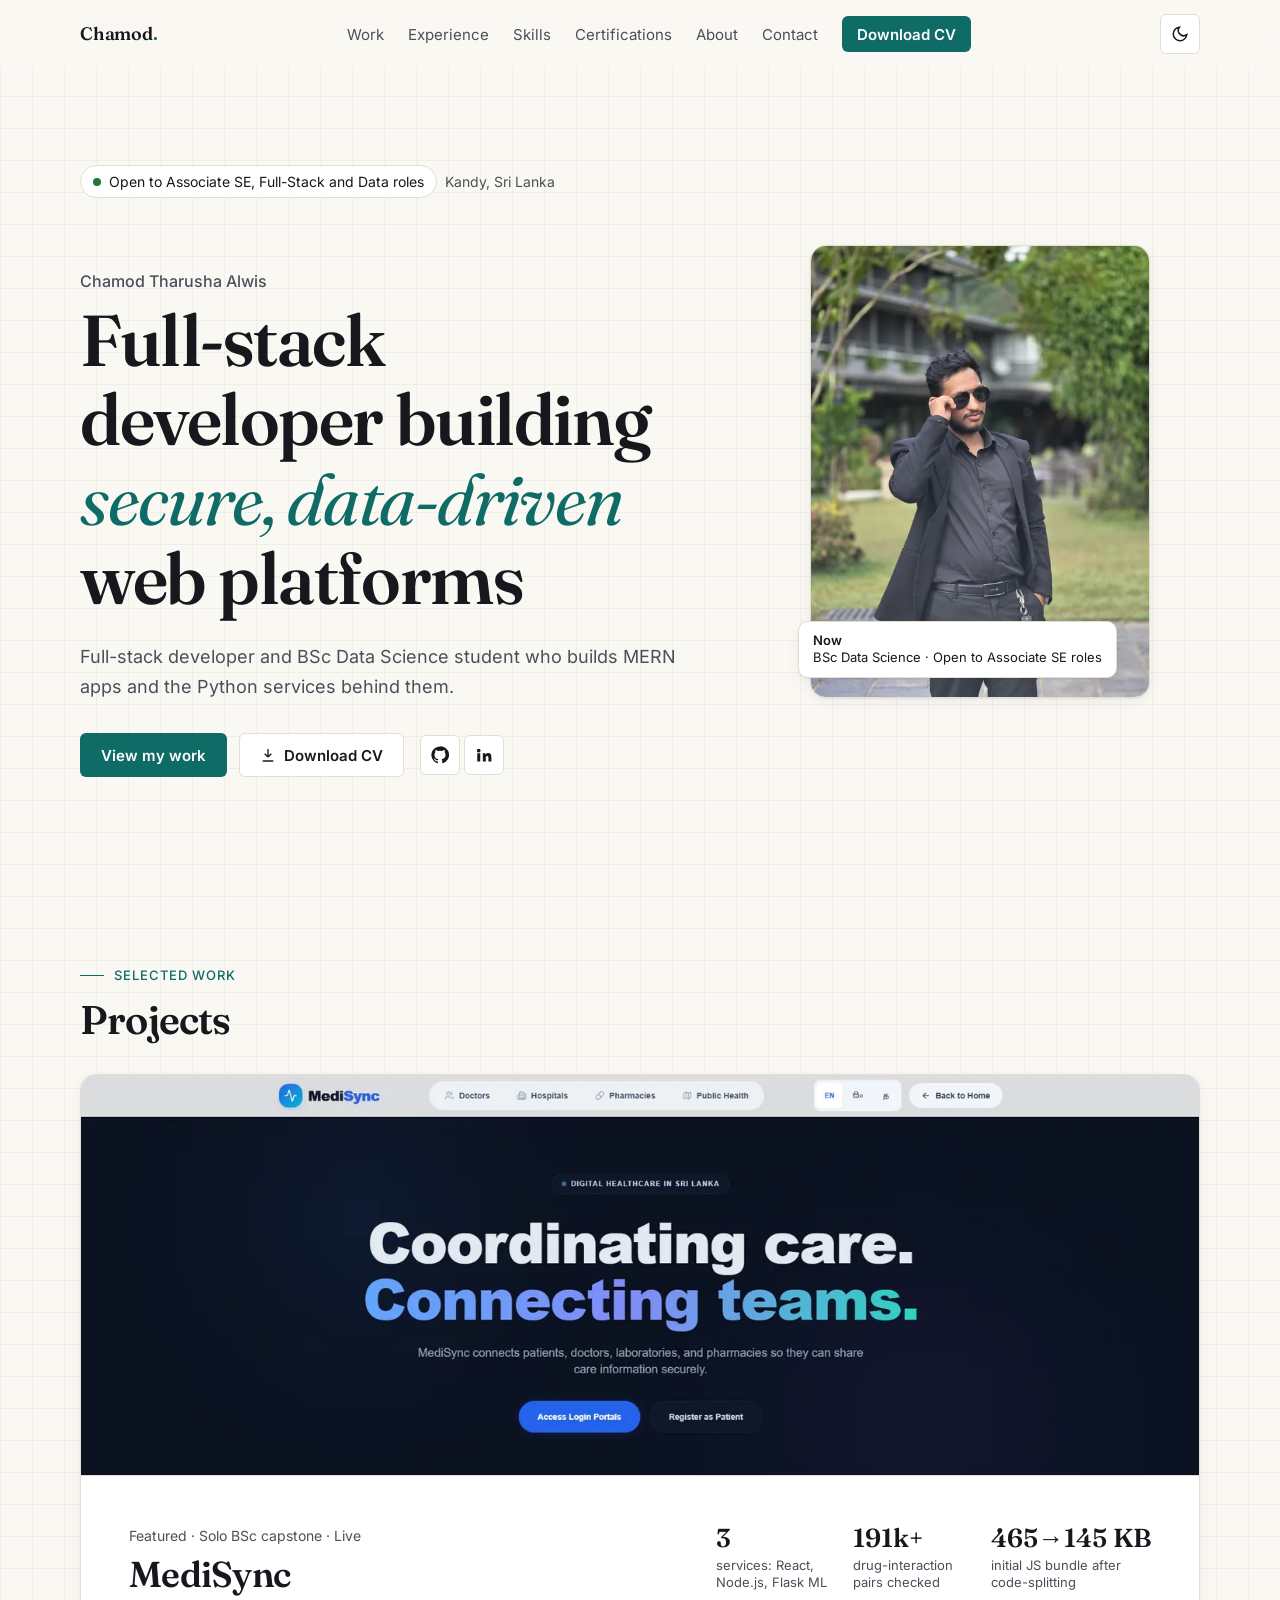
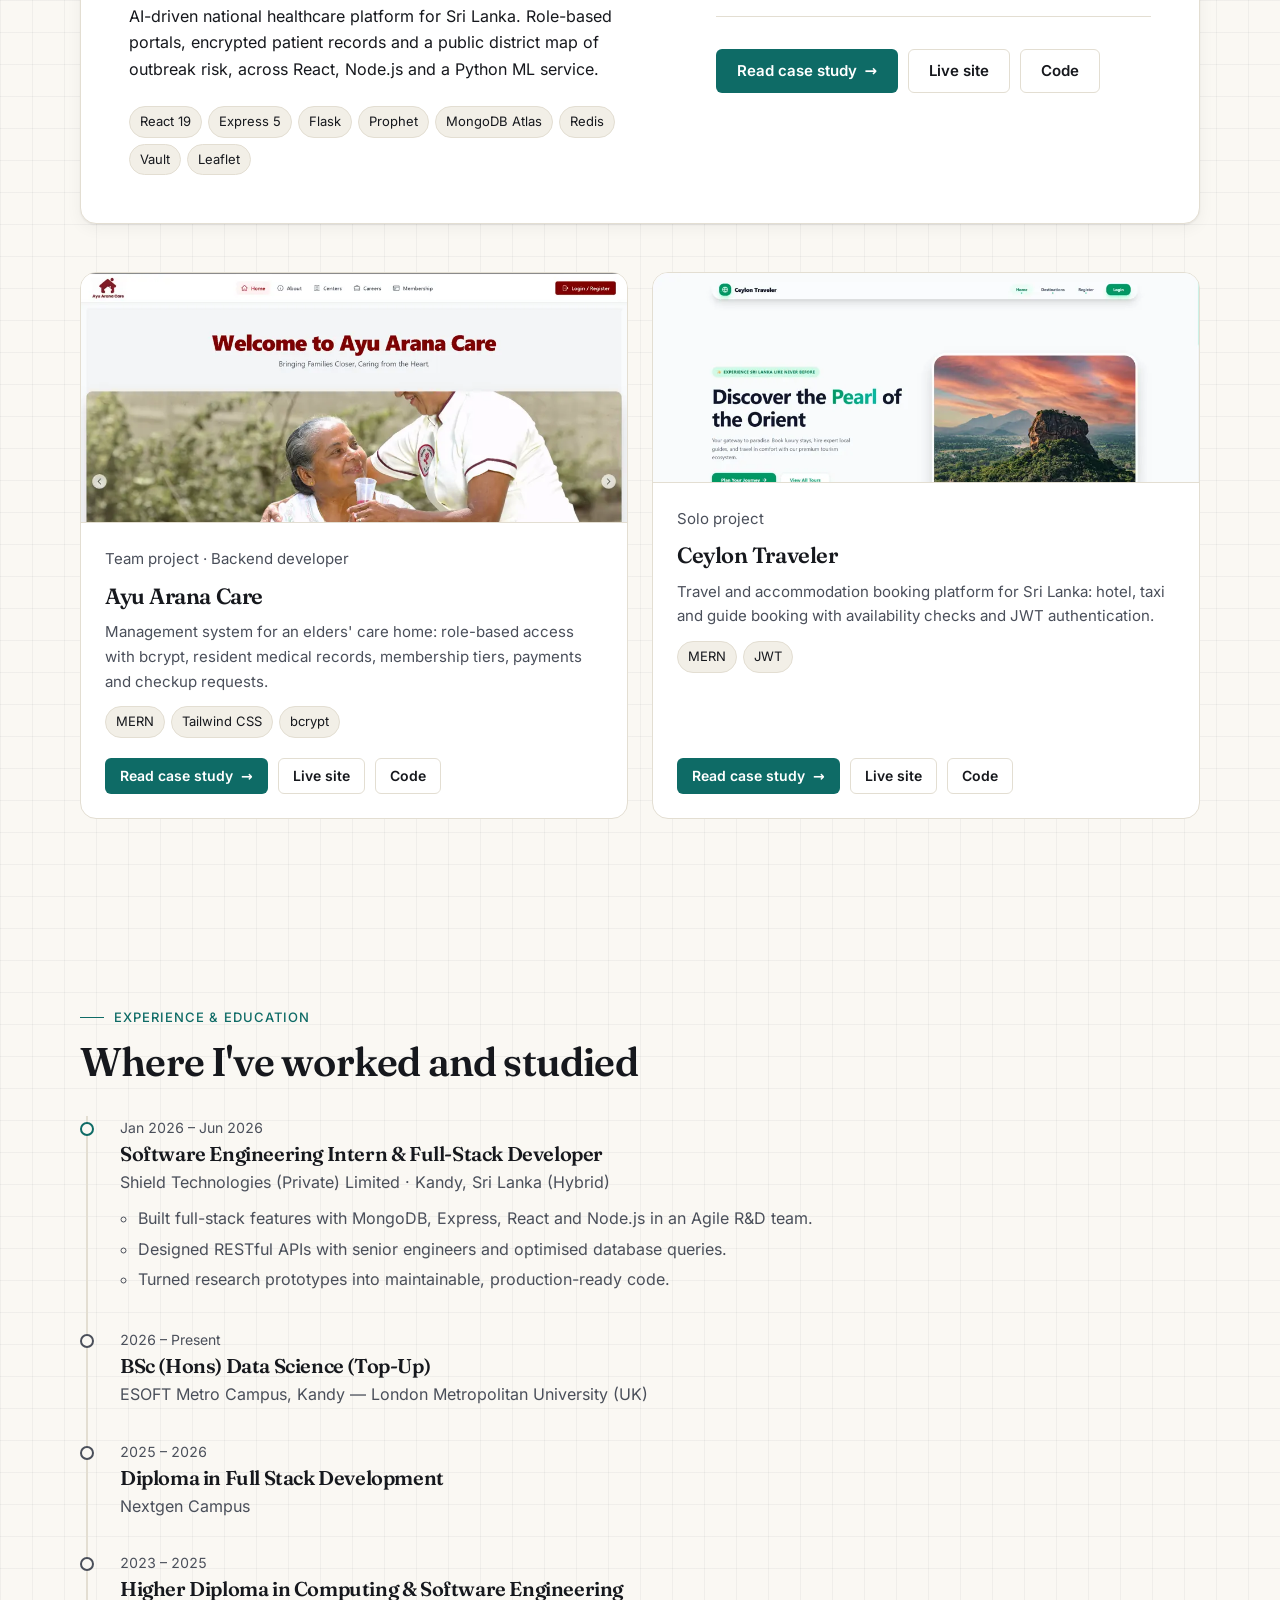
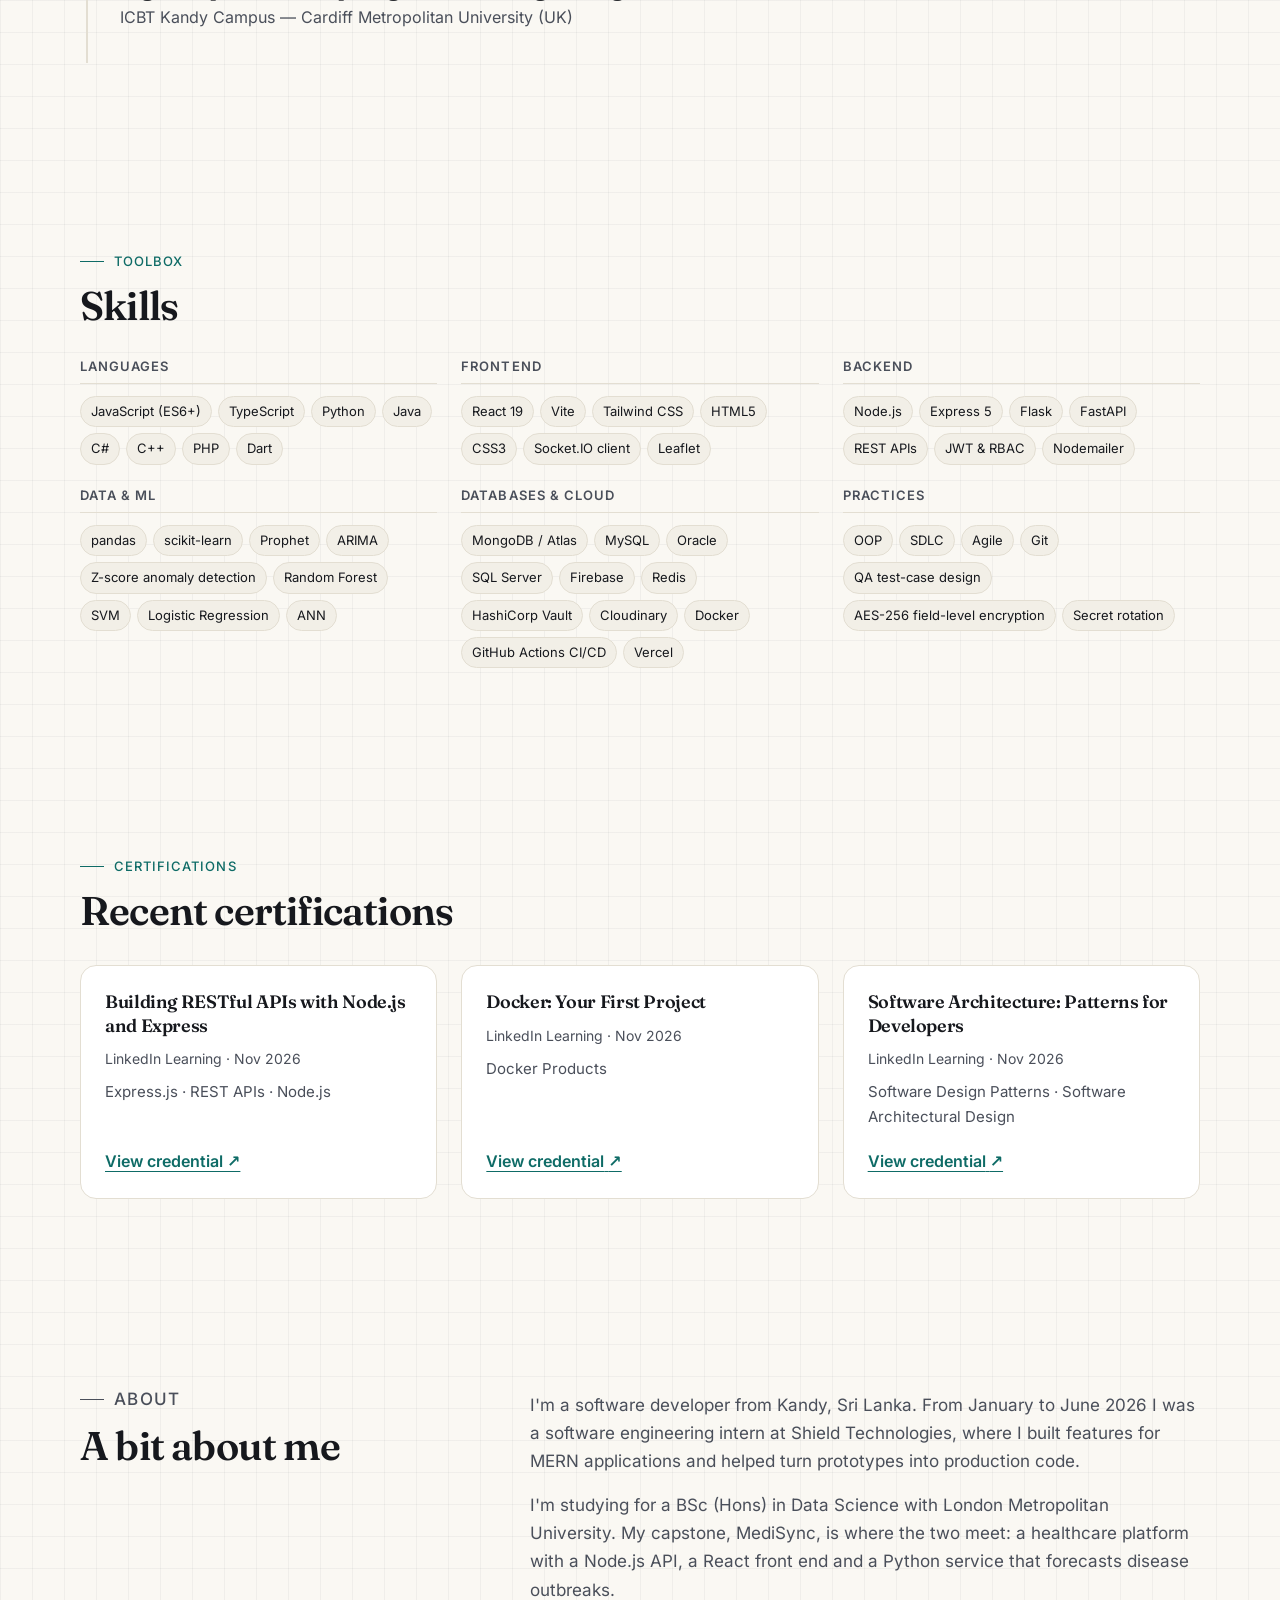
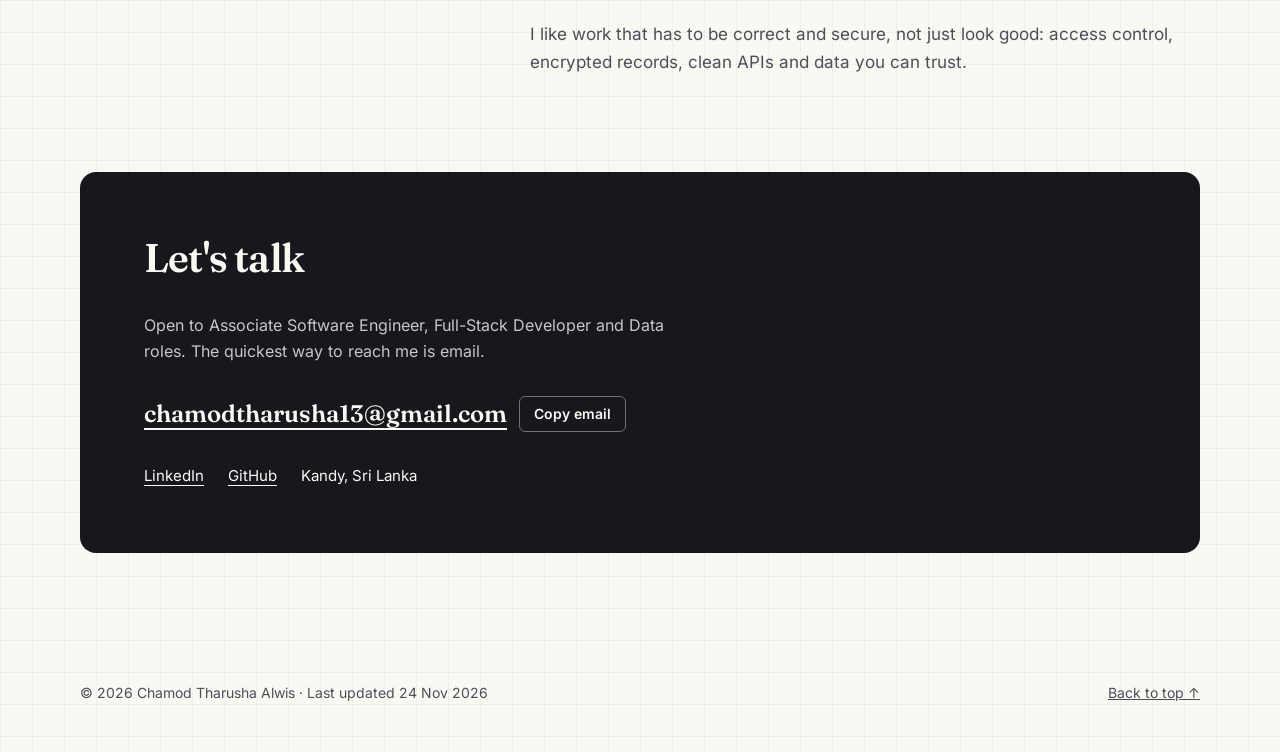
<file: index.html>
<!DOCTYPE html>
<html lang="en">
<head>
<meta charset="utf-8">
<meta name="viewport" content="width=device-width, initial-scale=1">
<title>Chamod Tharusha Alwis — Full-Stack Developer, Kandy</title>
<meta name="description" content="Full-stack developer in Kandy, Sri Lanka building secure, data-driven web apps with MERN, Python and Flask. Open to Associate SE, Full-Stack and Data roles.">
<link rel="canonical" href="https://www.chamodtharusha.com.lk/">
<meta name="color-scheme" content="light dark">
<meta name="theme-color" content="#FAF8F3" media="(prefers-color-scheme: light)">
<meta name="theme-color" content="#121417" media="(prefers-color-scheme: dark)">
<meta property="og:type" content="website">
<meta property="og:site_name" content="Chamod Tharusha Alwis">
<meta property="og:title" content="Chamod Tharusha Alwis — Full-Stack Developer, Kandy">
<meta property="og:description" content="Full-stack developer in Kandy, Sri Lanka building secure, data-driven web apps with MERN, Python and Flask. Open to Associate SE, Full-Stack and Data roles.">
<meta property="og:url" content="https://www.chamodtharusha.com.lk/">
<meta property="og:image" content="https://www.chamodtharusha.com.lk/assets/img/og-image.jpg?v=1982265dd5">
<meta property="og:image:width" content="1200">
<meta property="og:image:height" content="630">
<meta property="og:image:alt" content="Chamod Tharusha Alwis — Full-stack developer building secure, data-driven web platforms">
<meta name="twitter:card" content="summary_large_image">
<meta name="twitter:title" content="Chamod Tharusha Alwis — Full-Stack Developer, Kandy">
<meta name="twitter:description" content="Full-stack developer in Kandy, Sri Lanka building secure, data-driven web apps with MERN, Python and Flask. Open to Associate SE, Full-Stack and Data roles.">
<meta name="twitter:image" content="https://www.chamodtharusha.com.lk/assets/img/og-image.jpg?v=1982265dd5">
<link rel="icon" href="favicon.ico" sizes="32x32">
<link rel="icon" href="assets/img/favicon.svg?v=ffc416da4d" type="image/svg+xml">
<link rel="apple-touch-icon" href="assets/img/apple-touch-icon.png?v=759fc15ee1">
<link rel="preload" href="assets/fonts/inter-normal-400-600-latin.woff2?v=3100e775e8" as="font" type="font/woff2" crossorigin>
<link rel="preload" href="assets/fonts/fraunces-normal-600-latin.woff2?v=170a928c70" as="font" type="font/woff2" crossorigin>
<link rel="preload" href="assets/fonts/fraunces-italic-400-latin.woff2?v=f51349995e" as="font" type="font/woff2" crossorigin>
<script>try{var t=localStorage.getItem('theme');if(t==='light'||t==='dark')document.documentElement.dataset.theme=t}catch(e){}document.documentElement.classList.add('js')</script>
<link rel="stylesheet" href="assets/css/site.css?v=bfc9b6e3c7">
<script src="assets/js/main.js?v=02dbbd3713" type="module"></script>
<link rel="preload" as="image" href="assets/img/profile-full-480.webp?v=8108035d7a" imagesrcset="assets/img/profile-full-480.webp?v=8108035d7a 480w, assets/img/profile-full-720.webp?v=e606c85e7d 720w" imagesizes="(min-width: 880px) 340px, 220px" type="image/webp">
<script type="application/ld+json">{"@context":"https://schema.org","@type":"Person","name":"Chamod Tharusha Alwis","url":"https://www.chamodtharusha.com.lk/","image":"https://www.chamodtharusha.com.lk/assets/img/profile-full-480.webp?v=8108035d7a","jobTitle":"Full-Stack Developer","email":"mailto:chamodtharusha13@gmail.com","address":{"@type":"PostalAddress","addressLocality":"Kandy","addressCountry":"LK"},"alumniOf":[{"@type":"EducationalOrganization","name":"ESOFT Metro Campus, Kandy"},{"@type":"EducationalOrganization","name":"Nextgen Campus"},{"@type":"EducationalOrganization","name":"ICBT Kandy Campus"}],"sameAs":["https://github.com/Chamod-Tharusha-Alwis","https://www.linkedin.com/in/chamod-alwis"],"knowsAbout":["Full-stack development","MERN stack","Data science","Machine learning"]}</script>
</head>
<body>
<a class="skip" href="#main">Skip to content</a>
<header class="nav" id="top">
  <div class="wrap">
    <a class="brand" href="#top" aria-label="Chamod Tharusha Alwis — home">Chamod<span>.</span></a>
    <nav aria-label="Primary">
      <ul class="nav-links"><li><a href="#work">Work</a></li><li><a href="#experience">Experience</a></li><li><a href="#skills">Skills</a></li><li><a href="#certifications">Certifications</a></li><li><a href="#about">About</a></li><li><a href="#contact">Contact</a></li><li><a class="btn btn-primary btn-sm" href="Chamod_Tharusha_Alwis_CV_Nov2026.pdf" download>Download CV</a></li></ul>
    </nav>
    <div class="nav-tools">
      <button class="icon-btn" id="theme" type="button" aria-label="Switch theme"><svg viewBox="0 0 24 24" fill="none" stroke="currentColor" stroke-width="2" aria-hidden="true"><path d="M21 12.8A9 9 0 1 1 11.2 3a7 7 0 0 0 9.8 9.8z"/></svg></button>
      <button class="icon-btn menu-btn" id="menu-open" type="button" aria-label="Open menu" aria-expanded="false" aria-controls="mobile-menu"><svg viewBox="0 0 24 24" fill="none" stroke="currentColor" stroke-width="2" aria-hidden="true"><path d="M4 7h16M4 12h16M4 17h16"/></svg></button>
    </div>
  </div>
</header>
<div class="mobile-menu" id="mobile-menu" role="dialog" aria-modal="true" aria-label="Menu">
  <div class="head">
    <span class="brand" aria-hidden="true">Chamod<span>.</span></span>
    <button class="icon-btn" id="menu-close" type="button" aria-label="Close menu"><svg viewBox="0 0 24 24" fill="none" stroke="currentColor" stroke-width="2" aria-hidden="true"><path d="M6 6l12 12M18 6 6 18"/></svg></button>
  </div>
  <ul><li><a href="#work">Work</a></li><li><a href="#experience">Experience</a></li><li><a href="#skills">Skills</a></li><li><a href="#certifications">Certifications</a></li><li><a href="#about">About</a></li><li><a href="#contact">Contact</a></li></ul>
  <a class="btn btn-primary" href="Chamod_Tharusha_Alwis_CV_Nov2026.pdf" download>Download CV</a>
</div>
<main id="main">
  <section class="hero" aria-labelledby="hero-h">
    <div class="wrap hero-grid">
      <div>
        <p class="status">
          <span class="pill"><span class="dot" aria-hidden="true"></span>Open to Associate SE, Full-Stack and Data roles</span>
          <span>Kandy, Sri Lanka</span>
        </p>
        <h1 id="hero-h"><span class="name">Chamod Tharusha Alwis</span><br>Full-stack developer building <em>secure, data-driven</em> web platforms</h1>
        <p class="lead">Full-stack developer and BSc Data Science student who builds MERN apps and the Python services behind them.</p>
        <div class="cta">
          <a class="btn btn-primary" href="#work">View my work</a>
          <a class="btn btn-ghost" href="Chamod_Tharusha_Alwis_CV_Nov2026.pdf" download><svg viewBox="0 0 24 24" fill="none" stroke="currentColor" stroke-width="2" aria-hidden="true"><path d="M12 3v12m0 0 5-5m-5 5-5-5M4 21h16"/></svg>Download CV</a>
          <span class="socials">
            <a class="icon-btn" href="https://github.com/Chamod-Tharusha-Alwis" target="_blank" rel="noopener" aria-label="GitHub (opens in new tab)"><svg viewBox="0 0 24 24" fill="currentColor" aria-hidden="true"><path d="M12 .5a11.5 11.5 0 0 0-3.64 22.41c.58.1.79-.25.79-.56v-2c-3.2.7-3.88-1.37-3.88-1.37-.53-1.33-1.28-1.69-1.28-1.69-1.05-.71.08-.7.08-.7 1.16.08 1.77 1.19 1.77 1.19 1.03 1.77 2.7 1.26 3.36.96.1-.75.4-1.26.73-1.55-2.56-.29-5.25-1.28-5.25-5.68 0-1.26.45-2.28 1.19-3.08-.12-.29-.52-1.46.11-3.05 0 0 .97-.31 3.17 1.18a11 11 0 0 1 5.77 0c2.2-1.49 3.17-1.18 3.17-1.18.63 1.59.23 2.76.11 3.05.74.8 1.19 1.82 1.19 3.08 0 4.41-2.7 5.38-5.26 5.67.41.36.78 1.06.78 2.14v3.17c0 .31.21.67.8.56A11.5 11.5 0 0 0 12 .5Z"/></svg></a>
            <a class="icon-btn" href="https://www.linkedin.com/in/chamod-alwis" target="_blank" rel="noopener" aria-label="LinkedIn (opens in new tab)"><svg viewBox="0 0 24 24" fill="currentColor" aria-hidden="true"><path d="M4.98 3.5a2.5 2.5 0 1 1 0 5 2.5 2.5 0 0 1 0-5ZM3 9.75h4v11H3v-11Zm6.5 0h3.8v1.5h.06c.53-1 1.83-2.06 3.77-2.06 4.03 0 4.77 2.65 4.77 6.1v5.46h-4v-4.84c0-1.16-.02-2.65-1.61-2.65-1.62 0-1.87 1.26-1.87 2.56v4.93h-4v-11Z"/></svg></a>
          </span>
        </div>
      </div>
      <figure class="portrait">
        <img src="assets/img/profile-full-480.webp?v=8108035d7a" srcset="assets/img/profile-full-480.webp?v=8108035d7a 480w, assets/img/profile-full-720.webp?v=e606c85e7d 720w" sizes="(min-width: 880px) 340px, 220px" width="480" height="640" fetchpriority="high" alt="Chamod Tharusha Alwis standing outdoors in a dark blazer">
        <figcaption><b>Now</b>BSc Data Science · Open to Associate SE roles</figcaption>
      </figure>
    </div>
  </section>

  <section id="work" aria-labelledby="work-h">
    <div class="wrap">
      <p class="eyebrow">Selected work</p>
      <h2 id="work-h">Projects</h2>
      <article class="featured reveal" aria-labelledby="f-h">
        <div class="featured-media"><img src="assets/img/medisync-landing-960.webp?v=4273c2687d" srcset="assets/img/medisync-landing-480.webp?v=72bd698bc6 480w, assets/img/medisync-landing-960.webp?v=4273c2687d 960w, assets/img/medisync-landing-1440.webp?v=8b5d0385e6 1440w" sizes="(min-width: 1180px) 1120px, 100vw" width="1440" height="515" loading="lazy" decoding="async" alt="MediSync landing page with the headline “Coordinating care. Connecting teams.” and buttons to access the login portals or register as a patient"></div>
        <div class="featured-body">
          <div class="fb-text">
            <p class="meta">Featured · Solo BSc capstone · Live</p>
            <h3 id="f-h">MediSync</h3>
            <p>AI-driven national healthcare platform for Sri Lanka. Role-based portals, encrypted patient records and a public district map of outbreak risk, across React, Node.js and a Python ML service.</p>
            <ul class="chips"><li class="chip">React 19</li><li class="chip">Express 5</li><li class="chip">Flask</li><li class="chip">Prophet</li><li class="chip">MongoDB Atlas</li><li class="chip">Redis</li><li class="chip">Vault</li><li class="chip">Leaflet</li></ul>
          </div>
          <div class="fb-facts">
            <dl class="stats"><div class="stat"><dt>services: React, Node.js, Flask ML</dt><dd>3</dd></div><div class="stat"><dt>drug-interaction pairs checked</dt><dd>191k+</dd></div><div class="stat"><dt>initial JS bundle after code-splitting</dt><dd>465→145 KB</dd></div></dl>
            <div class="actions"><a class="btn btn-primary" href="projects/medisync.html">Read case study <span aria-hidden="true">→</span></a>
<a class="btn btn-ghost" href="https://medisync.chamodtharusha.com.lk/" target="_blank" rel="noopener">Live site<span class="sr-only"> (opens in new tab)</span></a>
<a class="btn btn-ghost" href="https://github.com/Chamod-Tharusha-Alwis/MediSync" target="_blank" rel="noopener">Code<span class="sr-only"> (opens in new tab)</span></a></div>
          </div>
        </div>
      </article>
      <div class="spacer"></div>
      <div class="grid-2">
        <article class="card reveal" data-cat="full-stack">
          <img src="assets/img/ayu-arana-care-960.webp?v=86b45c9036" srcset="assets/img/ayu-arana-care-480.webp?v=bf54b58c59 480w, assets/img/ayu-arana-care-960.webp?v=86b45c9036 960w" sizes="(min-width: 768px) 540px, 100vw" width="960" height="438" loading="lazy" decoding="async" alt="Ayu Arana Care home page">
          <div class="card-body">
            <p class="meta">Team project · Backend developer</p>
            <h3>Ayu Arana Care</h3>
            <p>Management system for an elders' care home: role-based access with bcrypt, resident medical records, membership tiers, payments and checkup requests.</p>
            <ul class="chips"><li class="chip">MERN</li><li class="chip">Tailwind CSS</li><li class="chip">bcrypt</li></ul>
            <div class="actions"><a class="btn btn-primary btn-sm" href="projects/ayu-arana-care.html">Read case study <span aria-hidden="true">→</span></a>
<a class="btn btn-ghost btn-sm" href="https://ayu-arana-care.chamodtharusha.com.lk/" target="_blank" rel="noopener">Live site<span class="sr-only"> (opens in new tab)</span></a>
<a class="btn btn-ghost btn-sm" href="https://github.com/Chamod-Tharusha-Alwis/Ayu-Arana-Care" target="_blank" rel="noopener">Code<span class="sr-only"> (opens in new tab)</span></a></div>
          </div>
        </article>
        <article class="card reveal" data-cat="full-stack">
          <img src="assets/img/ceylon-traveler-960.webp?v=8ad5b6bb40" srcset="assets/img/ceylon-traveler-480.webp?v=da36044e27 480w, assets/img/ceylon-traveler-960.webp?v=8ad5b6bb40 960w" sizes="(min-width: 768px) 540px, 100vw" width="960" height="367" loading="lazy" decoding="async" alt="Ceylon Traveler home page: Discover the Pearl of the Orient, with a photo of Sigiriya">
          <div class="card-body">
            <p class="meta">Solo project</p>
            <h3>Ceylon Traveler</h3>
            <p>Travel and accommodation booking platform for Sri Lanka: hotel, taxi and guide booking with availability checks and JWT authentication.</p>
            <ul class="chips"><li class="chip">MERN</li><li class="chip">JWT</li></ul>
            <div class="actions"><a class="btn btn-primary btn-sm" href="projects/ceylon-traveler.html">Read case study <span aria-hidden="true">→</span></a>
<a class="btn btn-ghost btn-sm" href="https://ceylon-traveler.chamodtharusha.com.lk/" target="_blank" rel="noopener">Live site<span class="sr-only"> (opens in new tab)</span></a>
<a class="btn btn-ghost btn-sm" href="https://github.com/Chamod-Tharusha-Alwis/Ceylon-Traveler" target="_blank" rel="noopener">Code<span class="sr-only"> (opens in new tab)</span></a></div>
          </div>
        </article>
      </div>
    </div>
  </section>

  <section id="experience" aria-labelledby="exp-h">
    <div class="wrap">
      <p class="eyebrow">Experience &amp; education</p>
      <h2 id="exp-h">Where I've worked and studied</h2>
      <ol class="timeline">
        <li class="reveal">
          <p class="when">Jan 2026 – Jun 2026</p>
          <h3>Software Engineering Intern &amp; Full-Stack Developer</h3>
          <p class="org">Shield Technologies (Private) Limited · Kandy, Sri Lanka (Hybrid)</p>
          <ul><li>Built full-stack features with MongoDB, Express, React and Node.js in an Agile R&amp;D team.</li><li>Designed RESTful APIs with senior engineers and optimised database queries.</li><li>Turned research prototypes into maintainable, production-ready code.</li></ul>
        </li>
        <li class="edu reveal"><p class="when">2026 – Present</p><h3>BSc (Hons) Data Science (Top-Up)</h3><p class="org">ESOFT Metro Campus, Kandy — London Metropolitan University (UK)</p></li>
        <li class="edu reveal"><p class="when">2025 – 2026</p><h3>Diploma in Full Stack Development</h3><p class="org">Nextgen Campus</p></li>
        <li class="edu reveal"><p class="when">2023 – 2025</p><h3>Higher Diploma in Computing &amp; Software Engineering</h3><p class="org">ICBT Kandy Campus — Cardiff Metropolitan University (UK)</p></li>
      </ol>
    </div>
  </section>

  <section id="skills" aria-labelledby="skills-h">
    <div class="wrap">
      <p class="eyebrow">Toolbox</p>
      <h2 id="skills-h">Skills</h2>
      <div class="skills">
        <div class="skill-group"><h3 id="sk-0">Languages</h3><ul class="chips" aria-labelledby="sk-0"><li class="chip">JavaScript (ES6+)</li><li class="chip">TypeScript</li><li class="chip">Python</li><li class="chip">Java</li><li class="chip">C#</li><li class="chip">C++</li><li class="chip">PHP</li><li class="chip">Dart</li></ul></div>
        <div class="skill-group"><h3 id="sk-1">Frontend</h3><ul class="chips" aria-labelledby="sk-1"><li class="chip">React 19</li><li class="chip">Vite</li><li class="chip">Tailwind CSS</li><li class="chip">HTML5</li><li class="chip">CSS3</li><li class="chip">Socket.IO client</li><li class="chip">Leaflet</li></ul></div>
        <div class="skill-group"><h3 id="sk-2">Backend</h3><ul class="chips" aria-labelledby="sk-2"><li class="chip">Node.js</li><li class="chip">Express 5</li><li class="chip">Flask</li><li class="chip">FastAPI</li><li class="chip">REST APIs</li><li class="chip">JWT &amp; RBAC</li><li class="chip">Nodemailer</li></ul></div>
        <div class="skill-group"><h3 id="sk-3">Data &amp; ML</h3><ul class="chips" aria-labelledby="sk-3"><li class="chip">pandas</li><li class="chip">scikit-learn</li><li class="chip">Prophet</li><li class="chip">ARIMA</li><li class="chip">Z-score anomaly detection</li><li class="chip">Random Forest</li><li class="chip">SVM</li><li class="chip">Logistic Regression</li><li class="chip">ANN</li></ul></div>
        <div class="skill-group"><h3 id="sk-4">Databases &amp; Cloud</h3><ul class="chips" aria-labelledby="sk-4"><li class="chip">MongoDB / Atlas</li><li class="chip">MySQL</li><li class="chip">Oracle</li><li class="chip">SQL Server</li><li class="chip">Firebase</li><li class="chip">Redis</li><li class="chip">HashiCorp Vault</li><li class="chip">Cloudinary</li><li class="chip">Docker</li><li class="chip">GitHub Actions CI/CD</li><li class="chip">Vercel</li></ul></div>
        <div class="skill-group"><h3 id="sk-5">Practices</h3><ul class="chips" aria-labelledby="sk-5"><li class="chip">OOP</li><li class="chip">SDLC</li><li class="chip">Agile</li><li class="chip">Git</li><li class="chip">QA test-case design</li><li class="chip">AES-256 field-level encryption</li><li class="chip">Secret rotation</li></ul></div>
      </div>
    </div>
  </section>

  <section id="certifications" aria-labelledby="certs-h">
    <div class="wrap">
      <p class="eyebrow">Certifications</p>
      <h2 id="certs-h">Recent certifications</h2>
      <ul class="certs">
        <li class="cert reveal">
          <h3 id="cert-0">Building RESTful APIs with Node.js and Express</h3>
          <p class="meta">LinkedIn Learning · Nov 2026</p>
          <p class="cert-skills"><span class="sr-only">Skills covered: </span>Express.js · REST APIs · Node.js</p>
          <a class="text-link" href="https://www.linkedin.com/learning/certificates/b72a1767ef509ae549c46f05bcd51171a294952add5c0a7bcd4e98e0f71b4921" target="_blank" rel="noopener">View credential<span class="sr-only"> for Building RESTful APIs with Node.js and Express (opens in new tab)</span> <span aria-hidden="true">↗</span></a>
        </li>
        <li class="cert reveal">
          <h3 id="cert-1">Docker: Your First Project</h3>
          <p class="meta">LinkedIn Learning · Nov 2026</p>
          <p class="cert-skills"><span class="sr-only">Skills covered: </span>Docker Products</p>
          <a class="text-link" href="https://www.linkedin.com/learning/certificates/2f731a976695c8ffdbee71a850075732c18b57ee166fb5352caf7b1ff56b1d68" target="_blank" rel="noopener">View credential<span class="sr-only"> for Docker: Your First Project (opens in new tab)</span> <span aria-hidden="true">↗</span></a>
        </li>
        <li class="cert reveal">
          <h3 id="cert-2">Software Architecture: Patterns for Developers</h3>
          <p class="meta">LinkedIn Learning · Nov 2026</p>
          <p class="cert-skills"><span class="sr-only">Skills covered: </span>Software Design Patterns · Software Architectural Design</p>
          <a class="text-link" href="https://www.linkedin.com/learning/certificates/5a0742b0b20b35e55429399c47d0307da731f5509f21e0bc2f121c383d9af637" target="_blank" rel="noopener">View credential<span class="sr-only"> for Software Architecture: Patterns for Developers (opens in new tab)</span> <span aria-hidden="true">↗</span></a>
        </li>
      </ul>
    </div>
  </section>

  <section id="about" aria-labelledby="about-h">
    <div class="wrap about">
      <div><p class="eyebrow">About</p><h2 id="about-h">A bit about me</h2></div>
      <div><p>I'm a software developer from Kandy, Sri Lanka. From January to June 2026 I was a software engineering intern at Shield Technologies, where I built features for MERN applications and helped turn prototypes into production code.</p>
        <p>I'm studying for a BSc (Hons) in Data Science with London Metropolitan University. My capstone, MediSync, is where the two meet: a healthcare platform with a Node.js API, a React front end and a Python service that forecasts disease outbreaks.</p>
        <p>I like work that has to be correct and secure, not just look good: access control, encrypted records, clean APIs and data you can trust.</p></div>
    </div>
  </section>

  <section id="contact" class="flush-top" aria-labelledby="contact-h">
    <div class="wrap">
      <div class="contact-card">
        <h2 id="contact-h">Let's talk</h2>
        <p>Open to Associate Software Engineer, Full-Stack Developer and Data roles. The quickest way to reach me is email.</p>
        <div class="email-row">
          <a class="email" href="mailto:chamodtharusha13@gmail.com">chamodtharusha13@gmail.com</a>
          <button class="btn btn-ghost btn-sm" type="button" id="copy" data-email="chamodtharusha13@gmail.com">Copy email</button>
          <span role="status" aria-live="polite" id="copy-msg" class="meta"></span>
        </div>
        <div class="contact-links">
          <a href="https://www.linkedin.com/in/chamod-alwis" target="_blank" rel="noopener">LinkedIn<span class="sr-only"> (opens in new tab)</span></a>
          <a href="https://github.com/Chamod-Tharusha-Alwis" target="_blank" rel="noopener">GitHub<span class="sr-only"> (opens in new tab)</span></a>
          <span>Kandy, Sri Lanka</span>
        </div>
      </div>
    </div>
  </section>
</main>
<footer>
  <div class="wrap">
    <span>© 2026 Chamod Tharusha Alwis · Last updated <time datetime="2026-11-24">24 Nov 2026</time></span>
    <a href="#top">Back to top ↑</a>
  </div>
</footer>
</body>
</html>
</file>
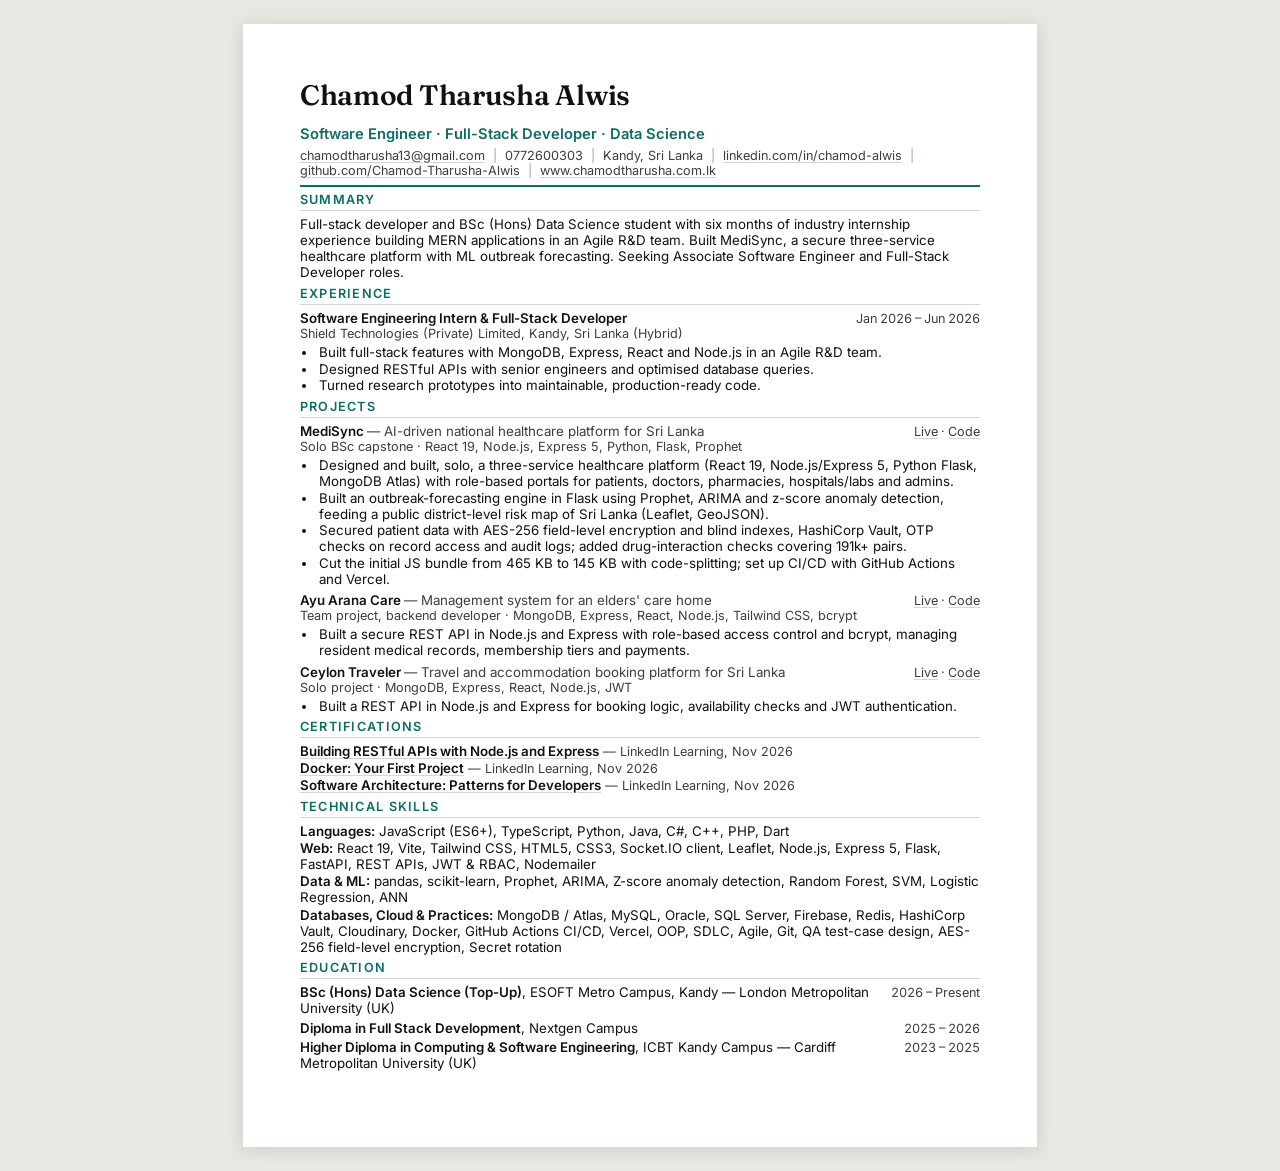
<file: cv/cv.html>
<!DOCTYPE html>
<html lang="en">
<head>
<meta charset="utf-8">
<meta name="viewport" content="width=device-width, initial-scale=1">
<title>Chamod Tharusha Alwis — CV</title>
<meta name="description" content="CV of Chamod Tharusha Alwis, Software Engineer · Full-Stack Developer · Data Science.">
<meta name="author" content="Chamod Tharusha Alwis">
<link rel="canonical" href="https://www.chamodtharusha.com.lk/cv/cv.html">
<link rel="icon" href="../favicon.ico" sizes="32x32">
<link rel="stylesheet" href="cv.css">
</head>
<body>
<main class="cv">
  <header class="cv-head">
    <div class="cv-name"><h1>Chamod Tharusha Alwis</h1><p class="cv-title">Software Engineer · Full-Stack Developer · Data Science</p></div>
    <p class="cv-contact"><a href="mailto:chamodtharusha13@gmail.com">chamodtharusha13@gmail.com</a> <span class="sep" aria-hidden="true">|</span> 0772600303 <span class="sep" aria-hidden="true">|</span> Kandy, Sri Lanka <span class="sep" aria-hidden="true">|</span> <a href="https://www.linkedin.com/in/chamod-alwis">linkedin.com/in/chamod-alwis</a> <span class="sep" aria-hidden="true">|</span> <a href="https://github.com/Chamod-Tharusha-Alwis">github.com/Chamod-Tharusha-Alwis</a> <span class="sep" aria-hidden="true">|</span> <a href="https://www.chamodtharusha.com.lk/">www.chamodtharusha.com.lk</a></p>
  </header>
  <section><h2>Summary</h2><p>Full-stack developer and BSc (Hons) Data Science student with six months of industry internship experience building MERN applications in an Agile R&amp;D team. Built MediSync, a secure three-service healthcare platform with ML outbreak forecasting. Seeking Associate Software Engineer and Full-Stack Developer roles.</p></section>
  <section><h2>Experience</h2>
    <div class="item"><div class="row"><h3>Software Engineering Intern &amp; Full-Stack Developer</h3><span class="when">Jan 2026 – Jun 2026</span></div>
    <p class="sub">Shield Technologies (Private) Limited, Kandy, Sri Lanka (Hybrid)</p><ul><li>Built full-stack features with MongoDB, Express, React and Node.js in an Agile R&amp;D team.</li><li>Designed RESTful APIs with senior engineers and optimised database queries.</li><li>Turned research prototypes into maintainable, production-ready code.</li></ul></div>
  </section>
  <section><h2>Projects</h2>
    <div class="item"><div class="row"><h3>MediSync <span class="tag">— AI-driven national healthcare platform for Sri Lanka</span></h3><span class="when"><a href="https://medisync.chamodtharusha.com.lk/">Live</a> · <a href="https://github.com/Chamod-Tharusha-Alwis/MediSync">Code</a></span></div>
    <p class="sub">Solo BSc capstone · React 19, Node.js, Express 5, Python, Flask, Prophet</p><ul><li>Designed and built, solo, a three-service healthcare platform (React 19, Node.js/Express 5, Python Flask, MongoDB Atlas) with role-based portals for patients, doctors, pharmacies, hospitals/labs and admins.</li><li>Built an outbreak-forecasting engine in Flask using Prophet, ARIMA and z-score anomaly detection, feeding a public district-level risk map of Sri Lanka (Leaflet, GeoJSON).</li><li>Secured patient data with AES-256 field-level encryption and blind indexes, HashiCorp Vault, OTP checks on record access and audit logs; added drug-interaction checks covering 191k+ pairs.</li><li>Cut the initial JS bundle from 465 KB to 145 KB with code-splitting; set up CI/CD with GitHub Actions and Vercel.</li></ul></div>
    <div class="item"><div class="row"><h3>Ayu Arana Care <span class="tag">— Management system for an elders' care home</span></h3><span class="when"><a href="https://ayu-arana-care.chamodtharusha.com.lk/">Live</a> · <a href="https://github.com/Chamod-Tharusha-Alwis/Ayu-Arana-Care">Code</a></span></div>
    <p class="sub">Team project, backend developer · MongoDB, Express, React, Node.js, Tailwind CSS, bcrypt</p><ul><li>Built a secure REST API in Node.js and Express with role-based access control and bcrypt, managing resident medical records, membership tiers and payments.</li></ul></div>
    <div class="item"><div class="row"><h3>Ceylon Traveler <span class="tag">— Travel and accommodation booking platform for Sri Lanka</span></h3><span class="when"><a href="https://ceylon-traveler.chamodtharusha.com.lk/">Live</a> · <a href="https://github.com/Chamod-Tharusha-Alwis/Ceylon-Traveler">Code</a></span></div>
    <p class="sub">Solo project · MongoDB, Express, React, Node.js, JWT</p><ul><li>Built a REST API in Node.js and Express for booking logic, availability checks and JWT authentication.</li></ul></div>
  </section>
  <section><h2>Certifications</h2>
    <ul class="certs"><li><a href="https://www.linkedin.com/learning/certificates/b72a1767ef509ae549c46f05bcd51171a294952add5c0a7bcd4e98e0f71b4921">Building RESTful APIs with Node.js and Express</a> <span class="sub">— LinkedIn Learning, Nov 2026</span></li><li><a href="https://www.linkedin.com/learning/certificates/2f731a976695c8ffdbee71a850075732c18b57ee166fb5352caf7b1ff56b1d68">Docker: Your First Project</a> <span class="sub">— LinkedIn Learning, Nov 2026</span></li><li><a href="https://www.linkedin.com/learning/certificates/5a0742b0b20b35e55429399c47d0307da731f5509f21e0bc2f121c383d9af637">Software Architecture: Patterns for Developers</a> <span class="sub">— LinkedIn Learning, Nov 2026</span></li></ul>
  </section>
  <section><h2>Technical Skills</h2>
    <dl class="skills"><div><dt>Languages:</dt> <dd>JavaScript (ES6+), TypeScript, Python, Java, C#, C++, PHP, Dart</dd></div><div><dt>Web:</dt> <dd>React 19, Vite, Tailwind CSS, HTML5, CSS3, Socket.IO client, Leaflet, Node.js, Express 5, Flask, FastAPI, REST APIs, JWT &amp; RBAC, Nodemailer</dd></div><div><dt>Data &amp; ML:</dt> <dd>pandas, scikit-learn, Prophet, ARIMA, Z-score anomaly detection, Random Forest, SVM, Logistic Regression, ANN</dd></div><div><dt>Databases, Cloud &amp; Practices:</dt> <dd>MongoDB / Atlas, MySQL, Oracle, SQL Server, Firebase, Redis, HashiCorp Vault, Cloudinary, Docker, GitHub Actions CI/CD, Vercel, OOP, SDLC, Agile, Git, QA test-case design, AES-256 field-level encryption, Secret rotation</dd></div></dl>
  </section>
  <section><h2>Education</h2>
    <div class="item edu"><div class="row"><p><strong>BSc (Hons) Data Science (Top-Up)</strong>, ESOFT Metro Campus, Kandy — London Metropolitan University (UK)</p><span class="when">2026 – Present</span></div></div>
    <div class="item edu"><div class="row"><p><strong>Diploma in Full Stack Development</strong>, Nextgen Campus</p><span class="when">2025 – 2026</span></div></div>
    <div class="item edu"><div class="row"><p><strong>Higher Diploma in Computing &amp; Software Engineering</strong>, ICBT Kandy Campus — Cardiff Metropolitan University (UK)</p><span class="when">2023 – 2025</span></div></div>
  </section>
</main>
</body>
</html>
</file>
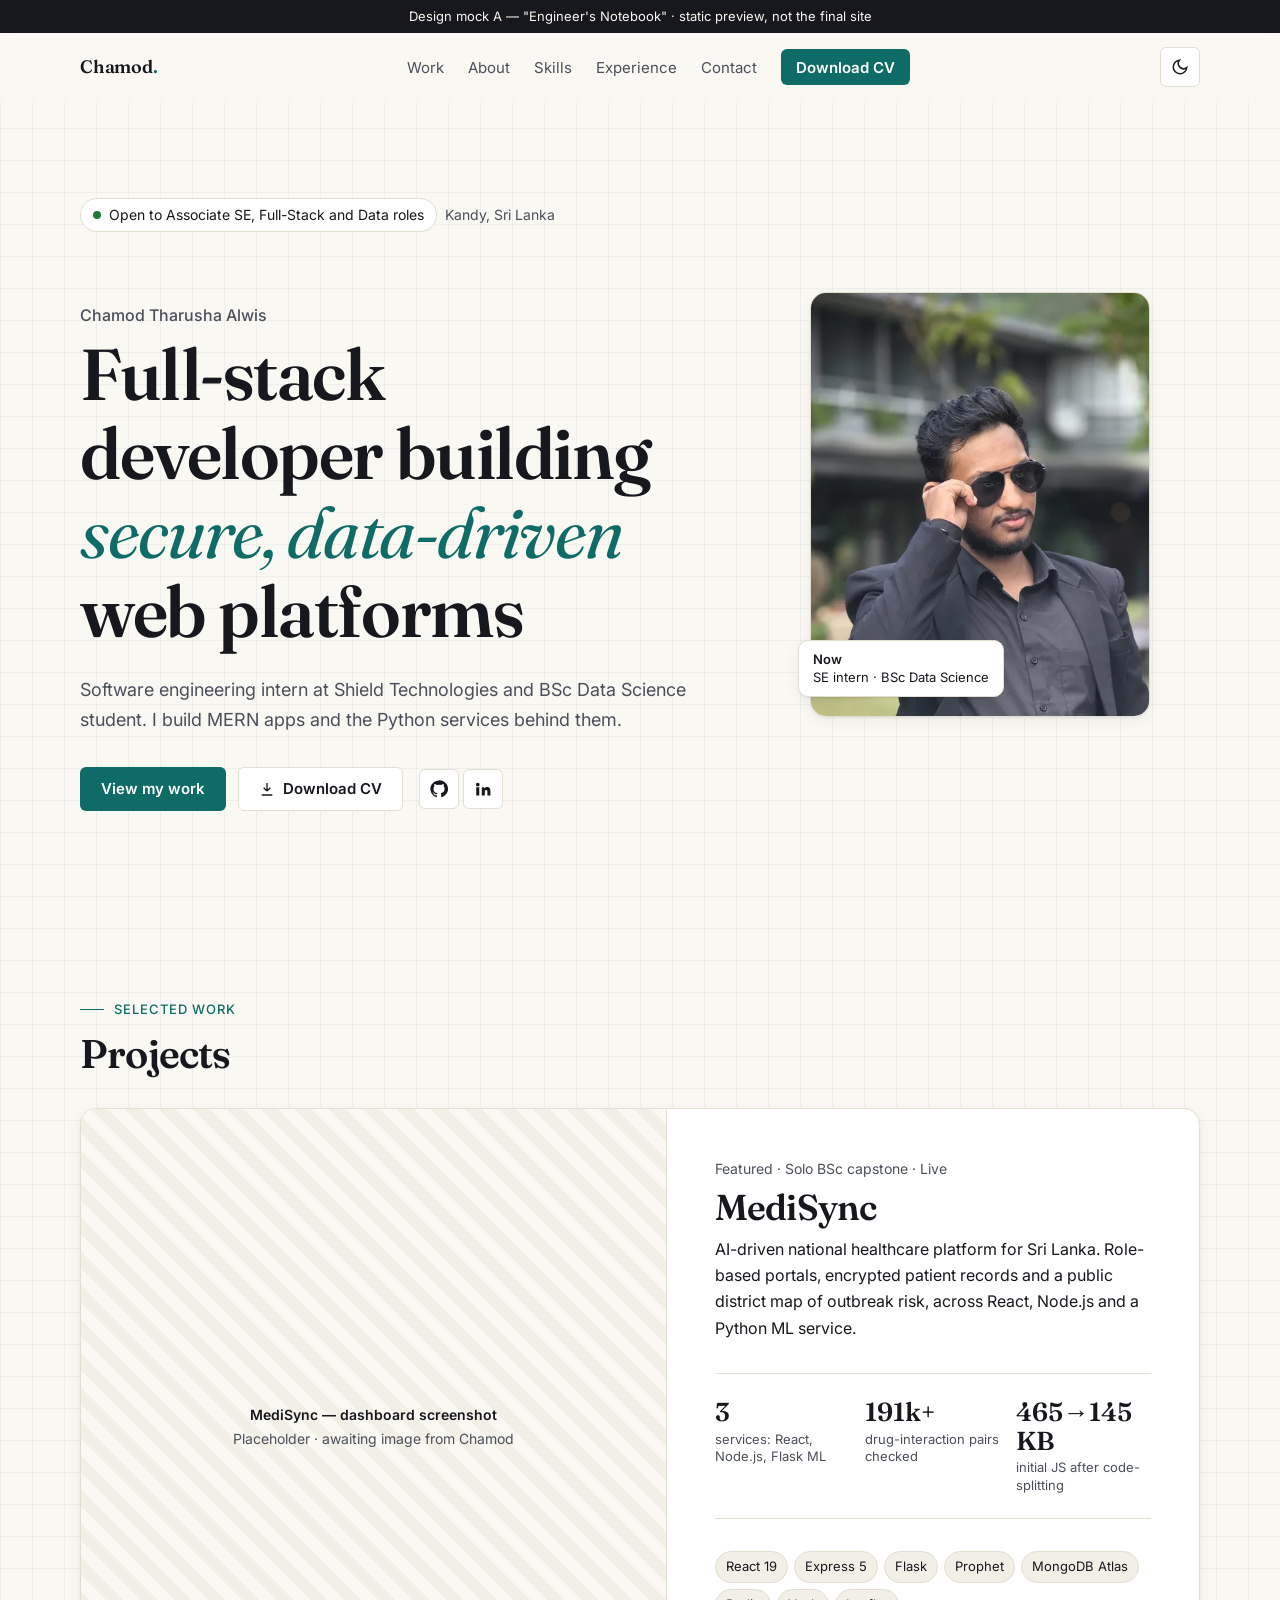
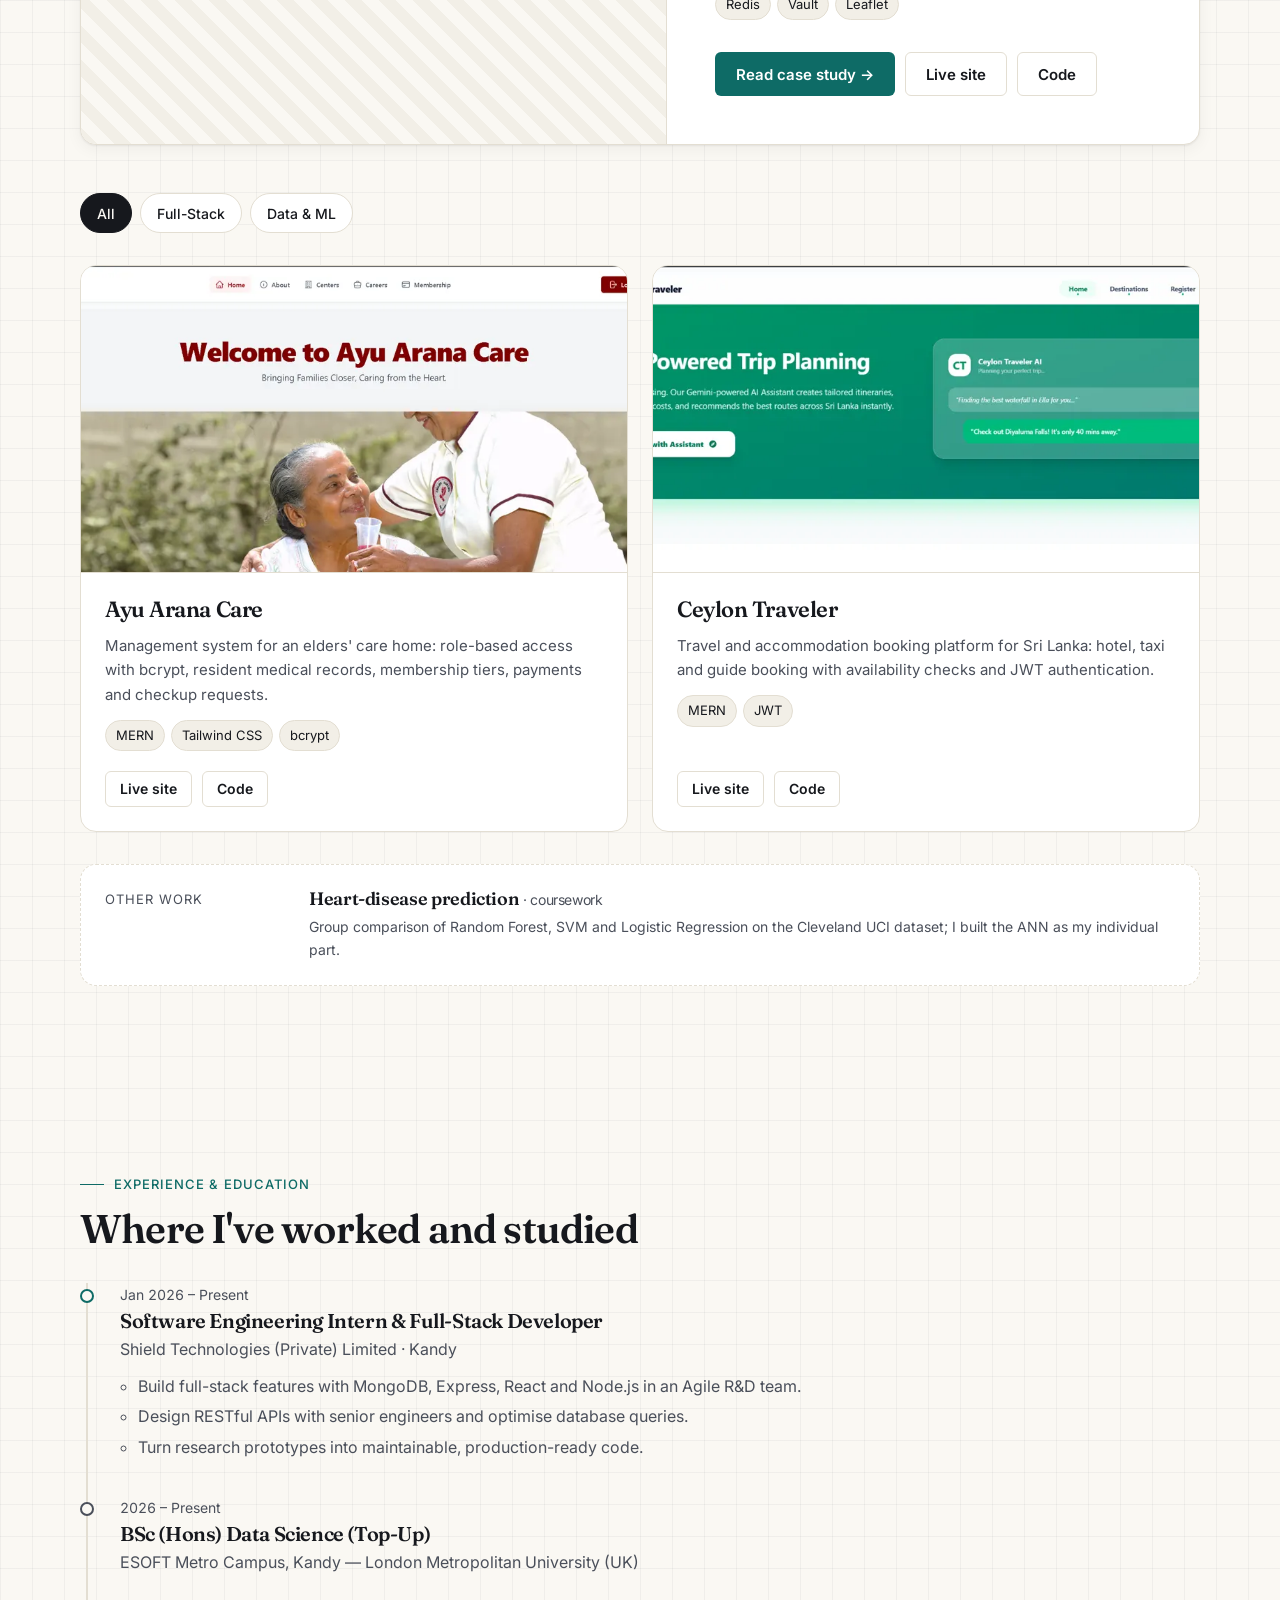
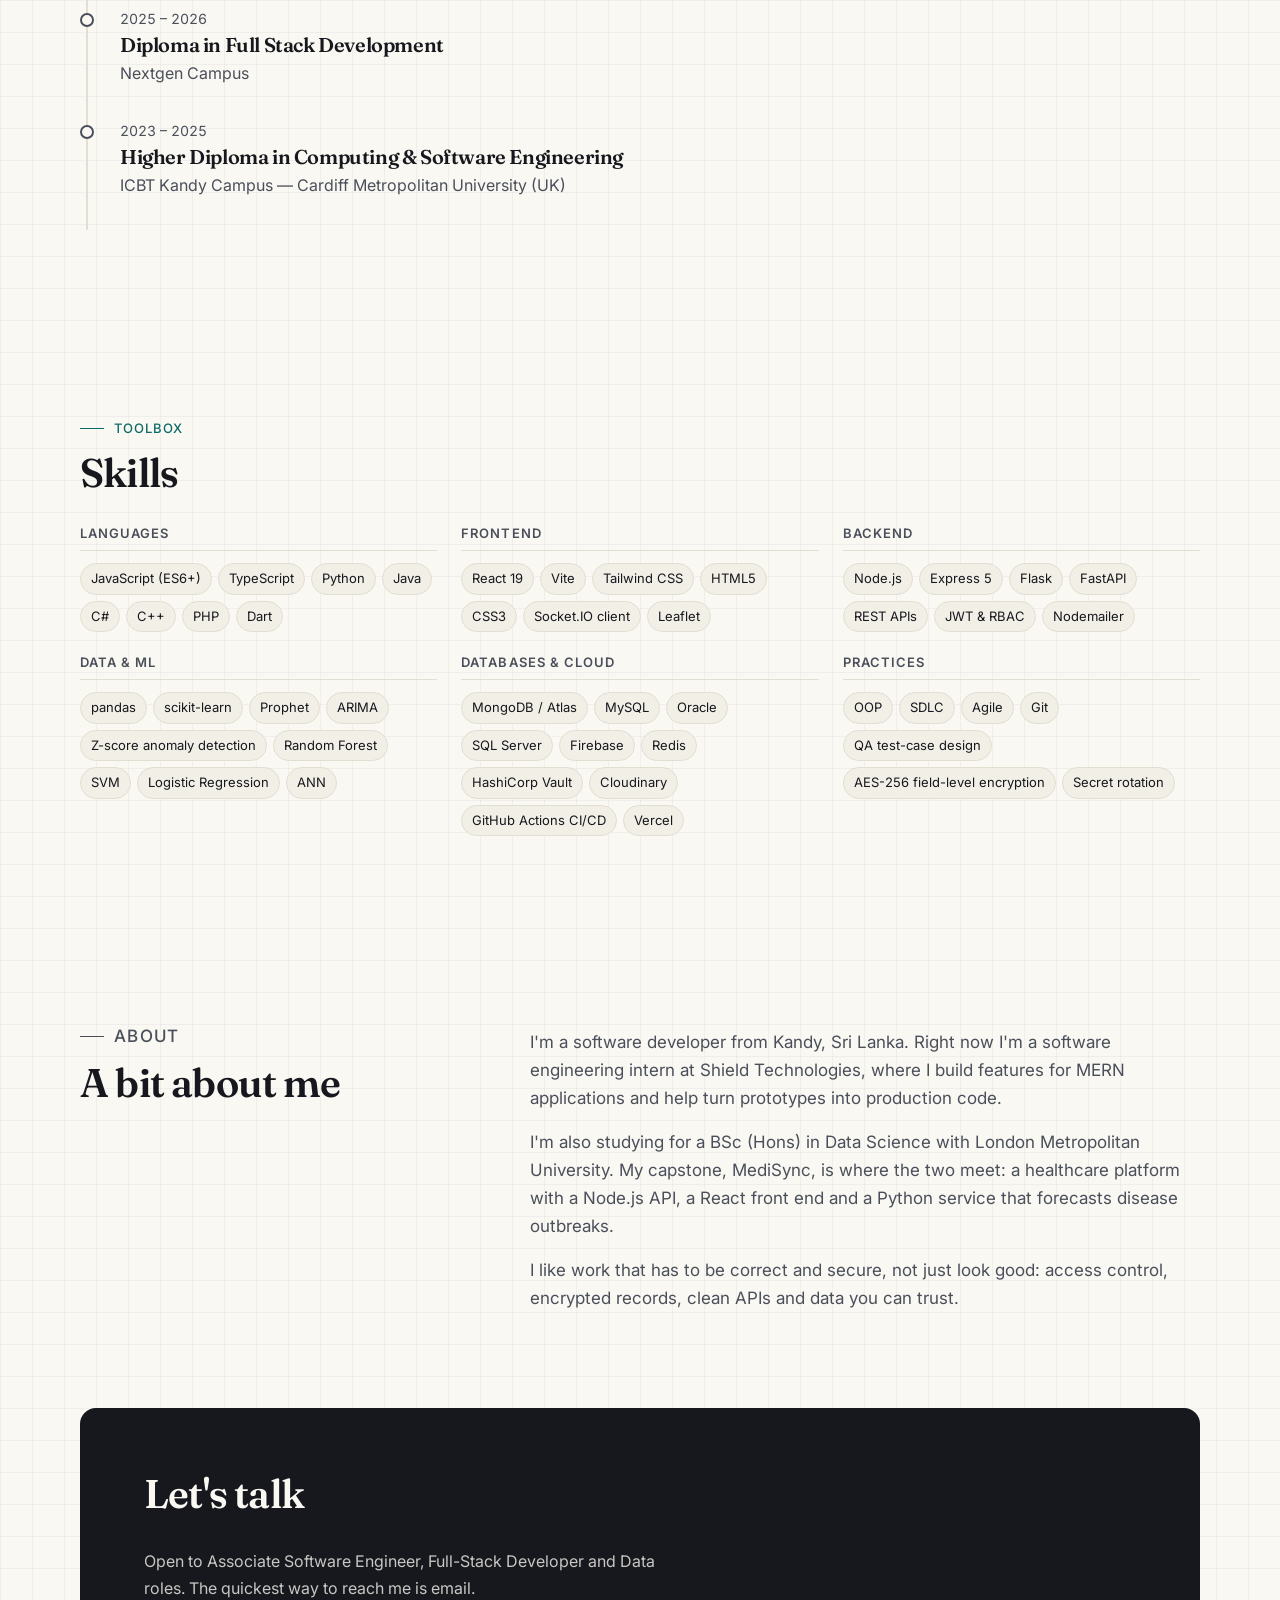
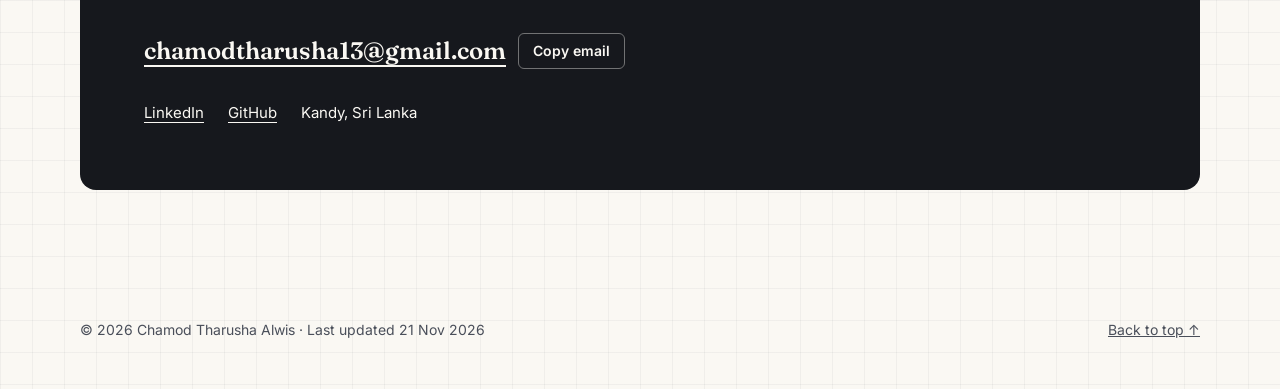
<file: design/mock-a.html>
<!doctype html>
<html lang="en">
<head>
<meta charset="utf-8">
<meta name="viewport" content="width=device-width, initial-scale=1">
<title>Mock A — Engineer's Notebook</title>
<meta name="robots" content="noindex">
<link rel="preconnect" href="https://fonts.googleapis.com">
<link rel="preconnect" href="https://fonts.gstatic.com" crossorigin>
<link href="https://fonts.googleapis.com/css2?family=Fraunces:opsz,wght@9..144,400;9..144,600&family=Inter:wght@400;500;600&display=swap" rel="stylesheet">
<style>
/* ===== Tokens — Direction A ===== */
:root {
  --bg: #FAF8F3; --surface: #FFFFFF; --surface-2: #F2EFE7;
  --ink: #16181D; --ink-2: #4A4F5A; --line: #E3DED2; --grid: rgba(22,24,29,.045);
  --accent: #0E6B66; --accent-ink: #FFFFFF; --accent-soft: #E1F0EE;
  --ok: #1F7A3A;
  --font-display: 'Fraunces', Georgia, serif;
  --font-body: 'Inter', system-ui, sans-serif;
  --s1: 8px; --s2: 16px; --s3: 24px; --s4: 32px; --s5: 48px; --s6: 64px; --s7: 96px;
  --r-sm: 6px; --r: 10px; --r-lg: 16px;
  --shadow: 0 1px 2px rgba(22,24,29,.06), 0 4px 16px rgba(22,24,29,.05);
  --shadow-lift: 0 2px 4px rgba(22,24,29,.06), 0 12px 32px rgba(22,24,29,.10);
  --ease: cubic-bezier(.2,.7,.2,1);
  color-scheme: light;
}
@media (prefers-color-scheme: dark) { :root:not([data-theme="light"]) {
  --bg: #121417; --surface: #1A1D22; --surface-2: #22262C;
  --ink: #ECEAE4; --ink-2: #A9AEB8; --line: #2E333B; --grid: rgba(236,234,228,.035);
  --accent: #5FC9BF; --accent-ink: #0B1716; --accent-soft: #19302E; --ok: #5BD07F;
  --shadow: 0 1px 2px rgba(0,0,0,.3); --shadow-lift: 0 12px 32px rgba(0,0,0,.45); color-scheme: dark; } }
:root[data-theme="dark"] {
  --bg: #121417; --surface: #1A1D22; --surface-2: #22262C;
  --ink: #ECEAE4; --ink-2: #A9AEB8; --line: #2E333B; --grid: rgba(236,234,228,.035);
  --accent: #5FC9BF; --accent-ink: #0B1716; --accent-soft: #19302E; --ok: #5BD07F;
  --shadow: 0 1px 2px rgba(0,0,0,.3); --shadow-lift: 0 12px 32px rgba(0,0,0,.45); color-scheme: dark; }

/* ===== Base ===== */
*, *::before, *::after { box-sizing: border-box; margin: 0; }
html { scroll-behavior: smooth; scroll-padding-top: 80px; }
body {
  background-color: var(--bg); color: var(--ink);
  font: 400 1rem/1.65 var(--font-body);
  background-image: linear-gradient(var(--grid) 1px, transparent 1px), linear-gradient(90deg, var(--grid) 1px, transparent 1px);
  background-size: 32px 32px;
}
img { display: block; max-width: 100%; height: auto; }
a { color: inherit; }
:focus-visible { outline: 3px solid var(--accent); outline-offset: 3px; border-radius: 4px; }
.wrap { width: min(1120px, 100% - 2 * var(--s2)); margin-inline: auto; }
@media (min-width: 768px) { .wrap { width: min(1120px, 100% - 2 * var(--s5)); } }
.skip { position: absolute; left: var(--s2); top: -100px; background: var(--ink); color: var(--bg); padding: var(--s1) var(--s2); border-radius: var(--r-sm); z-index: 100; }
.skip:focus { top: var(--s2); }
.sr-only { position: absolute; width: 1px; height: 1px; overflow: hidden; clip: rect(0 0 0 0); white-space: nowrap; }
.mock-flag { background: var(--ink); color: var(--bg); text-align: center; font-size: .8125rem; padding: 6px var(--s2); }

/* ===== Nav ===== */
.nav { position: sticky; top: 0; z-index: 50; background: color-mix(in srgb, var(--bg) 88%, transparent); backdrop-filter: blur(10px); border-bottom: 1px solid transparent; transition: border-color .2s, padding .2s; }
.nav.scrolled { border-bottom-color: var(--line); }
.nav .wrap { display: flex; align-items: center; justify-content: space-between; height: 68px; transition: height .2s var(--ease); }
.nav.scrolled .wrap { height: 56px; }
.brand { font: 600 1.125rem/1 var(--font-display); text-decoration: none; letter-spacing: -.01em; }
.brand span { color: var(--accent); }
.nav-links { display: none; gap: var(--s3); align-items: center; list-style: none; padding: 0; }
.nav-links a { text-decoration: none; font-size: .9375rem; color: var(--ink-2); }
.nav-links a:hover { color: var(--ink); }
.nav-links a.btn-primary, .nav-links a.btn-primary:hover { color: var(--accent-ink); }
.nav-tools { display: flex; gap: var(--s1); align-items: center; }
.icon-btn { width: 40px; height: 40px; display: grid; place-items: center; border: 1px solid var(--line); background: var(--surface); color: var(--ink); border-radius: var(--r-sm); cursor: pointer; }
.icon-btn svg { width: 18px; height: 18px; }
.menu-btn { display: grid; }
@media (min-width: 960px) { .nav-links { display: flex; } .menu-btn { display: none; } }
.mobile-menu { position: fixed; inset: 0; background: var(--bg); z-index: 60; padding: var(--s2); display: none; flex-direction: column; }
.mobile-menu.open { display: flex; }
.mobile-menu ul { list-style: none; padding: var(--s4) 0; display: grid; gap: var(--s1); }
.mobile-menu a { display: block; padding: 12px 0; font: 600 1.75rem/1.2 var(--font-display); text-decoration: none; border-bottom: 1px solid var(--line); }
.mobile-menu .head { display: flex; justify-content: space-between; align-items: center; height: 52px; }

/* ===== Buttons & chips ===== */
.btn { display: inline-flex; align-items: center; gap: var(--s1); min-height: 44px; padding: 0 20px; border-radius: var(--r-sm); font: 600 .9375rem/1 var(--font-body); text-decoration: none; border: 1px solid transparent; transition: transform .2s var(--ease), box-shadow .2s, background .2s; cursor: pointer; }
.btn svg { width: 16px; height: 16px; }
.btn-primary { background: var(--accent); color: var(--accent-ink); }
.btn-primary:hover { box-shadow: var(--shadow-lift); transform: translateY(-1px); }
.btn-ghost { border-color: var(--line); background: var(--surface); color: var(--ink); }
.btn-ghost:hover { border-color: var(--ink-2); }
.btn-sm { min-height: 36px; padding: 0 14px; font-size: .875rem; }
.chip { display: inline-block; font-size: .8125rem; padding: 4px 10px; border-radius: 999px; background: var(--surface-2); color: var(--ink); border: 1px solid var(--line); }
.chips { display: flex; flex-wrap: wrap; gap: 6px; list-style: none; padding: 0; }
.eyebrow { font: 500 .8125rem/1 var(--font-body); letter-spacing: .08em; text-transform: uppercase; color: var(--accent); display: flex; align-items: center; gap: 10px; }
.eyebrow::before { content: ''; width: 24px; height: 1px; background: currentColor; }

/* ===== Sections ===== */
section { padding-block: var(--s6); }
@media (min-width: 768px) { section { padding-block: var(--s7); } }
h1, h2, h3 { font-family: var(--font-display); font-weight: 600; letter-spacing: -.02em; line-height: 1.1; }
h2 { font-size: clamp(1.75rem, 1.2rem + 2vw, 2.5rem); margin-block: var(--s2) var(--s4); }
h3 { font-size: 1.375rem; }
.lead { font-size: 1.125rem; color: var(--ink-2); max-width: 60ch; }

/* Hero */
.hero { padding-block: var(--s5) var(--s6); }
.hero-grid { display: grid; gap: var(--s5); align-items: center; }
@media (min-width: 880px) { .hero-grid { grid-template-columns: 1.4fr 1fr; gap: var(--s6); } .hero { padding-block: var(--s7); } }
.status { display: inline-flex; align-items: center; gap: 8px; font-size: .875rem; color: var(--ink-2); flex-wrap: wrap; }
.status .dot { width: 8px; height: 8px; border-radius: 50%; background: var(--ok); }
.status .pill { display: inline-flex; align-items: center; gap: 8px; padding: 4px 12px; border: 1px solid var(--line); border-radius: 999px; background: var(--surface); color: var(--ink); }
.hero h1 { font-size: clamp(2.5rem, 1.4rem + 4.6vw, 4.5rem); margin-block: var(--s3); }
.hero h1 em { font-style: italic; font-weight: 400; color: var(--accent); }
.hero .name { font: 500 1rem/1 var(--font-body); color: var(--ink-2); letter-spacing: 0; }
.cta { display: flex; flex-wrap: wrap; gap: 12px; margin-top: var(--s4); align-items: center; }
.socials { display: flex; gap: 4px; margin-left: 4px; }
.portrait { position: relative; max-width: 340px; justify-self: center; width: 100%; }
.portrait img { border-radius: var(--r-lg); border: 1px solid var(--line); box-shadow: var(--shadow); aspect-ratio: 4/5; object-fit: cover; }
.portrait figcaption { position: absolute; left: -12px; bottom: 20px; background: var(--surface); border: 1px solid var(--line); border-radius: var(--r); padding: 10px 14px; box-shadow: var(--shadow); font-size: .8125rem; line-height: 1.35; }
.portrait figcaption b { display: block; font-weight: 600; }
@media (max-width: 879px) { .portrait { max-width: 220px; justify-self: start; } .portrait figcaption { display: none; } }

/* Featured */
.featured { background: var(--surface); border: 1px solid var(--line); border-radius: var(--r-lg); overflow: hidden; box-shadow: var(--shadow); display: grid; }
@media (min-width: 960px) { .featured { grid-template-columns: 1.1fr 1fr; } }
.shot-ph { aspect-ratio: 16/10; background: repeating-linear-gradient(45deg, var(--surface-2) 0 12px, var(--bg) 12px 24px); display: grid; place-items: center; text-align: center; color: var(--ink-2); font-size: .875rem; padding: var(--s3); border-bottom: 1px solid var(--line); }
.shot-ph b { display: block; color: var(--ink); font-weight: 600; }
@media (min-width: 960px) { .featured .shot-ph { aspect-ratio: auto; height: 100%; border-bottom: 0; border-right: 1px solid var(--line); } }
.featured-body { padding: var(--s4) var(--s3); }
@media (min-width: 768px) { .featured-body { padding: var(--s5); } }
.featured h3 { font-size: clamp(1.75rem, 1.4rem + 1.4vw, 2.25rem); margin: var(--s1) 0; }
.meta { font-size: .875rem; color: var(--ink-2); }
.stats { display: grid; grid-template-columns: repeat(3, 1fr); gap: var(--s2); margin: var(--s4) 0; padding: var(--s3) 0; border-block: 1px solid var(--line); }
.stat b { display: block; font: 600 clamp(1.125rem, .9rem + 1vw, 1.625rem)/1.1 var(--font-display); }
.stat span { font-size: .8125rem; color: var(--ink-2); line-height: 1.35; display: block; margin-top: 4px; }
.actions { display: flex; flex-wrap: wrap; gap: 10px; margin-top: var(--s4); }
.text-link { font-weight: 600; color: var(--accent); text-underline-offset: 4px; }

/* Projects */
.filters { display: flex; gap: 8px; flex-wrap: wrap; margin-bottom: var(--s4); }
.filter { min-height: 40px; padding: 0 16px; border-radius: 999px; border: 1px solid var(--line); background: var(--surface); color: var(--ink); font: 500 .875rem var(--font-body); cursor: pointer; }
.filter[aria-pressed="true"] { background: var(--ink); color: var(--bg); border-color: var(--ink); }
.grid-2 { display: grid; gap: var(--s3); }
@media (min-width: 768px) { .grid-2 { grid-template-columns: 1fr 1fr; } }
.card { background: var(--surface); border: 1px solid var(--line); border-radius: var(--r-lg); overflow: hidden; display: flex; flex-direction: column; transition: transform .25s var(--ease), box-shadow .25s; }
.card:hover { transform: translateY(-3px); box-shadow: var(--shadow-lift); }
.card img { aspect-ratio: 16/9; object-fit: cover; object-position: top; border-bottom: 1px solid var(--line); }
.card-body { padding: var(--s3); display: flex; flex-direction: column; gap: 12px; flex: 1; }
.card p { color: var(--ink-2); font-size: .9375rem; }
.card .actions { margin-top: auto; padding-top: var(--s1); }
.other { margin-top: var(--s4); border: 1px dashed var(--line); border-radius: var(--r-lg); padding: var(--s3); display: grid; gap: 8px; background: var(--surface); }
@media (min-width: 768px) { .other { grid-template-columns: 180px 1fr; align-items: start; gap: var(--s3); } }
.other .label { font-size: .8125rem; text-transform: uppercase; letter-spacing: .08em; color: var(--ink-2); }

/* Timeline */
.timeline { list-style: none; padding: 0; border-left: 2px solid var(--line); margin-left: 6px; }
.timeline li { position: relative; padding: 0 0 var(--s4) var(--s4); }
.timeline li::before { content: ''; position: absolute; left: -8px; top: 6px; width: 14px; height: 14px; border-radius: 50%; background: var(--bg); border: 2px solid var(--accent); }
.timeline li.edu::before { border-color: var(--ink-2); }
.timeline .when { font-size: .875rem; color: var(--ink-2); font-variant-numeric: tabular-nums; }
.timeline h3 { font-size: 1.25rem; margin: 4px 0; }
.timeline .org { color: var(--ink-2); }
.timeline ul { margin-top: 10px; padding-left: 18px; color: var(--ink-2); }
.timeline ul li { padding: 0 0 4px; }
.timeline ul li::before { display: none; }

/* Skills */
.skills { display: grid; gap: var(--s3); }
@media (min-width: 768px) { .skills { grid-template-columns: repeat(2, 1fr); } }
@media (min-width: 1100px) { .skills { grid-template-columns: repeat(3, 1fr); } }
.skill-group h3 { font: 600 .8125rem/1 var(--font-body); letter-spacing: .08em; text-transform: uppercase; color: var(--ink-2); margin-bottom: 12px; padding-bottom: 10px; border-bottom: 1px solid var(--line); }

/* About + contact */
.about { display: grid; gap: var(--s4); }
@media (min-width: 880px) { .about { grid-template-columns: 1fr 1.6fr; } }
.about p + p { margin-top: var(--s2); }
.about p { color: var(--ink-2); font-size: 1.0625rem; max-width: 62ch; }
.contact-card { background: var(--ink); color: var(--bg); border-radius: var(--r-lg); padding: var(--s5) var(--s3); }
@media (min-width: 768px) { .contact-card { padding: var(--s6); } }
.contact-card h2 { margin-top: 0; }
.contact-card p { color: color-mix(in srgb, var(--bg) 78%, var(--ink)); max-width: 52ch; }
.email-row { display: flex; flex-wrap: wrap; gap: 12px; align-items: center; margin-top: var(--s4); }
.email { font: 600 clamp(1.05rem, .8rem + 1.2vw, 1.5rem)/1.2 var(--font-display); color: var(--bg); text-underline-offset: 6px; overflow-wrap: anywhere; }
.contact-card .btn-ghost { background: transparent; color: var(--bg); border-color: color-mix(in srgb, var(--bg) 40%, var(--ink)); }
.contact-links { display: flex; flex-wrap: wrap; gap: var(--s3); margin-top: var(--s4); font-size: .9375rem; }
.contact-links a { color: var(--bg); text-underline-offset: 4px; }
footer { padding: var(--s4) 0 var(--s5); color: var(--ink-2); font-size: .875rem; }
footer .wrap { display: flex; flex-wrap: wrap; justify-content: space-between; gap: var(--s2); }

/* Motion */
.reveal { opacity: 1; transform: none; }
.js .reveal { opacity: 0; transform: translateY(16px); transition: opacity .6s var(--ease), transform .6s var(--ease); }
.js .reveal.in { opacity: 1; transform: none; }
@media (prefers-reduced-motion: reduce) {
  html { scroll-behavior: auto; }
  *, *::before, *::after { transition: none !important; animation: none !important; }
  .js .reveal { opacity: 1; transform: none; }
}
</style>
</head>
<body>
<a class="skip" href="#main">Skip to content</a>
<div class="mock-flag">Design mock A — "Engineer's Notebook" · static preview, not the final site</div>

<header class="nav" id="top">
  <div class="wrap">
    <a class="brand" href="#top">Chamod<span>.</span></a>
    <nav aria-label="Primary">
      <ul class="nav-links">
        <li><a href="#work">Work</a></li>
        <li><a href="#about">About</a></li>
        <li><a href="#skills">Skills</a></li>
        <li><a href="#experience">Experience</a></li>
        <li><a href="#contact">Contact</a></li>
        <li><a class="btn btn-primary btn-sm" href="../Chamod_Tharusha_Alwis.pdf" download>Download CV</a></li>
      </ul>
    </nav>
    <div class="nav-tools">
      <button class="icon-btn" id="theme" type="button" aria-label="Switch to dark theme">
        <svg viewBox="0 0 24 24" fill="none" stroke="currentColor" stroke-width="2" aria-hidden="true"><path d="M21 12.8A9 9 0 1 1 11.2 3a7 7 0 0 0 9.8 9.8z"/></svg>
      </button>
      <button class="icon-btn menu-btn" id="menu-open" type="button" aria-label="Open menu" aria-expanded="false" aria-controls="mobile-menu">
        <svg viewBox="0 0 24 24" fill="none" stroke="currentColor" stroke-width="2" aria-hidden="true"><path d="M4 7h16M4 12h16M4 17h16"/></svg>
      </button>
    </div>
  </div>
</header>

<div class="mobile-menu" id="mobile-menu" role="dialog" aria-modal="true" aria-label="Menu">
  <div class="head">
    <span class="brand">Chamod<span>.</span></span>
    <button class="icon-btn" id="menu-close" type="button" aria-label="Close menu">
      <svg viewBox="0 0 24 24" fill="none" stroke="currentColor" stroke-width="2" aria-hidden="true"><path d="M6 6l12 12M18 6 6 18"/></svg>
    </button>
  </div>
  <ul>
    <li><a href="#work">Work</a></li>
    <li><a href="#about">About</a></li>
    <li><a href="#skills">Skills</a></li>
    <li><a href="#experience">Experience</a></li>
    <li><a href="#contact">Contact</a></li>
  </ul>
  <a class="btn btn-primary" href="../Chamod_Tharusha_Alwis.pdf" download>Download CV</a>
</div>

<main id="main">
  <section class="hero">
    <div class="wrap hero-grid">
      <div>
        <p class="status">
          <span class="pill"><span class="dot" aria-hidden="true"></span>Open to Associate SE, Full-Stack and Data roles</span>
          <span>Kandy, Sri Lanka</span>
        </p>
        <h1><span class="name">Chamod Tharusha Alwis</span><br>Full-stack developer building <em>secure, data-driven</em> web platforms</h1>
        <p class="lead">Software engineering intern at Shield Technologies and BSc Data Science student. I build MERN apps and the Python services behind them.</p>
        <div class="cta">
          <a class="btn btn-primary" href="#work">View my work</a>
          <a class="btn btn-ghost" href="../Chamod_Tharusha_Alwis.pdf" download>
            <svg viewBox="0 0 24 24" fill="none" stroke="currentColor" stroke-width="2" aria-hidden="true"><path d="M12 3v12m0 0 5-5m-5 5-5-5M4 21h16"/></svg>Download CV</a>
          <span class="socials">
            <a class="icon-btn" href="https://github.com/Chamod-Tharusha-Alwis" aria-label="GitHub (opens in new tab)" target="_blank" rel="noopener"><svg viewBox="0 0 24 24" fill="currentColor" aria-hidden="true"><path d="M12 .5a11.5 11.5 0 0 0-3.64 22.41c.58.1.79-.25.79-.56v-2c-3.2.7-3.88-1.37-3.88-1.37-.53-1.33-1.28-1.69-1.28-1.69-1.05-.71.08-.7.08-.7 1.16.08 1.77 1.19 1.77 1.19 1.03 1.77 2.7 1.26 3.36.96.1-.75.4-1.26.73-1.55-2.56-.29-5.25-1.28-5.25-5.68 0-1.26.45-2.28 1.19-3.08-.12-.29-.52-1.46.11-3.05 0 0 .97-.31 3.17 1.18a11 11 0 0 1 5.77 0c2.2-1.49 3.17-1.18 3.17-1.18.63 1.59.23 2.76.11 3.05.74.8 1.19 1.82 1.19 3.08 0 4.41-2.7 5.38-5.26 5.67.41.36.78 1.06.78 2.14v3.17c0 .31.21.67.8.56A11.5 11.5 0 0 0 12 .5Z"/></svg></a>
            <a class="icon-btn" href="https://www.linkedin.com/in/chamod-alwis" aria-label="LinkedIn (opens in new tab)" target="_blank" rel="noopener"><svg viewBox="0 0 24 24" fill="currentColor" aria-hidden="true"><path d="M4.98 3.5a2.5 2.5 0 1 1 0 5 2.5 2.5 0 0 1 0-5ZM3 9.75h4v11H3v-11Zm6.5 0h3.8v1.5h.06c.53-1 1.83-2.06 3.77-2.06 4.03 0 4.77 2.65 4.77 6.1v5.46h-4v-4.84c0-1.16-.02-2.65-1.61-2.65-1.62 0-1.87 1.26-1.87 2.56v4.93h-4v-11Z"/></svg></a>
          </span>
        </div>
      </div>
      <figure class="portrait">
        <img src="assets/profile-portrait.webp" width="480" height="600" alt="Chamod Tharusha Alwis in a dark blazer, outdoors">
        <figcaption><b>Now</b>SE intern · BSc Data Science</figcaption>
      </figure>
    </div>
  </section>

  <section id="work" aria-labelledby="work-h">
    <div class="wrap">
      <p class="eyebrow">Selected work</p>
      <h2 id="work-h">Projects</h2>

      <article class="featured reveal" aria-labelledby="ms-h">
        <div class="shot-ph" role="img" aria-label="Placeholder for MediSync dashboard screenshot"><div><b>MediSync — dashboard screenshot</b>Placeholder · awaiting image from Chamod</div></div>
        <div class="featured-body">
          <p class="meta">Featured · Solo BSc capstone · Live</p>
          <h3 id="ms-h">MediSync</h3>
          <p>AI-driven national healthcare platform for Sri Lanka. Role-based portals, encrypted patient records and a public district map of outbreak risk, across React, Node.js and a Python ML service.</p>
          <dl class="stats">
            <div class="stat"><dt class="sr-only">Services</dt><dd><b>3</b><span>services: React, Node.js, Flask ML</span></dd></div>
            <div class="stat"><dt class="sr-only">Interaction pairs</dt><dd><b>191k+</b><span>drug-interaction pairs checked</span></dd></div>
            <div class="stat"><dt class="sr-only">Bundle size</dt><dd><b>465→145 KB</b><span>initial JS after code-splitting</span></dd></div>
          </dl>
          <ul class="chips" aria-label="Tech stack">
            <li class="chip">React 19</li><li class="chip">Express 5</li><li class="chip">Flask</li><li class="chip">Prophet</li><li class="chip">MongoDB Atlas</li><li class="chip">Redis</li><li class="chip">Vault</li><li class="chip">Leaflet</li>
          </ul>
          <div class="actions">
            <a class="btn btn-primary" href="#">Read case study →</a>
            <a class="btn btn-ghost" href="https://medisync.chamodtharusha.com.lk/" target="_blank" rel="noopener">Live site<span class="sr-only"> (opens in new tab)</span></a>
            <a class="btn btn-ghost" href="https://github.com/Chamod-Tharusha-Alwis/MediSync" target="_blank" rel="noopener">Code<span class="sr-only"> (opens in new tab)</span></a>
          </div>
        </div>
      </article>

      <div style="height: var(--s5)"></div>
      <div class="filters" role="group" aria-label="Filter projects">
        <button class="filter" type="button" aria-pressed="true" data-f="all">All</button>
        <button class="filter" type="button" aria-pressed="false" data-f="full-stack">Full-Stack</button>
        <button class="filter" type="button" aria-pressed="false" data-f="data-ml">Data &amp; ML</button>
      </div>
      <div class="grid-2" id="grid">
        <article class="card reveal" data-cat="full-stack">
          <img src="assets/ayu-arana-care.webp" width="960" height="438" loading="lazy" alt="Ayu Arana Care home page">
          <div class="card-body">
            <h3>Ayu Arana Care</h3>
            <p>Management system for an elders' care home: role-based access with bcrypt, resident medical records, membership tiers, payments and checkup requests.</p>
            <ul class="chips" aria-label="Tech stack"><li class="chip">MERN</li><li class="chip">Tailwind CSS</li><li class="chip">bcrypt</li></ul>
            <div class="actions">
              <a class="btn btn-ghost btn-sm" href="https://ayu-arana-care.chamodtharusha.com.lk/" target="_blank" rel="noopener">Live site<span class="sr-only"> (opens in new tab)</span></a>
              <a class="btn btn-ghost btn-sm" href="https://github.com/Chamod-Tharusha-Alwis/Ayu-Arana-Care" target="_blank" rel="noopener">Code<span class="sr-only"> (opens in new tab)</span></a>
            </div>
          </div>
        </article>
        <article class="card reveal" data-cat="full-stack">
          <img src="assets/ceylon-traveler.webp" width="960" height="414" loading="lazy" alt="Ceylon Traveler home page">
          <div class="card-body">
            <h3>Ceylon Traveler</h3>
            <p>Travel and accommodation booking platform for Sri Lanka: hotel, taxi and guide booking with availability checks and JWT authentication.</p>
            <ul class="chips" aria-label="Tech stack"><li class="chip">MERN</li><li class="chip">JWT</li></ul>
            <div class="actions">
              <a class="btn btn-ghost btn-sm" href="https://ceylon-traveler.chamodtharusha.com.lk/" target="_blank" rel="noopener">Live site<span class="sr-only"> (opens in new tab)</span></a>
              <a class="btn btn-ghost btn-sm" href="https://github.com/Chamod-Tharusha-Alwis/Ceylon-Traveler" target="_blank" rel="noopener">Code<span class="sr-only"> (opens in new tab)</span></a>
            </div>
          </div>
        </article>
      </div>
      <div class="other reveal" data-cat="data-ml">
        <p class="label">Other work</p>
        <div>
          <h3 style="font-size:1.125rem">Heart-disease prediction <span class="meta" style="font-family:var(--font-body);font-weight:400">· coursework</span></h3>
          <p class="meta" style="margin-top:6px">Group comparison of Random Forest, SVM and Logistic Regression on the Cleveland UCI dataset; I built the ANN as my individual part.</p>
        </div>
      </div>
    </div>
  </section>

  <section id="experience" aria-labelledby="exp-h">
    <div class="wrap">
      <p class="eyebrow">Experience &amp; education</p>
      <h2 id="exp-h">Where I've worked and studied</h2>
      <ol class="timeline">
        <li class="reveal">
          <p class="when">Jan 2026 – Present</p>
          <h3>Software Engineering Intern &amp; Full-Stack Developer</h3>
          <p class="org">Shield Technologies (Private) Limited · Kandy</p>
          <ul>
            <li>Build full-stack features with MongoDB, Express, React and Node.js in an Agile R&amp;D team.</li>
            <li>Design RESTful APIs with senior engineers and optimise database queries.</li>
            <li>Turn research prototypes into maintainable, production-ready code.</li>
          </ul>
        </li>
        <li class="edu reveal"><p class="when">2026 – Present</p><h3>BSc (Hons) Data Science (Top-Up)</h3><p class="org">ESOFT Metro Campus, Kandy — London Metropolitan University (UK)</p></li>
        <li class="edu reveal"><p class="when">2025 – 2026</p><h3>Diploma in Full Stack Development</h3><p class="org">Nextgen Campus</p></li>
        <li class="edu reveal"><p class="when">2023 – 2025</p><h3>Higher Diploma in Computing &amp; Software Engineering</h3><p class="org">ICBT Kandy Campus — Cardiff Metropolitan University (UK)</p></li>
      </ol>
    </div>
  </section>

  <section id="skills" aria-labelledby="skills-h">
    <div class="wrap">
      <p class="eyebrow">Toolbox</p>
      <h2 id="skills-h">Skills</h2>
      <div class="skills">
        <div class="skill-group"><h3>Languages</h3><ul class="chips"><li class="chip">JavaScript (ES6+)</li><li class="chip">TypeScript</li><li class="chip">Python</li><li class="chip">Java</li><li class="chip">C#</li><li class="chip">C++</li><li class="chip">PHP</li><li class="chip">Dart</li></ul></div>
        <div class="skill-group"><h3>Frontend</h3><ul class="chips"><li class="chip">React 19</li><li class="chip">Vite</li><li class="chip">Tailwind CSS</li><li class="chip">HTML5</li><li class="chip">CSS3</li><li class="chip">Socket.IO client</li><li class="chip">Leaflet</li></ul></div>
        <div class="skill-group"><h3>Backend</h3><ul class="chips"><li class="chip">Node.js</li><li class="chip">Express 5</li><li class="chip">Flask</li><li class="chip">FastAPI</li><li class="chip">REST APIs</li><li class="chip">JWT &amp; RBAC</li><li class="chip">Nodemailer</li></ul></div>
        <div class="skill-group"><h3>Data &amp; ML</h3><ul class="chips"><li class="chip">pandas</li><li class="chip">scikit-learn</li><li class="chip">Prophet</li><li class="chip">ARIMA</li><li class="chip">Z-score anomaly detection</li><li class="chip">Random Forest</li><li class="chip">SVM</li><li class="chip">Logistic Regression</li><li class="chip">ANN</li></ul></div>
        <div class="skill-group"><h3>Databases &amp; Cloud</h3><ul class="chips"><li class="chip">MongoDB / Atlas</li><li class="chip">MySQL</li><li class="chip">Oracle</li><li class="chip">SQL Server</li><li class="chip">Firebase</li><li class="chip">Redis</li><li class="chip">HashiCorp Vault</li><li class="chip">Cloudinary</li><li class="chip">GitHub Actions CI/CD</li><li class="chip">Vercel</li></ul></div>
        <div class="skill-group"><h3>Practices</h3><ul class="chips"><li class="chip">OOP</li><li class="chip">SDLC</li><li class="chip">Agile</li><li class="chip">Git</li><li class="chip">QA test-case design</li><li class="chip">AES-256 field-level encryption</li><li class="chip">Secret rotation</li></ul></div>
      </div>
    </div>
  </section>

  <section id="about" aria-labelledby="about-h">
    <div class="wrap about">
      <div><p class="eyebrow">About</p><h2 id="about-h">A bit about me</h2></div>
      <div>
        <p>I'm a software developer from Kandy, Sri Lanka. Right now I'm a software engineering intern at Shield Technologies, where I build features for MERN applications and help turn prototypes into production code.</p>
        <p>I'm also studying for a BSc (Hons) in Data Science with London Metropolitan University. My capstone, MediSync, is where the two meet: a healthcare platform with a Node.js API, a React front end and a Python service that forecasts disease outbreaks.</p>
        <p>I like work that has to be correct and secure, not just look good: access control, encrypted records, clean APIs and data you can trust.</p>
      </div>
    </div>
  </section>

  <section id="contact" aria-labelledby="contact-h" style="padding-top:0">
    <div class="wrap">
      <div class="contact-card">
        <h2 id="contact-h">Let's talk</h2>
        <p>Open to Associate Software Engineer, Full-Stack Developer and Data roles. The quickest way to reach me is email.</p>
        <div class="email-row">
          <a class="email" href="mailto:chamodtharusha13@gmail.com">chamodtharusha13@gmail.com</a>
          <button class="btn btn-ghost btn-sm" type="button" id="copy">Copy email</button>
          <span role="status" aria-live="polite" id="copy-msg" class="meta" style="color:inherit"></span>
        </div>
        <div class="contact-links">
          <a href="https://www.linkedin.com/in/chamod-alwis" target="_blank" rel="noopener">LinkedIn<span class="sr-only"> (opens in new tab)</span></a>
          <a href="https://github.com/Chamod-Tharusha-Alwis" target="_blank" rel="noopener">GitHub<span class="sr-only"> (opens in new tab)</span></a>
          <span>Kandy, Sri Lanka</span>
        </div>
      </div>
    </div>
  </section>
</main>

<footer>
  <div class="wrap">
    <span>© 2026 Chamod Tharusha Alwis · Last updated 21 Nov 2026</span>
    <a href="#top">Back to top ↑</a>
  </div>
</footer>

<script>
document.documentElement.classList.add('js');
const root = document.documentElement, tb = document.getElementById('theme');
const sysDark = matchMedia('(prefers-color-scheme: dark)');
const cur = () => root.dataset.theme || (sysDark.matches ? 'dark' : 'light');
const label = () => tb.setAttribute('aria-label', cur() === 'dark' ? 'Switch to light theme' : 'Switch to dark theme');
try { const t = localStorage.getItem('theme'); if (t) root.dataset.theme = t; } catch (e) {}
label();
tb.addEventListener('click', () => { root.dataset.theme = cur() === 'dark' ? 'light' : 'dark'; try { localStorage.setItem('theme', root.dataset.theme); } catch (e) {} label(); });

const nav = document.querySelector('.nav');
addEventListener('scroll', () => nav.classList.toggle('scrolled', scrollY > 8), { passive: true });

const menu = document.getElementById('mobile-menu'), openB = document.getElementById('menu-open'), closeB = document.getElementById('menu-close');
const focusables = () => menu.querySelectorAll('a, button');
function openMenu() { menu.classList.add('open'); openB.setAttribute('aria-expanded', 'true'); document.body.style.overflow = 'hidden'; closeB.focus(); }
function closeMenu() { menu.classList.remove('open'); openB.setAttribute('aria-expanded', 'false'); document.body.style.overflow = ''; openB.focus(); }
openB.addEventListener('click', openMenu); closeB.addEventListener('click', closeMenu);
menu.addEventListener('click', e => { if (e.target.closest('a')) closeMenu(); });
menu.addEventListener('keydown', e => {
  if (e.key === 'Escape') return closeMenu();
  if (e.key !== 'Tab') return;
  const f = focusables(), first = f[0], last = f[f.length - 1];
  if (e.shiftKey && document.activeElement === first) { e.preventDefault(); last.focus(); }
  else if (!e.shiftKey && document.activeElement === last) { e.preventDefault(); first.focus(); }
});

document.querySelectorAll('.filter').forEach(b => b.addEventListener('click', () => {
  document.querySelectorAll('.filter').forEach(x => x.setAttribute('aria-pressed', String(x === b)));
  document.querySelectorAll('[data-cat]').forEach(el => { el.hidden = !(b.dataset.f === 'all' || el.dataset.cat.split(' ').includes(b.dataset.f)); });
}));

document.getElementById('copy').addEventListener('click', async () => {
  const msg = document.getElementById('copy-msg');
  try { await navigator.clipboard.writeText('chamodtharusha13@gmail.com'); msg.textContent = 'Copied'; } catch (e) { msg.textContent = 'Copy failed — select the address above'; }
});

const io = new IntersectionObserver(es => es.forEach(e => { if (e.isIntersecting) { e.target.classList.add('in'); io.unobserve(e.target); } }), { threshold: .1 });
document.querySelectorAll('.reveal').forEach(el => io.observe(el));
</script>
</body>
</html>
</file>
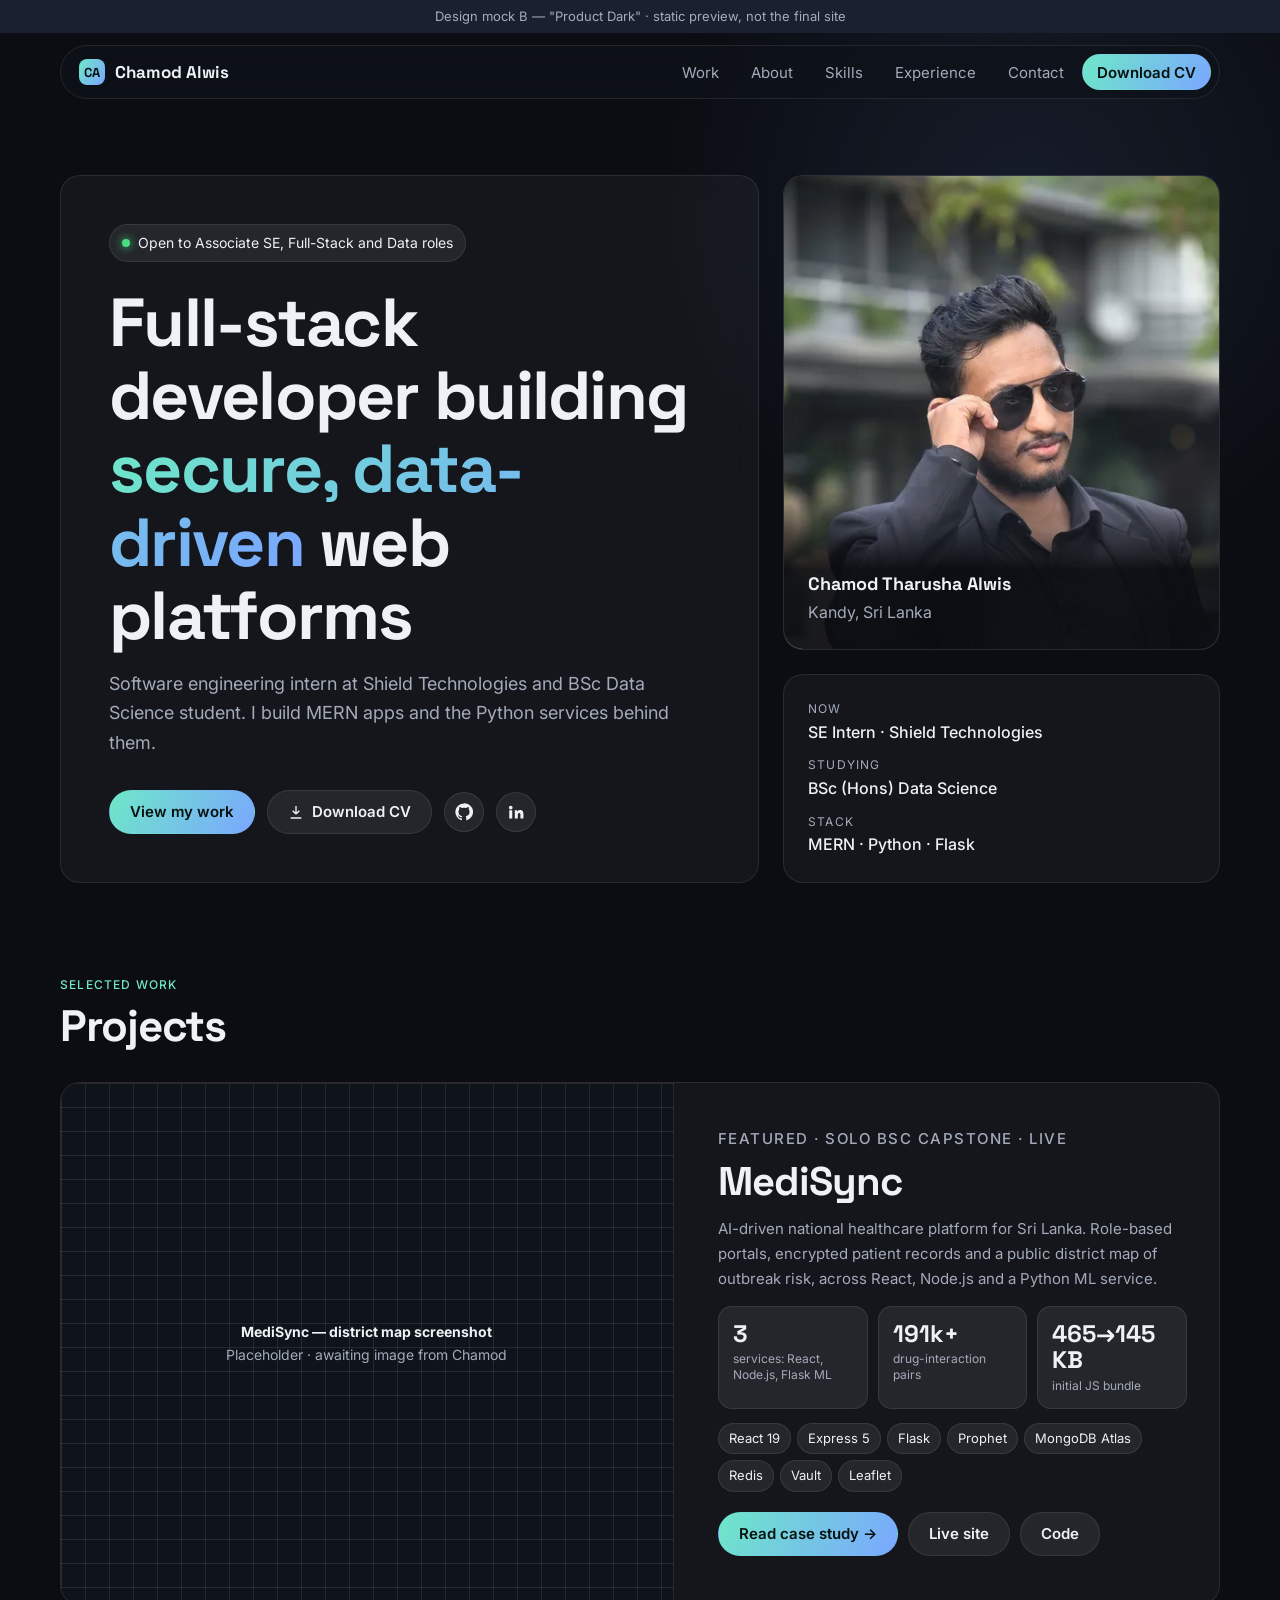
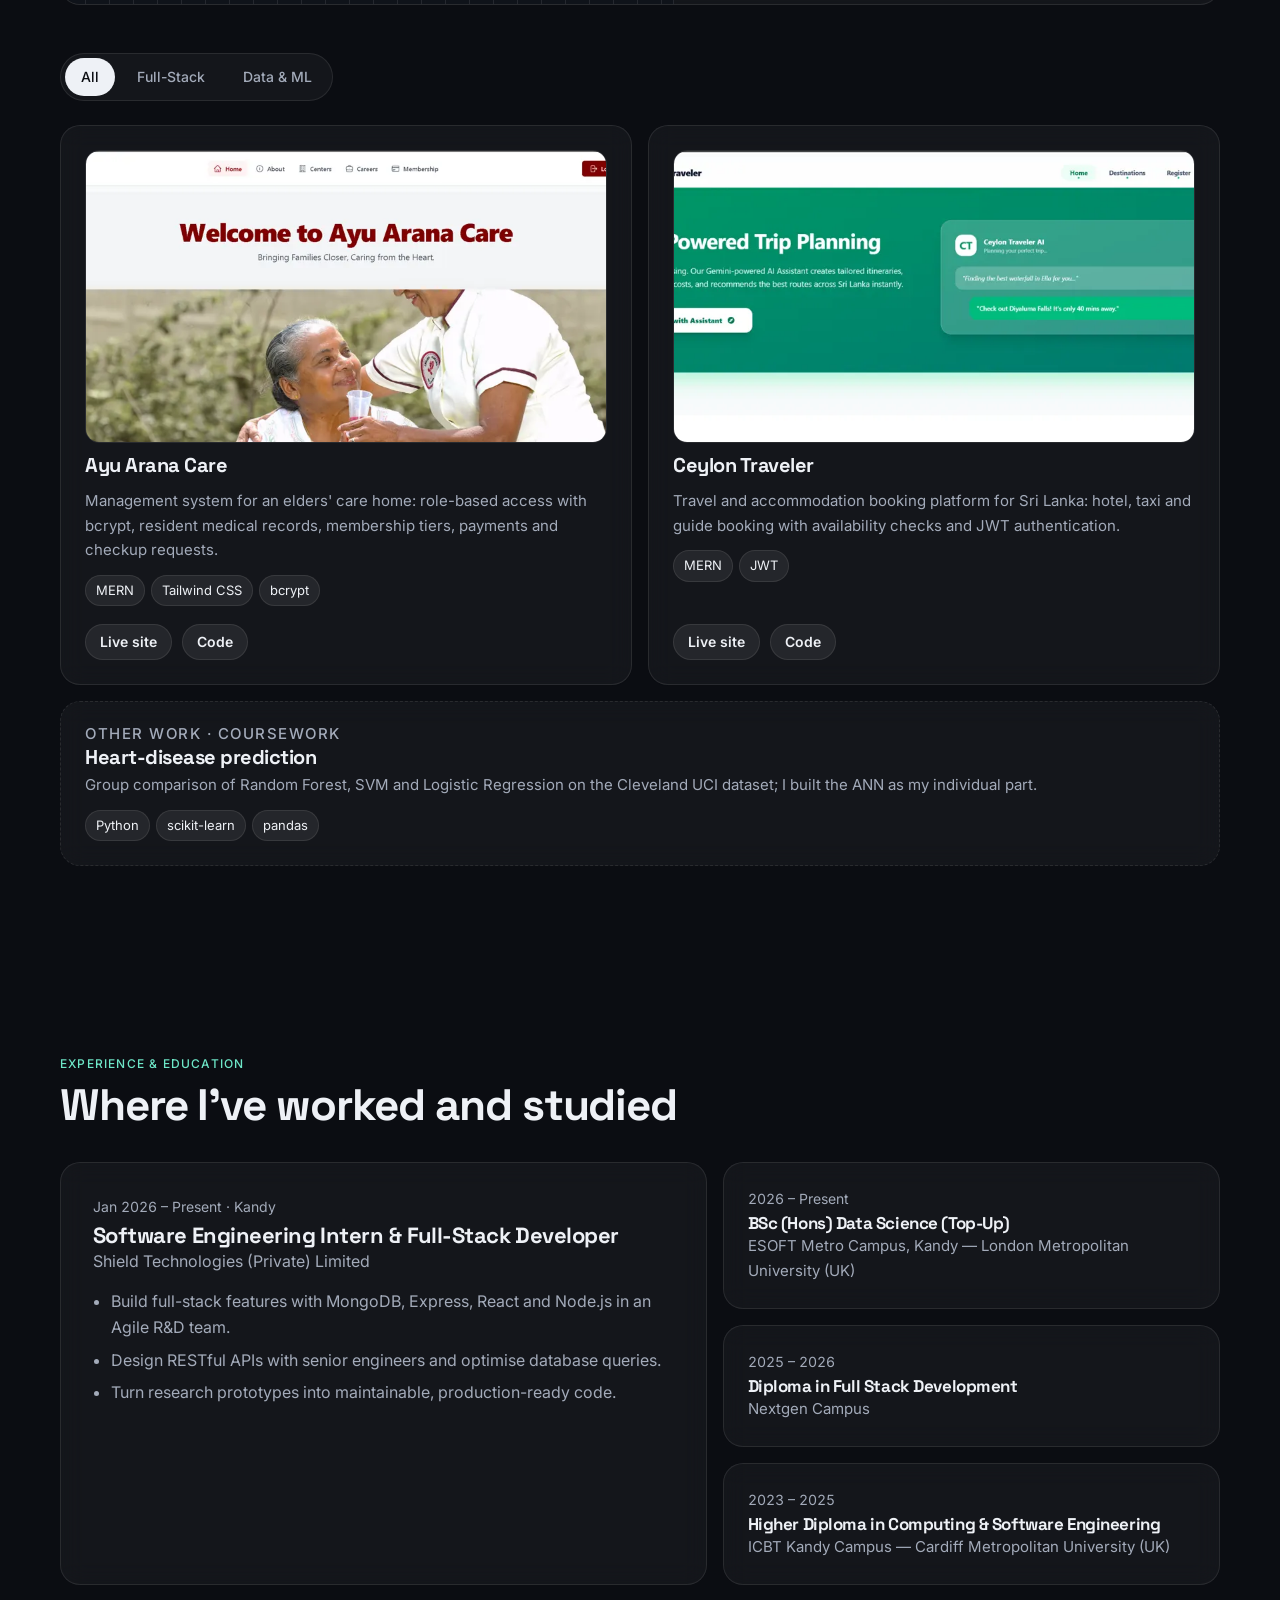
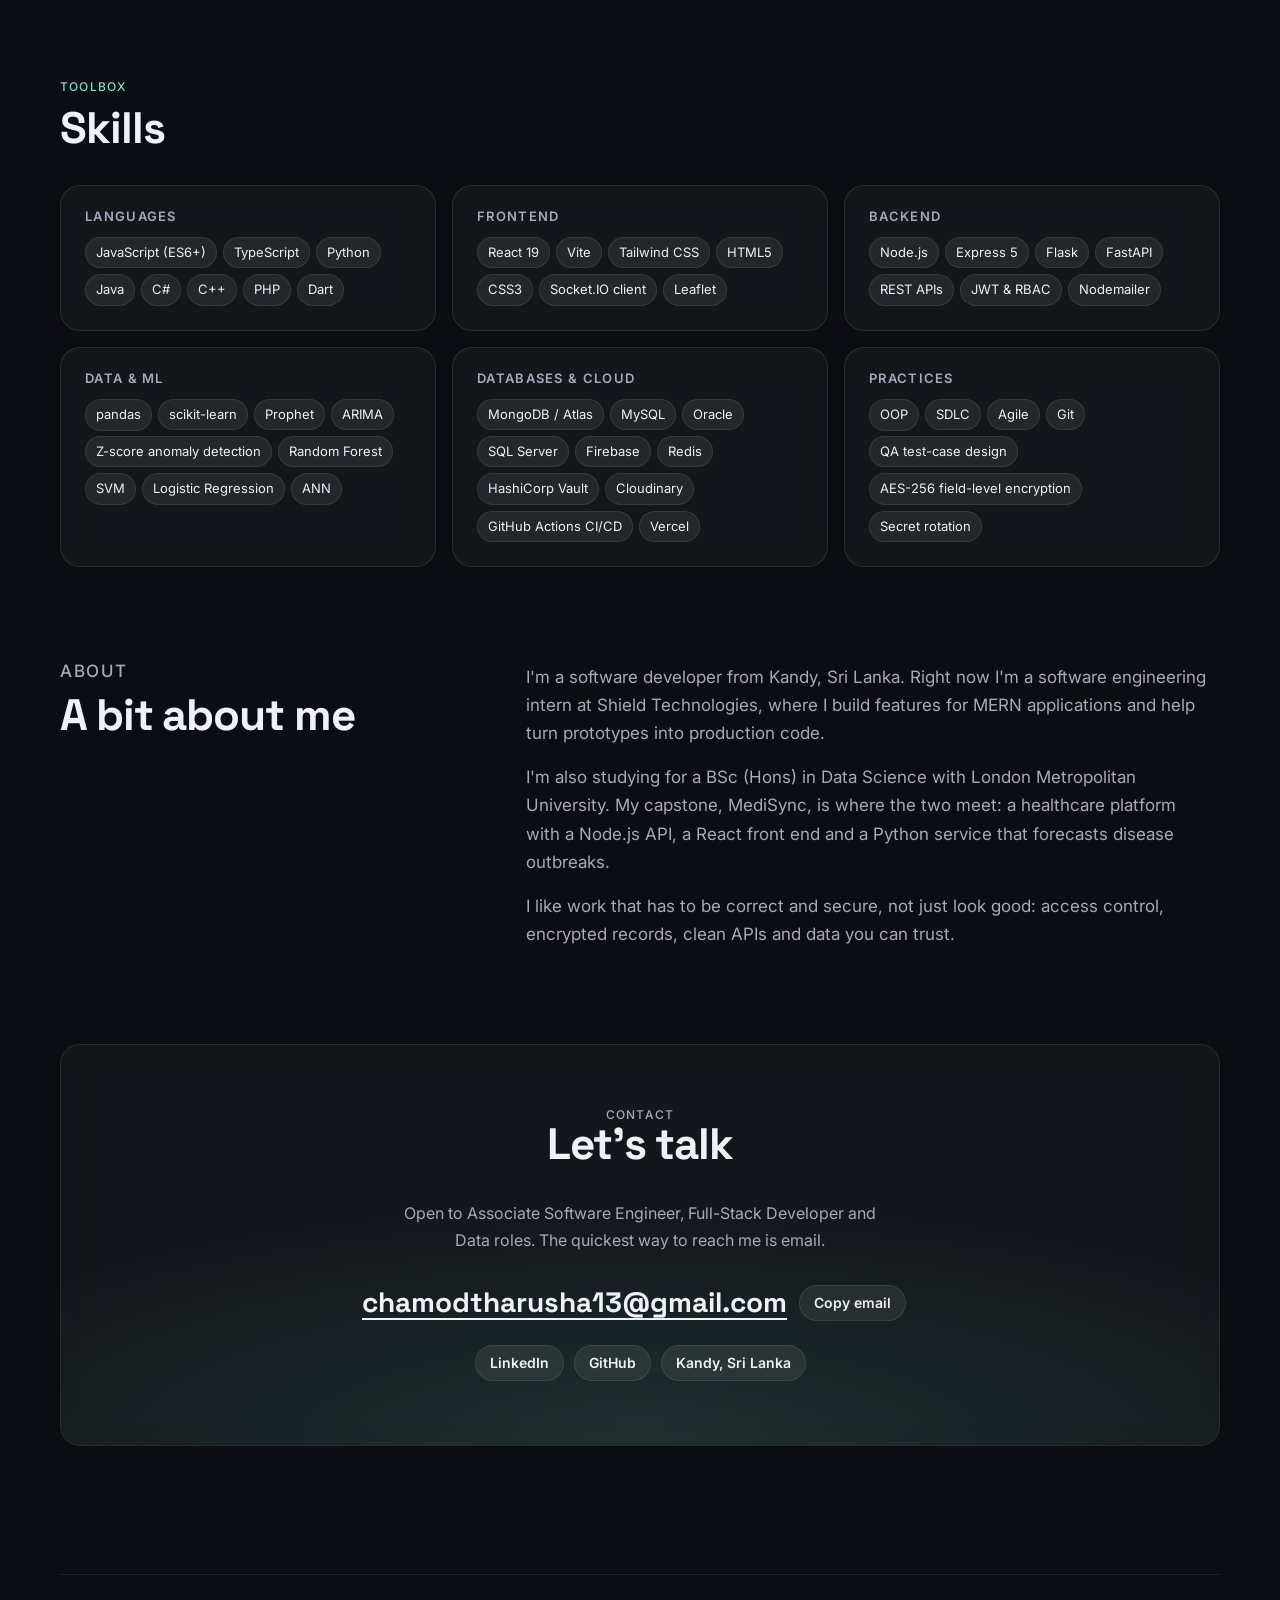
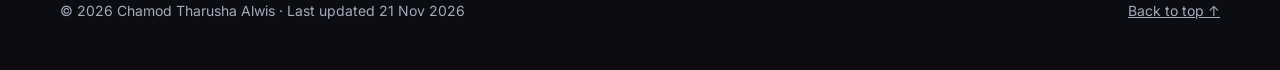
<file: design/mock-b.html>
<!doctype html>
<html lang="en">
<head>
<meta charset="utf-8">
<meta name="viewport" content="width=device-width, initial-scale=1">
<title>Mock B — Product Dark</title>
<meta name="robots" content="noindex">
<link rel="preconnect" href="https://fonts.googleapis.com">
<link rel="preconnect" href="https://fonts.gstatic.com" crossorigin>
<link href="https://fonts.googleapis.com/css2?family=Space+Grotesk:wght@500;700&family=Inter:wght@400;500;600&display=swap" rel="stylesheet">
<style>
/* ===== Tokens — Direction B ===== */
:root {
  --bg: #0B0D12; --surface: rgba(255,255,255,.04); --surface-solid: #13161D; --surface-2: rgba(255,255,255,.07);
  --line: rgba(255,255,255,.09); --line-strong: rgba(255,255,255,.16);
  --ink: #EEF1F6; --ink-2: #A3ABBA;
  --accent: #6EE7C8; --accent-2: #7AA7FF; --accent-ink: #06110E;
  --grad: linear-gradient(120deg, var(--accent), var(--accent-2));
  --ok: #4ADE80;
  --font-display: 'Space Grotesk', system-ui, sans-serif;
  --font-body: 'Inter', system-ui, sans-serif;
  --s1: 8px; --s2: 16px; --s3: 24px; --s4: 32px; --s5: 48px; --s6: 64px; --s7: 96px;
  --r: 14px; --r-lg: 20px; --r-sm: 10px;
  --glow: 0 0 0 1px rgba(110,231,200,.35), 0 12px 40px -8px rgba(110,231,200,.25);
  --ease: cubic-bezier(.2,.7,.2,1);
  color-scheme: dark;
}
*, *::before, *::after { box-sizing: border-box; margin: 0; }
html { scroll-behavior: smooth; scroll-padding-top: 84px; }
body { background-color: var(--bg); color: var(--ink); font: 400 1rem/1.65 var(--font-body); }
body::before { content: ''; position: fixed; inset: -20% -10% auto auto; width: 60vw; height: 60vw; background: radial-gradient(closest-side, rgba(122,167,255,.10), transparent); pointer-events: none; z-index: -1; }
img { display: block; max-width: 100%; height: auto; }
a { color: inherit; }
:focus-visible { outline: 2px solid var(--accent); outline-offset: 3px; border-radius: 6px; }
.wrap { width: min(1160px, 100% - 2 * var(--s2)); margin-inline: auto; }
@media (min-width: 768px) { .wrap { width: min(1160px, 100% - 2 * var(--s5)); } }
.skip { position: absolute; left: var(--s2); top: -100px; background: var(--accent); color: var(--accent-ink); padding: var(--s1) var(--s2); border-radius: var(--r-sm); z-index: 100; }
.skip:focus { top: var(--s2); }
.sr-only { position: absolute; width: 1px; height: 1px; overflow: hidden; clip: rect(0 0 0 0); white-space: nowrap; }
.mock-flag { background: #1B2030; color: var(--ink-2); text-align: center; font-size: .8125rem; padding: 6px var(--s2); }
.glass { background: var(--surface); border: 1px solid var(--line); border-radius: var(--r-lg); backdrop-filter: blur(12px); }

/* Nav */
.nav { position: sticky; top: 0; z-index: 50; padding: 12px 0; transition: padding .2s var(--ease); }
.nav.scrolled { padding: 6px 0; }
.nav-bar { display: flex; align-items: center; justify-content: space-between; padding: 8px 8px 8px 18px; background: rgba(15,18,25,.72); border: 1px solid var(--line); border-radius: 999px; backdrop-filter: blur(14px); }
.brand { font: 700 1.0625rem/1 var(--font-display); text-decoration: none; display: flex; gap: 10px; align-items: center; }
.logo { width: 26px; height: 26px; border-radius: 8px; background: var(--grad); color: var(--accent-ink); display: grid; place-items: center; font-size: .8125rem; }
.nav-links { display: none; gap: 4px; list-style: none; padding: 0; align-items: center; }
.nav-links a { text-decoration: none; font-size: .9375rem; color: var(--ink-2); padding: 8px 14px; border-radius: 999px; }
.nav-links a:hover { color: var(--ink); background: var(--surface-2); }
.nav-links a.btn-primary, .nav-links a.btn-primary:hover { color: var(--accent-ink); background: var(--grad); padding: 0 14px; }
.icon-btn { width: 40px; height: 40px; display: grid; place-items: center; border: 1px solid var(--line); background: var(--surface-2); color: var(--ink); border-radius: 999px; cursor: pointer; }
.icon-btn svg { width: 18px; height: 18px; }
@media (min-width: 960px) { .nav-links { display: flex; } .menu-btn { display: none; } }
.mobile-menu { position: fixed; inset: 0; background: var(--bg); z-index: 60; padding: var(--s2); display: none; flex-direction: column; }
.mobile-menu.open { display: flex; }
.mobile-menu ul { list-style: none; padding: var(--s4) 0; display: grid; gap: 4px; }
.mobile-menu a:not(.btn) { display: block; padding: 14px 4px; font: 700 1.75rem/1.2 var(--font-display); text-decoration: none; border-bottom: 1px solid var(--line); }
.mobile-menu .head { display: flex; justify-content: space-between; align-items: center; height: 56px; }

/* Buttons & chips */
.btn { display: inline-flex; align-items: center; gap: var(--s1); min-height: 44px; padding: 0 20px; border-radius: 999px; font: 600 .9375rem/1 var(--font-body); text-decoration: none; border: 1px solid transparent; transition: transform .2s var(--ease), box-shadow .2s, background .2s; cursor: pointer; }
.btn svg { width: 16px; height: 16px; }
.btn-primary { background: var(--grad); color: var(--accent-ink); }
.btn-primary:hover { transform: translateY(-1px); box-shadow: 0 10px 30px -8px rgba(110,231,200,.5); }
.btn-ghost { background: var(--surface-2); color: var(--ink); border-color: var(--line); }
.btn-ghost:hover { border-color: var(--line-strong); }
.btn-sm { min-height: 36px; padding: 0 14px; font-size: .875rem; }
.chips { display: flex; flex-wrap: wrap; gap: 6px; list-style: none; padding: 0; }
.chip { font-size: .8125rem; padding: 4px 10px; border-radius: 999px; background: var(--surface-2); border: 1px solid var(--line); color: var(--ink); }
.tag { font: 500 .75rem/1 var(--font-body); letter-spacing: .1em; text-transform: uppercase; color: var(--accent); }

/* Sections */
section { padding-block: var(--s6); }
@media (min-width: 768px) { section { padding-block: var(--s7); } }
h1, h2, h3 { font-family: var(--font-display); font-weight: 700; letter-spacing: -.025em; line-height: 1.08; }
h2 { font-size: clamp(1.75rem, 1.2rem + 2vw, 2.75rem); margin: 12px 0 var(--s4); }
h3 { font-size: 1.25rem; }
.muted { color: var(--ink-2); }

/* Hero */
.hero { padding-block: var(--s5) var(--s6); }
.hero-grid { display: grid; gap: var(--s3); }
@media (min-width: 960px) { .hero-grid { grid-template-columns: 1.6fr 1fr; grid-template-rows: 1fr auto; } .hero { padding-block: var(--s6) var(--s7); } }
.hero-main { padding: var(--s4) var(--s3); }
@media (min-width: 768px) { .hero-main { padding: var(--s5); } }
@media (min-width: 960px) { .hero-main { grid-row: span 2; } }
.badge { display: inline-flex; align-items: center; gap: 8px; padding: 6px 12px; border-radius: 999px; border: 1px solid var(--line); background: var(--surface-2); font-size: .875rem; }
.badge .dot { width: 8px; height: 8px; border-radius: 50%; background: var(--ok); box-shadow: 0 0 10px var(--ok); }
.hero h1 { font-size: clamp(2.25rem, 1.3rem + 4.2vw, 4.25rem); margin: var(--s3) 0 var(--s2); }
.grad-text { background: var(--grad); -webkit-background-clip: text; background-clip: text; color: transparent; }
.hero .lead { font-size: 1.125rem; color: var(--ink-2); max-width: 56ch; }
.cta { display: flex; flex-wrap: wrap; gap: 12px; margin-top: var(--s4); align-items: center; }
.me { position: relative; overflow: hidden; min-height: 220px; display: flex; align-items: flex-end; }
.me img { position: absolute; inset: 0; width: 100%; height: 100%; object-fit: cover; object-position: center 30%; }
.me .cap { position: relative; width: 100%; padding: var(--s3); background: linear-gradient(transparent, rgba(8,10,14,.92) 45%); padding-top: var(--s6); }
.me b { display: block; font-family: var(--font-display); font-size: 1.125rem; }
@media (max-width: 959px) { .me { min-height: 0; aspect-ratio: 4/3; max-height: 360px; } }
.now { padding: var(--s3); display: grid; gap: 10px; }
.now dt { font-size: .75rem; text-transform: uppercase; letter-spacing: .1em; color: var(--ink-2); }
.now dd { font-weight: 500; }

/* Bento work */
.bento { display: grid; gap: var(--s2); }
@media (min-width: 768px) { .bento { grid-template-columns: repeat(6, 1fr); } }
.tile { padding: var(--s3); display: flex; flex-direction: column; gap: 12px; transition: transform .25s var(--ease), box-shadow .25s, border-color .25s; overflow: hidden; }
.tile:hover { transform: translateY(-3px); box-shadow: var(--glow); }
.feat { padding: 0; }
@media (min-width: 768px) { .feat { grid-column: span 6; display: grid; grid-template-columns: 1.15fr 1fr; } }
.shot-ph { aspect-ratio: 16/10; min-height: 220px; display: grid; place-items: center; text-align: center; padding: var(--s3); color: var(--ink-2); font-size: .875rem;
  background: linear-gradient(var(--line) 1px, transparent 1px) 0 0/24px 24px, linear-gradient(90deg, var(--line) 1px, transparent 1px) 0 0/24px 24px, #0F131A; border-bottom: 1px solid var(--line); }
.shot-ph b { display: block; color: var(--ink); }
@media (min-width: 768px) { .feat .shot-ph { aspect-ratio: auto; border-bottom: 0; border-right: 1px solid var(--line); } }
.feat-body { padding: var(--s4) var(--s3); display: flex; flex-direction: column; gap: 14px; }
@media (min-width: 768px) { .feat-body { padding: var(--s5) var(--s4); } }
.feat h3 { font-size: clamp(1.75rem, 1.3rem + 1.6vw, 2.5rem); }
.statrow { display: grid; grid-template-columns: repeat(3, 1fr); gap: 10px; }
.stat { padding: 14px; border-radius: var(--r); background: var(--surface-2); border: 1px solid var(--line); }
.stat b { display: block; font: 700 clamp(1rem, .85rem + .9vw, 1.5rem)/1.1 var(--font-display); }
.stat span { font-size: .75rem; color: var(--ink-2); display: block; margin-top: 4px; line-height: 1.35; }
.actions { display: flex; flex-wrap: wrap; gap: 10px; margin-top: auto; padding-top: 6px; }
.filters { display: flex; gap: 6px; flex-wrap: wrap; margin: var(--s5) 0 var(--s3); padding: 4px; border: 1px solid var(--line); border-radius: 999px; width: fit-content; background: var(--surface); }
.filter { min-height: 38px; padding: 0 16px; border-radius: 999px; border: 0; background: transparent; color: var(--ink-2); font: 500 .875rem var(--font-body); cursor: pointer; }
.filter[aria-pressed="true"] { background: var(--ink); color: var(--bg); }
@media (min-width: 768px) { .half { grid-column: span 3; } .wide { grid-column: span 6; } }
.tile img { border-radius: var(--r); border: 1px solid var(--line); aspect-ratio: 16/9; object-fit: cover; object-position: top; }
.tile p { color: var(--ink-2); font-size: .9375rem; }
.wide { flex-direction: row; flex-wrap: wrap; align-items: center; justify-content: space-between; border-style: dashed; }

/* Experience */
.xp { display: grid; gap: var(--s2); }
@media (min-width: 880px) { .xp { grid-template-columns: 1.3fr 1fr; } }
.xp-job { padding: var(--s4) var(--s3); }
@media (min-width: 768px) { .xp-job { padding: var(--s4); } }
.when { font-size: .875rem; color: var(--ink-2); font-variant-numeric: tabular-nums; }
.xp-job ul { margin-top: 14px; padding-left: 18px; color: var(--ink-2); display: grid; gap: 6px; }
.edu { list-style: none; padding: 0; display: grid; gap: var(--s2); }
.edu li { padding: var(--s3); }
.edu h3 { font-size: 1.0625rem; margin: 4px 0 2px; }
.edu p:last-child { color: var(--ink-2); font-size: .9375rem; }

/* Skills */
.skills { display: grid; gap: var(--s2); }
@media (min-width: 768px) { .skills { grid-template-columns: repeat(2, 1fr); } }
@media (min-width: 1100px) { .skills { grid-template-columns: repeat(3, 1fr); } }
.skill { padding: var(--s3); }
.skill h3 { font: 600 .8125rem/1 var(--font-body); letter-spacing: .1em; text-transform: uppercase; color: var(--ink-2); margin-bottom: 14px; }

/* About / contact */
.about { display: grid; gap: var(--s4); }
@media (min-width: 880px) { .about { grid-template-columns: 1fr 1.6fr; } }
.about p { color: var(--ink-2); font-size: 1.0625rem; max-width: 62ch; }
.about p + p { margin-top: var(--s2); }
.contact { padding: var(--s5) var(--s3); text-align: center; position: relative; overflow: hidden; }
@media (min-width: 768px) { .contact { padding: var(--s6); } }
.contact::before { content: ''; position: absolute; inset: auto -20% -60% -20%; height: 120%; background: radial-gradient(closest-side, rgba(110,231,200,.12), transparent); pointer-events: none; }
.contact > * { position: relative; }
.contact h2 { margin-top: 0; }
.contact p { color: var(--ink-2); max-width: 50ch; margin-inline: auto; }
.email { font: 700 clamp(1.05rem, .8rem + 1.4vw, 1.75rem)/1.2 var(--font-display); text-underline-offset: 6px; overflow-wrap: anywhere; }
.email-row { display: flex; flex-wrap: wrap; justify-content: center; align-items: center; gap: 12px; margin: var(--s4) 0 var(--s3); }
.links { display: flex; flex-wrap: wrap; justify-content: center; gap: 10px; }
footer { padding: var(--s4) 0 var(--s5); color: var(--ink-2); font-size: .875rem; }
footer .wrap { display: flex; flex-wrap: wrap; justify-content: space-between; gap: var(--s2); border-top: 1px solid var(--line); padding-top: var(--s3); }

/* Motion */
.js .reveal { opacity: 0; transform: translateY(16px); transition: opacity .6s var(--ease), transform .6s var(--ease); }
.js .reveal.in { opacity: 1; transform: none; }
@media (prefers-reduced-motion: reduce) {
  html { scroll-behavior: auto; }
  *, *::before, *::after { transition: none !important; animation: none !important; }
  .js .reveal { opacity: 1; transform: none; }
}
</style>
</head>
<body>
<a class="skip" href="#main">Skip to content</a>
<div class="mock-flag">Design mock B — "Product Dark" · static preview, not the final site</div>

<header class="nav" id="top">
  <div class="wrap nav-bar">
    <a class="brand" href="#top"><span class="logo" aria-hidden="true">CA</span>Chamod Alwis</a>
    <nav aria-label="Primary">
      <ul class="nav-links">
        <li><a href="#work">Work</a></li>
        <li><a href="#about">About</a></li>
        <li><a href="#skills">Skills</a></li>
        <li><a href="#experience">Experience</a></li>
        <li><a href="#contact">Contact</a></li>
        <li><a class="btn btn-primary btn-sm" href="../Chamod_Tharusha_Alwis.pdf" download>Download CV</a></li>
      </ul>
    </nav>
    <button class="icon-btn menu-btn" id="menu-open" type="button" aria-label="Open menu" aria-expanded="false" aria-controls="mobile-menu">
      <svg viewBox="0 0 24 24" fill="none" stroke="currentColor" stroke-width="2" aria-hidden="true"><path d="M4 7h16M4 12h16M4 17h16"/></svg>
    </button>
  </div>
</header>

<div class="mobile-menu" id="mobile-menu" role="dialog" aria-modal="true" aria-label="Menu">
  <div class="head">
    <span class="brand"><span class="logo" aria-hidden="true">CA</span>Chamod Alwis</span>
    <button class="icon-btn" id="menu-close" type="button" aria-label="Close menu"><svg viewBox="0 0 24 24" fill="none" stroke="currentColor" stroke-width="2" aria-hidden="true"><path d="M6 6l12 12M18 6 6 18"/></svg></button>
  </div>
  <ul>
    <li><a href="#work">Work</a></li><li><a href="#about">About</a></li><li><a href="#skills">Skills</a></li><li><a href="#experience">Experience</a></li><li><a href="#contact">Contact</a></li>
  </ul>
  <a class="btn btn-primary" href="../Chamod_Tharusha_Alwis.pdf" download>Download CV</a>
</div>

<main id="main">
  <section class="hero">
    <div class="wrap hero-grid">
      <div class="glass hero-main">
        <span class="badge"><span class="dot" aria-hidden="true"></span>Open to Associate SE, Full-Stack and Data roles</span>
        <h1>Full-stack developer building <span class="grad-text">secure, data-driven</span> web platforms</h1>
        <p class="lead">Software engineering intern at Shield Technologies and BSc Data Science student. I build MERN apps and the Python services behind them.</p>
        <div class="cta">
          <a class="btn btn-primary" href="#work">View my work</a>
          <a class="btn btn-ghost" href="../Chamod_Tharusha_Alwis.pdf" download><svg viewBox="0 0 24 24" fill="none" stroke="currentColor" stroke-width="2" aria-hidden="true"><path d="M12 3v12m0 0 5-5m-5 5-5-5M4 21h16"/></svg>Download CV</a>
          <a class="icon-btn" href="https://github.com/Chamod-Tharusha-Alwis" aria-label="GitHub (opens in new tab)" target="_blank" rel="noopener"><svg viewBox="0 0 24 24" fill="currentColor" aria-hidden="true"><path d="M12 .5a11.5 11.5 0 0 0-3.64 22.41c.58.1.79-.25.79-.56v-2c-3.2.7-3.88-1.37-3.88-1.37-.53-1.33-1.28-1.69-1.28-1.69-1.05-.71.08-.7.08-.7 1.16.08 1.77 1.19 1.77 1.19 1.03 1.77 2.7 1.26 3.36.96.1-.75.4-1.26.73-1.55-2.56-.29-5.25-1.28-5.25-5.68 0-1.26.45-2.28 1.19-3.08-.12-.29-.52-1.46.11-3.05 0 0 .97-.31 3.17 1.18a11 11 0 0 1 5.77 0c2.2-1.49 3.17-1.18 3.17-1.18.63 1.59.23 2.76.11 3.05.74.8 1.19 1.82 1.19 3.08 0 4.41-2.7 5.38-5.26 5.67.41.36.78 1.06.78 2.14v3.17c0 .31.21.67.8.56A11.5 11.5 0 0 0 12 .5Z"/></svg></a>
          <a class="icon-btn" href="https://www.linkedin.com/in/chamod-alwis" aria-label="LinkedIn (opens in new tab)" target="_blank" rel="noopener"><svg viewBox="0 0 24 24" fill="currentColor" aria-hidden="true"><path d="M4.98 3.5a2.5 2.5 0 1 1 0 5 2.5 2.5 0 0 1 0-5ZM3 9.75h4v11H3v-11Zm6.5 0h3.8v1.5h.06c.53-1 1.83-2.06 3.77-2.06 4.03 0 4.77 2.65 4.77 6.1v5.46h-4v-4.84c0-1.16-.02-2.65-1.61-2.65-1.62 0-1.87 1.26-1.87 2.56v4.93h-4v-11Z"/></svg></a>
        </div>
      </div>
      <div class="glass me">
        <img src="assets/profile-portrait.webp" width="480" height="600" alt="Chamod Tharusha Alwis in a dark blazer, outdoors">
        <div class="cap"><b>Chamod Tharusha Alwis</b><span class="muted">Kandy, Sri Lanka</span></div>
      </div>
      <dl class="glass now">
        <div><dt>Now</dt><dd>SE Intern · Shield Technologies</dd></div>
        <div><dt>Studying</dt><dd>BSc (Hons) Data Science</dd></div>
        <div><dt>Stack</dt><dd>MERN · Python · Flask</dd></div>
      </dl>
    </div>
  </section>

  <section id="work" aria-labelledby="work-h" style="padding-top:0">
    <div class="wrap">
      <p class="tag">Selected work</p>
      <h2 id="work-h">Projects</h2>
      <div class="bento">
        <article class="glass tile feat reveal" aria-labelledby="ms-h">
          <div class="shot-ph" role="img" aria-label="Placeholder for MediSync district map screenshot"><div><b>MediSync — district map screenshot</b>Placeholder · awaiting image from Chamod</div></div>
          <div class="feat-body">
            <p class="tag">Featured · Solo BSc capstone · Live</p>
            <h3 id="ms-h">MediSync</h3>
            <p class="muted">AI-driven national healthcare platform for Sri Lanka. Role-based portals, encrypted patient records and a public district map of outbreak risk, across React, Node.js and a Python ML service.</p>
            <dl class="statrow">
              <div class="stat"><dt class="sr-only">Services</dt><dd><b>3</b><span>services: React, Node.js, Flask ML</span></dd></div>
              <div class="stat"><dt class="sr-only">Interaction pairs</dt><dd><b>191k+</b><span>drug-interaction pairs</span></dd></div>
              <div class="stat"><dt class="sr-only">Bundle size</dt><dd><b>465→145 KB</b><span>initial JS bundle</span></dd></div>
            </dl>
            <ul class="chips" aria-label="Tech stack"><li class="chip">React 19</li><li class="chip">Express 5</li><li class="chip">Flask</li><li class="chip">Prophet</li><li class="chip">MongoDB Atlas</li><li class="chip">Redis</li><li class="chip">Vault</li><li class="chip">Leaflet</li></ul>
            <div class="actions">
              <a class="btn btn-primary" href="#">Read case study →</a>
              <a class="btn btn-ghost" href="https://medisync.chamodtharusha.com.lk/" target="_blank" rel="noopener">Live site<span class="sr-only"> (opens in new tab)</span></a>
              <a class="btn btn-ghost" href="https://github.com/Chamod-Tharusha-Alwis/MediSync" target="_blank" rel="noopener">Code<span class="sr-only"> (opens in new tab)</span></a>
            </div>
          </div>
        </article>
      </div>

      <div class="filters" role="group" aria-label="Filter projects">
        <button class="filter" type="button" aria-pressed="true" data-f="all">All</button>
        <button class="filter" type="button" aria-pressed="false" data-f="full-stack">Full-Stack</button>
        <button class="filter" type="button" aria-pressed="false" data-f="data-ml">Data &amp; ML</button>
      </div>
      <div class="bento">
        <article class="glass tile half reveal" data-cat="full-stack">
          <img src="assets/ayu-arana-care.webp" width="960" height="438" loading="lazy" alt="Ayu Arana Care home page">
          <h3>Ayu Arana Care</h3>
          <p>Management system for an elders' care home: role-based access with bcrypt, resident medical records, membership tiers, payments and checkup requests.</p>
          <ul class="chips" aria-label="Tech stack"><li class="chip">MERN</li><li class="chip">Tailwind CSS</li><li class="chip">bcrypt</li></ul>
          <div class="actions">
            <a class="btn btn-ghost btn-sm" href="https://ayu-arana-care.chamodtharusha.com.lk/" target="_blank" rel="noopener">Live site<span class="sr-only"> (opens in new tab)</span></a>
            <a class="btn btn-ghost btn-sm" href="https://github.com/Chamod-Tharusha-Alwis/Ayu-Arana-Care" target="_blank" rel="noopener">Code<span class="sr-only"> (opens in new tab)</span></a>
          </div>
        </article>
        <article class="glass tile half reveal" data-cat="full-stack">
          <img src="assets/ceylon-traveler.webp" width="960" height="414" loading="lazy" alt="Ceylon Traveler home page">
          <h3>Ceylon Traveler</h3>
          <p>Travel and accommodation booking platform for Sri Lanka: hotel, taxi and guide booking with availability checks and JWT authentication.</p>
          <ul class="chips" aria-label="Tech stack"><li class="chip">MERN</li><li class="chip">JWT</li></ul>
          <div class="actions">
            <a class="btn btn-ghost btn-sm" href="https://ceylon-traveler.chamodtharusha.com.lk/" target="_blank" rel="noopener">Live site<span class="sr-only"> (opens in new tab)</span></a>
            <a class="btn btn-ghost btn-sm" href="https://github.com/Chamod-Tharusha-Alwis/Ceylon-Traveler" target="_blank" rel="noopener">Code<span class="sr-only"> (opens in new tab)</span></a>
          </div>
        </article>
        <article class="glass tile wide reveal" data-cat="data-ml">
          <div>
            <p class="tag">Other work · Coursework</p>
            <h3 style="margin-top:6px">Heart-disease prediction</h3>
            <p style="margin-top:4px">Group comparison of Random Forest, SVM and Logistic Regression on the Cleveland UCI dataset; I built the ANN as my individual part.</p>
          </div>
          <ul class="chips"><li class="chip">Python</li><li class="chip">scikit-learn</li><li class="chip">pandas</li></ul>
        </article>
      </div>
    </div>
  </section>

  <section id="experience" aria-labelledby="exp-h">
    <div class="wrap">
      <p class="tag">Experience &amp; education</p>
      <h2 id="exp-h">Where I've worked and studied</h2>
      <div class="xp">
        <article class="glass xp-job reveal">
          <p class="when">Jan 2026 – Present · Kandy</p>
          <h3 style="font-size:1.375rem;margin-top:6px">Software Engineering Intern &amp; Full-Stack Developer</h3>
          <p class="muted">Shield Technologies (Private) Limited</p>
          <ul>
            <li>Build full-stack features with MongoDB, Express, React and Node.js in an Agile R&amp;D team.</li>
            <li>Design RESTful APIs with senior engineers and optimise database queries.</li>
            <li>Turn research prototypes into maintainable, production-ready code.</li>
          </ul>
        </article>
        <ol class="edu">
          <li class="glass reveal"><p class="when">2026 – Present</p><h3>BSc (Hons) Data Science (Top-Up)</h3><p>ESOFT Metro Campus, Kandy — London Metropolitan University (UK)</p></li>
          <li class="glass reveal"><p class="when">2025 – 2026</p><h3>Diploma in Full Stack Development</h3><p>Nextgen Campus</p></li>
          <li class="glass reveal"><p class="when">2023 – 2025</p><h3>Higher Diploma in Computing &amp; Software Engineering</h3><p>ICBT Kandy Campus — Cardiff Metropolitan University (UK)</p></li>
        </ol>
      </div>
    </div>
  </section>

  <section id="skills" aria-labelledby="skills-h" style="padding-top:0">
    <div class="wrap">
      <p class="tag">Toolbox</p>
      <h2 id="skills-h">Skills</h2>
      <div class="skills">
        <div class="glass skill"><h3>Languages</h3><ul class="chips"><li class="chip">JavaScript (ES6+)</li><li class="chip">TypeScript</li><li class="chip">Python</li><li class="chip">Java</li><li class="chip">C#</li><li class="chip">C++</li><li class="chip">PHP</li><li class="chip">Dart</li></ul></div>
        <div class="glass skill"><h3>Frontend</h3><ul class="chips"><li class="chip">React 19</li><li class="chip">Vite</li><li class="chip">Tailwind CSS</li><li class="chip">HTML5</li><li class="chip">CSS3</li><li class="chip">Socket.IO client</li><li class="chip">Leaflet</li></ul></div>
        <div class="glass skill"><h3>Backend</h3><ul class="chips"><li class="chip">Node.js</li><li class="chip">Express 5</li><li class="chip">Flask</li><li class="chip">FastAPI</li><li class="chip">REST APIs</li><li class="chip">JWT &amp; RBAC</li><li class="chip">Nodemailer</li></ul></div>
        <div class="glass skill"><h3>Data &amp; ML</h3><ul class="chips"><li class="chip">pandas</li><li class="chip">scikit-learn</li><li class="chip">Prophet</li><li class="chip">ARIMA</li><li class="chip">Z-score anomaly detection</li><li class="chip">Random Forest</li><li class="chip">SVM</li><li class="chip">Logistic Regression</li><li class="chip">ANN</li></ul></div>
        <div class="glass skill"><h3>Databases &amp; Cloud</h3><ul class="chips"><li class="chip">MongoDB / Atlas</li><li class="chip">MySQL</li><li class="chip">Oracle</li><li class="chip">SQL Server</li><li class="chip">Firebase</li><li class="chip">Redis</li><li class="chip">HashiCorp Vault</li><li class="chip">Cloudinary</li><li class="chip">GitHub Actions CI/CD</li><li class="chip">Vercel</li></ul></div>
        <div class="glass skill"><h3>Practices</h3><ul class="chips"><li class="chip">OOP</li><li class="chip">SDLC</li><li class="chip">Agile</li><li class="chip">Git</li><li class="chip">QA test-case design</li><li class="chip">AES-256 field-level encryption</li><li class="chip">Secret rotation</li></ul></div>
      </div>
    </div>
  </section>

  <section id="about" aria-labelledby="about-h" style="padding-top:0">
    <div class="wrap about">
      <div><p class="tag">About</p><h2 id="about-h">A bit about me</h2></div>
      <div>
        <p>I'm a software developer from Kandy, Sri Lanka. Right now I'm a software engineering intern at Shield Technologies, where I build features for MERN applications and help turn prototypes into production code.</p>
        <p>I'm also studying for a BSc (Hons) in Data Science with London Metropolitan University. My capstone, MediSync, is where the two meet: a healthcare platform with a Node.js API, a React front end and a Python service that forecasts disease outbreaks.</p>
        <p>I like work that has to be correct and secure, not just look good: access control, encrypted records, clean APIs and data you can trust.</p>
      </div>
    </div>
  </section>

  <section id="contact" aria-labelledby="contact-h" style="padding-top:0">
    <div class="wrap">
      <div class="glass contact">
        <p class="tag">Contact</p>
        <h2 id="contact-h">Let's talk</h2>
        <p>Open to Associate Software Engineer, Full-Stack Developer and Data roles. The quickest way to reach me is email.</p>
        <div class="email-row">
          <a class="email" href="mailto:chamodtharusha13@gmail.com">chamodtharusha13@gmail.com</a>
          <button class="btn btn-ghost btn-sm" type="button" id="copy">Copy email</button>
          <span role="status" aria-live="polite" id="copy-msg" class="muted"></span>
        </div>
        <div class="links">
          <a class="btn btn-ghost btn-sm" href="https://www.linkedin.com/in/chamod-alwis" target="_blank" rel="noopener">LinkedIn<span class="sr-only"> (opens in new tab)</span></a>
          <a class="btn btn-ghost btn-sm" href="https://github.com/Chamod-Tharusha-Alwis" target="_blank" rel="noopener">GitHub<span class="sr-only"> (opens in new tab)</span></a>
          <span class="btn btn-ghost btn-sm" style="cursor:default">Kandy, Sri Lanka</span>
        </div>
      </div>
    </div>
  </section>
</main>

<footer>
  <div class="wrap">
    <span>© 2026 Chamod Tharusha Alwis · Last updated 21 Nov 2026</span>
    <a href="#top">Back to top ↑</a>
  </div>
</footer>

<script>
document.documentElement.classList.add('js');
const nav = document.querySelector('.nav');
addEventListener('scroll', () => nav.classList.toggle('scrolled', scrollY > 8), { passive: true });
const menu = document.getElementById('mobile-menu'), openB = document.getElementById('menu-open'), closeB = document.getElementById('menu-close');
function openMenu() { menu.classList.add('open'); openB.setAttribute('aria-expanded', 'true'); document.body.style.overflow = 'hidden'; closeB.focus(); }
function closeMenu() { menu.classList.remove('open'); openB.setAttribute('aria-expanded', 'false'); document.body.style.overflow = ''; openB.focus(); }
openB.addEventListener('click', openMenu); closeB.addEventListener('click', closeMenu);
menu.addEventListener('click', e => { if (e.target.closest('a')) closeMenu(); });
menu.addEventListener('keydown', e => {
  if (e.key === 'Escape') return closeMenu();
  if (e.key !== 'Tab') return;
  const f = menu.querySelectorAll('a, button'), first = f[0], last = f[f.length - 1];
  if (e.shiftKey && document.activeElement === first) { e.preventDefault(); last.focus(); }
  else if (!e.shiftKey && document.activeElement === last) { e.preventDefault(); first.focus(); }
});
document.querySelectorAll('.filter').forEach(b => b.addEventListener('click', () => {
  document.querySelectorAll('.filter').forEach(x => x.setAttribute('aria-pressed', String(x === b)));
  document.querySelectorAll('[data-cat]').forEach(el => { el.hidden = !(b.dataset.f === 'all' || el.dataset.cat.split(' ').includes(b.dataset.f)); });
}));
document.getElementById('copy').addEventListener('click', async () => {
  const msg = document.getElementById('copy-msg');
  try { await navigator.clipboard.writeText('chamodtharusha13@gmail.com'); msg.textContent = 'Copied'; } catch (e) { msg.textContent = 'Copy failed — select the address above'; }
});
const io = new IntersectionObserver(es => es.forEach(e => { if (e.isIntersecting) { e.target.classList.add('in'); io.unobserve(e.target); } }), { threshold: .1 });
document.querySelectorAll('.reveal').forEach(el => io.observe(el));
</script>
</body>
</html>
</file>
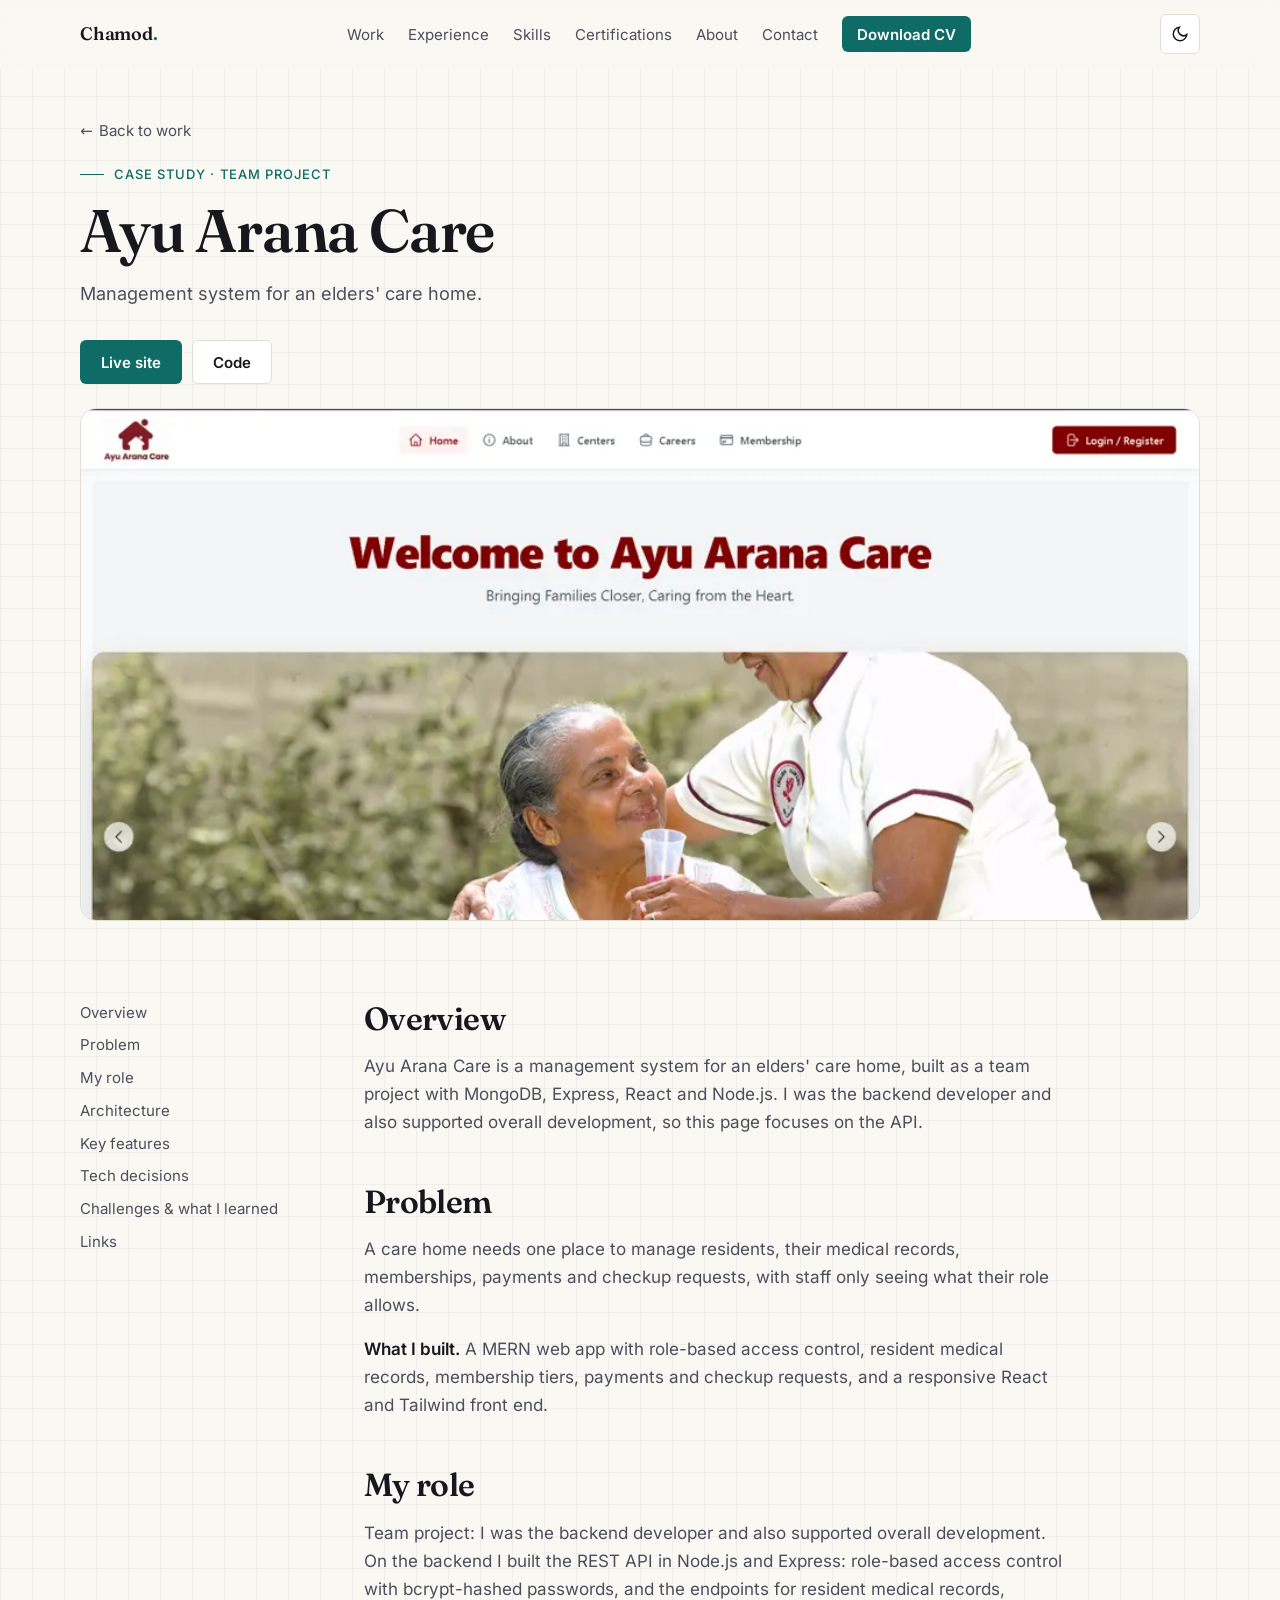
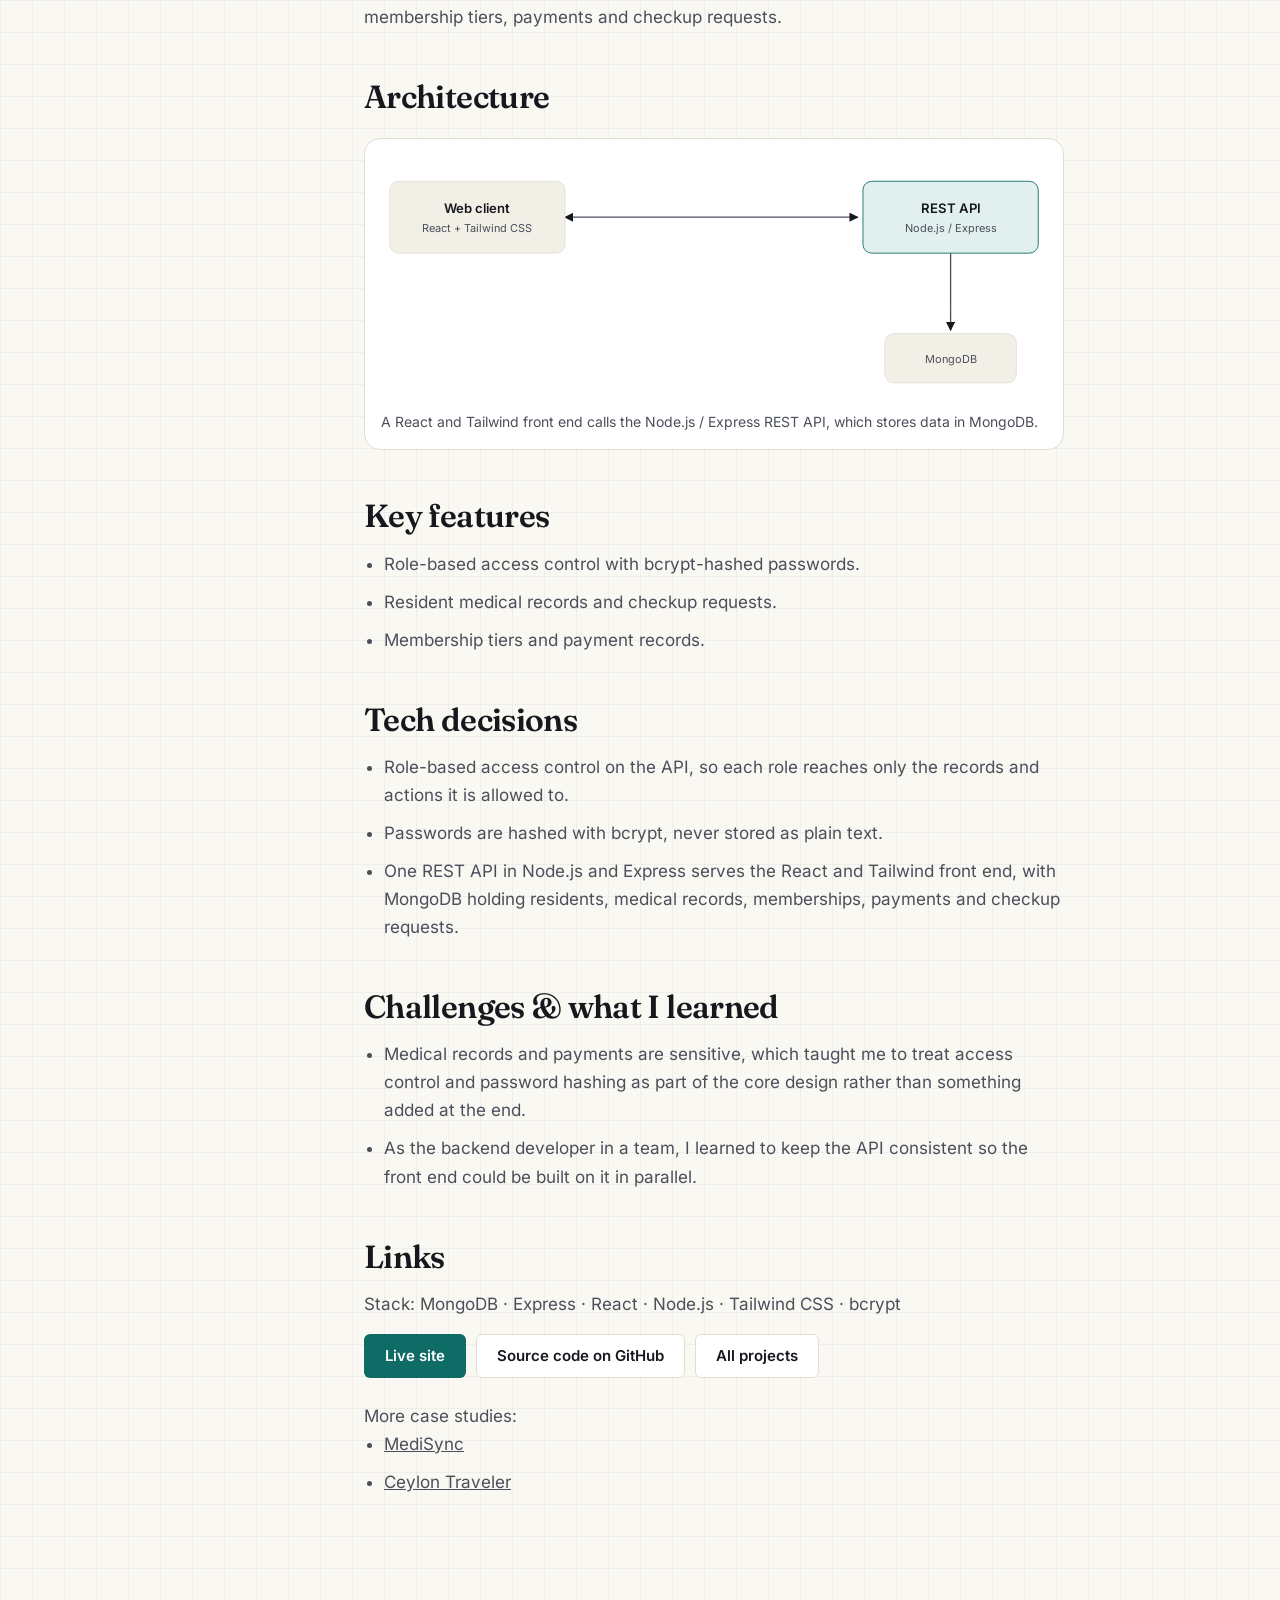
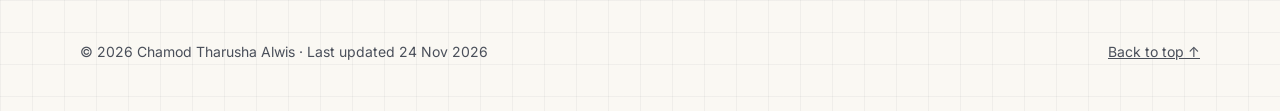
<file: projects/ayu-arana-care.html>
<!DOCTYPE html>
<html lang="en">
<head>
<meta charset="utf-8">
<meta name="viewport" content="width=device-width, initial-scale=1">
<title>Ayu Arana Care case study — Chamod Tharusha Alwis</title>
<meta name="description" content="Ayu Arana Care: a MERN care-home management system. I was the backend developer: REST API, role-based access with bcrypt, records, memberships and payments.">
<link rel="canonical" href="https://www.chamodtharusha.com.lk/projects/ayu-arana-care.html">
<meta name="color-scheme" content="light dark">
<meta name="theme-color" content="#FAF8F3" media="(prefers-color-scheme: light)">
<meta name="theme-color" content="#121417" media="(prefers-color-scheme: dark)">
<meta property="og:type" content="website">
<meta property="og:site_name" content="Chamod Tharusha Alwis">
<meta property="og:title" content="Ayu Arana Care case study — Chamod Tharusha Alwis">
<meta property="og:description" content="Ayu Arana Care: a MERN care-home management system. I was the backend developer: REST API, role-based access with bcrypt, records, memberships and payments.">
<meta property="og:url" content="https://www.chamodtharusha.com.lk/projects/ayu-arana-care.html">
<meta property="og:image" content="https://www.chamodtharusha.com.lk/assets/img/og-image.jpg?v=1982265dd5">
<meta property="og:image:width" content="1200">
<meta property="og:image:height" content="630">
<meta property="og:image:alt" content="Chamod Tharusha Alwis — Full-stack developer building secure, data-driven web platforms">
<meta name="twitter:card" content="summary_large_image">
<meta name="twitter:title" content="Ayu Arana Care case study — Chamod Tharusha Alwis">
<meta name="twitter:description" content="Ayu Arana Care: a MERN care-home management system. I was the backend developer: REST API, role-based access with bcrypt, records, memberships and payments.">
<meta name="twitter:image" content="https://www.chamodtharusha.com.lk/assets/img/og-image.jpg?v=1982265dd5">
<link rel="icon" href="../favicon.ico" sizes="32x32">
<link rel="icon" href="../assets/img/favicon.svg?v=ffc416da4d" type="image/svg+xml">
<link rel="apple-touch-icon" href="../assets/img/apple-touch-icon.png?v=759fc15ee1">
<link rel="preload" href="../assets/fonts/inter-normal-400-600-latin.woff2?v=3100e775e8" as="font" type="font/woff2" crossorigin>
<link rel="preload" href="../assets/fonts/fraunces-normal-600-latin.woff2?v=170a928c70" as="font" type="font/woff2" crossorigin>
<script>try{var t=localStorage.getItem('theme');if(t==='light'||t==='dark')document.documentElement.dataset.theme=t}catch(e){}document.documentElement.classList.add('js')</script>
<link rel="stylesheet" href="../assets/css/site.css?v=bfc9b6e3c7">
<script src="../assets/js/main.js?v=02dbbd3713" type="module"></script>
</head>
<body>
<a class="skip" href="#main">Skip to content</a>
<header class="nav" id="top">
  <div class="wrap">
    <a class="brand" href="../index.html" aria-label="Chamod Tharusha Alwis — home">Chamod<span>.</span></a>
    <nav aria-label="Primary">
      <ul class="nav-links"><li><a href="../index.html#work">Work</a></li><li><a href="../index.html#experience">Experience</a></li><li><a href="../index.html#skills">Skills</a></li><li><a href="../index.html#certifications">Certifications</a></li><li><a href="../index.html#about">About</a></li><li><a href="../index.html#contact">Contact</a></li><li><a class="btn btn-primary btn-sm" href="../Chamod_Tharusha_Alwis_CV_Nov2026.pdf" download>Download CV</a></li></ul>
    </nav>
    <div class="nav-tools">
      <button class="icon-btn" id="theme" type="button" aria-label="Switch theme"><svg viewBox="0 0 24 24" fill="none" stroke="currentColor" stroke-width="2" aria-hidden="true"><path d="M21 12.8A9 9 0 1 1 11.2 3a7 7 0 0 0 9.8 9.8z"/></svg></button>
      <button class="icon-btn menu-btn" id="menu-open" type="button" aria-label="Open menu" aria-expanded="false" aria-controls="mobile-menu"><svg viewBox="0 0 24 24" fill="none" stroke="currentColor" stroke-width="2" aria-hidden="true"><path d="M4 7h16M4 12h16M4 17h16"/></svg></button>
    </div>
  </div>
</header>
<div class="mobile-menu" id="mobile-menu" role="dialog" aria-modal="true" aria-label="Menu">
  <div class="head">
    <span class="brand" aria-hidden="true">Chamod<span>.</span></span>
    <button class="icon-btn" id="menu-close" type="button" aria-label="Close menu"><svg viewBox="0 0 24 24" fill="none" stroke="currentColor" stroke-width="2" aria-hidden="true"><path d="M6 6l12 12M18 6 6 18"/></svg></button>
  </div>
  <ul><li><a href="../index.html#work">Work</a></li><li><a href="../index.html#experience">Experience</a></li><li><a href="../index.html#skills">Skills</a></li><li><a href="../index.html#certifications">Certifications</a></li><li><a href="../index.html#about">About</a></li><li><a href="../index.html#contact">Contact</a></li></ul>
  <a class="btn btn-primary" href="../Chamod_Tharusha_Alwis_CV_Nov2026.pdf" download>Download CV</a>
</div>
<main id="main">
  <div class="wrap cs-hero">
    <a class="back" href="../index.html#work"><span aria-hidden="true">←</span> Back to work</a>
    <p class="eyebrow">Case study · Team project</p>
    <h1>Ayu Arana Care</h1>
    <p class="lead">Management system for an elders' care home.</p>
    <div class="actions"><a class="btn btn-primary" href="https://ayu-arana-care.chamodtharusha.com.lk/" target="_blank" rel="noopener">Live site<span class="sr-only"> (opens in new tab)</span></a><a class="btn btn-ghost" href="https://github.com/Chamod-Tharusha-Alwis/Ayu-Arana-Care" target="_blank" rel="noopener">Code<span class="sr-only"> (opens in new tab)</span></a></div>

    <div class="cs-shot"><img src="../assets/img/ayu-arana-care-960.webp?v=86b45c9036" srcset="../assets/img/ayu-arana-care-480.webp?v=bf54b58c59 480w, ../assets/img/ayu-arana-care-960.webp?v=86b45c9036 960w" sizes="(min-width: 1180px) 1120px, 100vw" width="960" height="438" decoding="async" alt="Ayu Arana Care home page"></div>
  </div>
  <div class="wrap cs-body">
    <aside class="toc"><nav aria-label="On this page"><ol><li><a href="#overview">Overview</a></li><li><a href="#problem">Problem</a></li><li><a href="#role">My role</a></li><li><a href="#architecture">Architecture</a></li><li><a href="#features">Key features</a></li><li><a href="#decisions">Tech decisions</a></li><li><a href="#challenges">Challenges &amp; what I learned</a></li><li><a href="#links">Links</a></li></ol></nav></aside>
    <div class="prose">
      <section id="overview" aria-labelledby="overview-h"><h2 id="overview-h">Overview</h2><p>Ayu Arana Care is a management system for an elders' care home, built as a team project with MongoDB, Express, React and Node.js. I was the backend developer and also supported overall development, so this page focuses on the API.</p></section>
      <section id="problem" aria-labelledby="problem-h"><h2 id="problem-h">Problem</h2><p>A care home needs one place to manage residents, their medical records, memberships, payments and checkup requests, with staff only seeing what their role allows.</p><p><strong>What I built.</strong> A MERN web app with role-based access control, resident medical records, membership tiers, payments and checkup requests, and a responsive React and Tailwind front end.</p></section>
      <section id="role" aria-labelledby="role-h"><h2 id="role-h">My role</h2><p>Team project: I was the backend developer and also supported overall development. On the backend I built the REST API in Node.js and Express: role-based access control with bcrypt-hashed passwords, and the endpoints for resident medical records, membership tiers, payments and checkup requests.</p></section>
      <section id="architecture" aria-labelledby="architecture-h"><h2 id="architecture-h">Architecture</h2><figure class="arch">
  <svg viewBox="0 0 760 280" role="img" aria-labelledby="arch-t arch-d">
    <title id="arch-t">Ayu Arana Care architecture</title>
    <desc id="arch-d">Web client (React + Tailwind CSS) talks to REST API (Node.js / Express). Data: MongoDB.</desc>
    <defs><marker id="ar" viewBox="0 0 10 10" refX="9" refY="5" markerWidth="7" markerHeight="7" orient="auto-start-reverse"><path d="M0 0 10 5 0 10z" fill="currentColor"/></marker></defs>
    <g style="color: var(--ink-2)"><path class="ln" d="M210 71 H544" marker-end="url(#ar)" marker-start="url(#ar)"/><path class="ln" d="M650 112 V176"/><path class="ln" d="M650 176 V200" marker-end="url(#ar)"/></g>
    <rect class="box" x="10" y="30" width="200" height="82" rx="10"/><text class="t" x="110" y="66" text-anchor="middle">Web client</text><text class="s" x="110" y="88" text-anchor="middle">React + Tailwind CSS</text><rect class="box-key" x="550" y="30" width="200" height="82" rx="10"/><text class="t" x="650" y="66" text-anchor="middle">REST API</text><text class="s" x="650" y="88" text-anchor="middle">Node.js / Express</text>
    <rect class="box" x="575" y="204" width="150" height="56" rx="10"/><text class="s" x="650" y="237" text-anchor="middle">MongoDB</text>
  </svg>
  <figcaption>A React and Tailwind front end calls the Node.js / Express REST API, which stores data in MongoDB.</figcaption>
</figure></section>
      <section id="features" aria-labelledby="features-h"><h2 id="features-h">Key features</h2><ul><li>Role-based access control with bcrypt-hashed passwords.</li><li>Resident medical records and checkup requests.</li><li>Membership tiers and payment records.</li></ul></section>
      <section id="decisions" aria-labelledby="decisions-h"><h2 id="decisions-h">Tech decisions</h2><ul><li>Role-based access control on the API, so each role reaches only the records and actions it is allowed to.</li><li>Passwords are hashed with bcrypt, never stored as plain text.</li><li>One REST API in Node.js and Express serves the React and Tailwind front end, with MongoDB holding residents, medical records, memberships, payments and checkup requests.</li></ul></section>
      <section id="challenges" aria-labelledby="challenges-h"><h2 id="challenges-h">Challenges &amp; what I learned</h2><ul><li>Medical records and payments are sensitive, which taught me to treat access control and password hashing as part of the core design rather than something added at the end.</li><li>As the backend developer in a team, I learned to keep the API consistent so the front end could be built on it in parallel.</li></ul></section>

      <section id="links" aria-labelledby="links-h"><h2 id="links-h">Links</h2><p>Stack: MongoDB · Express · React · Node.js · Tailwind CSS · bcrypt</p><ul class="link-list"><li><a class="btn btn-primary" href="https://ayu-arana-care.chamodtharusha.com.lk/" target="_blank" rel="noopener">Live site<span class="sr-only"> (opens in new tab)</span></a></li><li><a class="btn btn-ghost" href="https://github.com/Chamod-Tharusha-Alwis/Ayu-Arana-Care" target="_blank" rel="noopener">Source code on GitHub<span class="sr-only"> (opens in new tab)</span></a></li><li><a class="btn btn-ghost" href="../index.html#work">All projects</a></li></ul><p class="more">More case studies:</p><ul><li><a href="../projects/medisync.html">MediSync</a></li><li><a href="../projects/ceylon-traveler.html">Ceylon Traveler</a></li></ul></section>
    </div>
  </div>
</main>
<footer>
  <div class="wrap">
    <span>© 2026 Chamod Tharusha Alwis · Last updated <time datetime="2026-11-24">24 Nov 2026</time></span>
    <a href="#top">Back to top ↑</a>
  </div>
</footer>
</body>
</html>
</file>
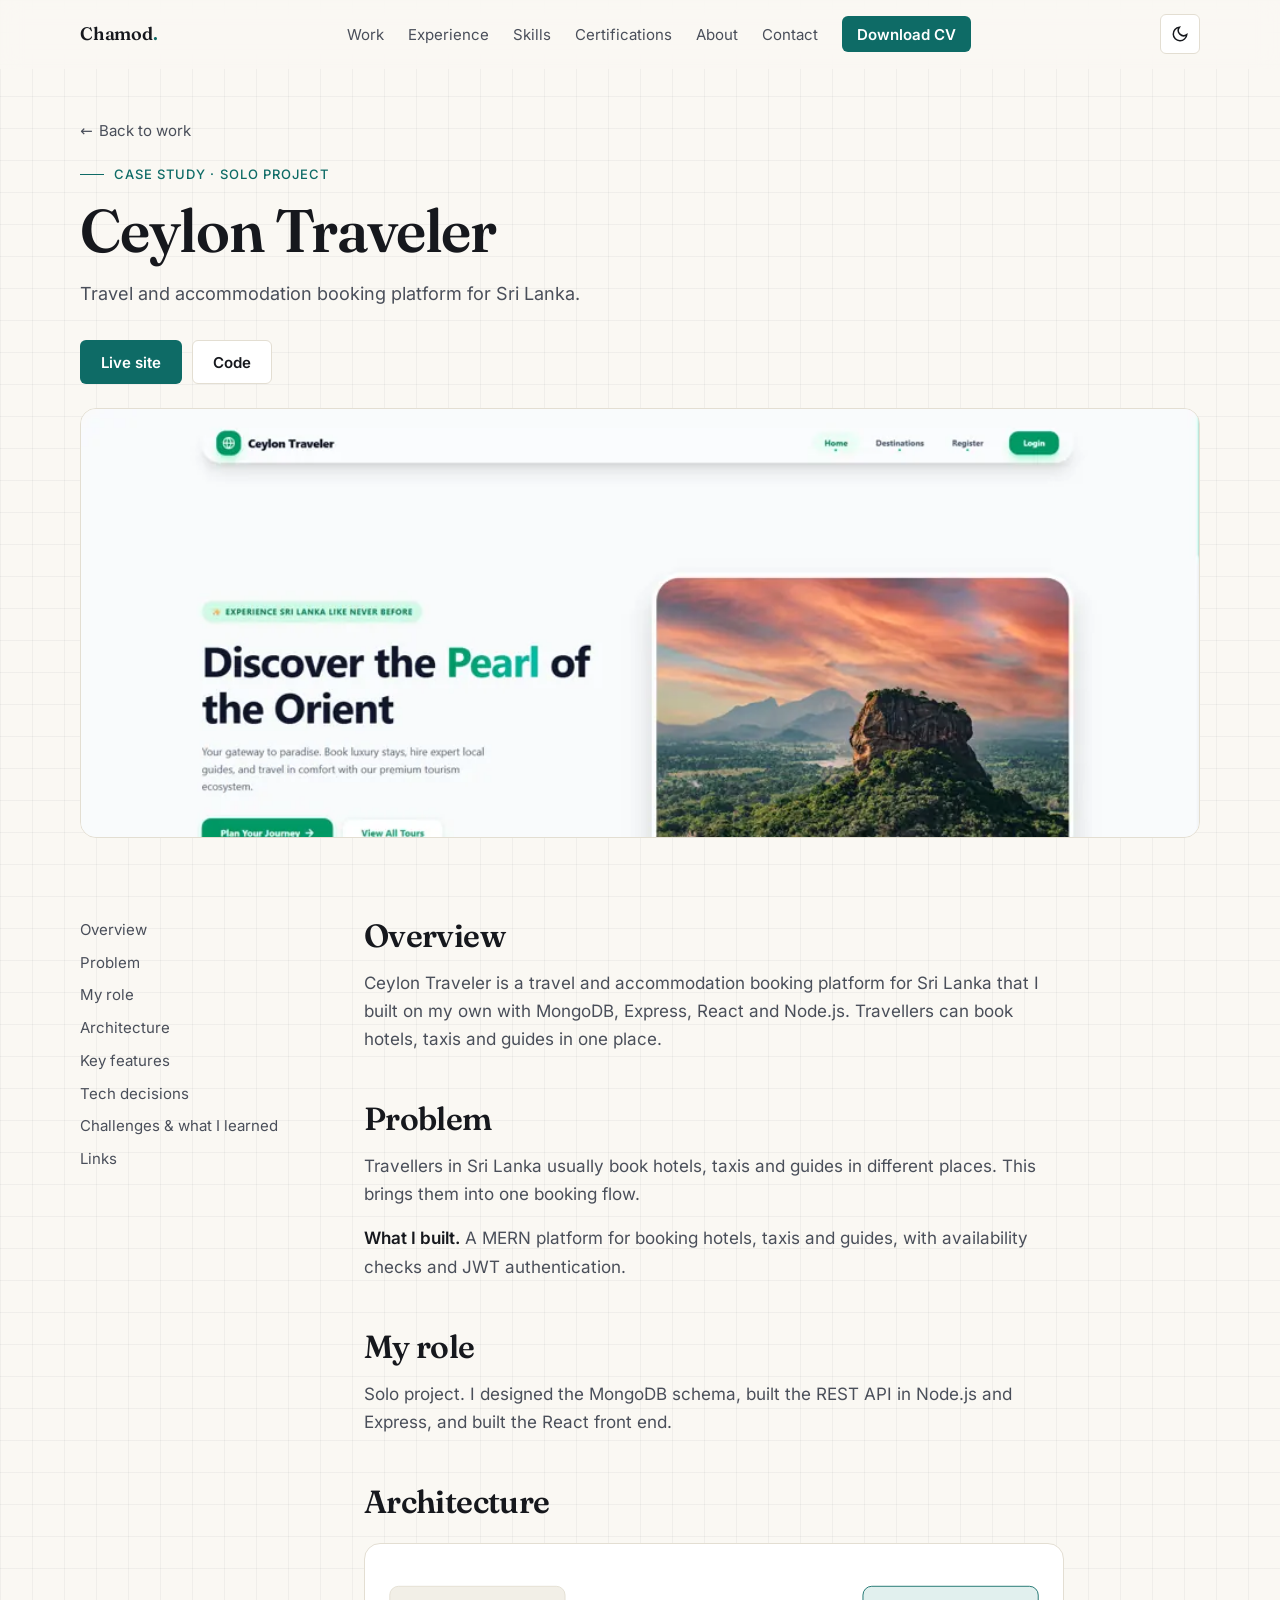
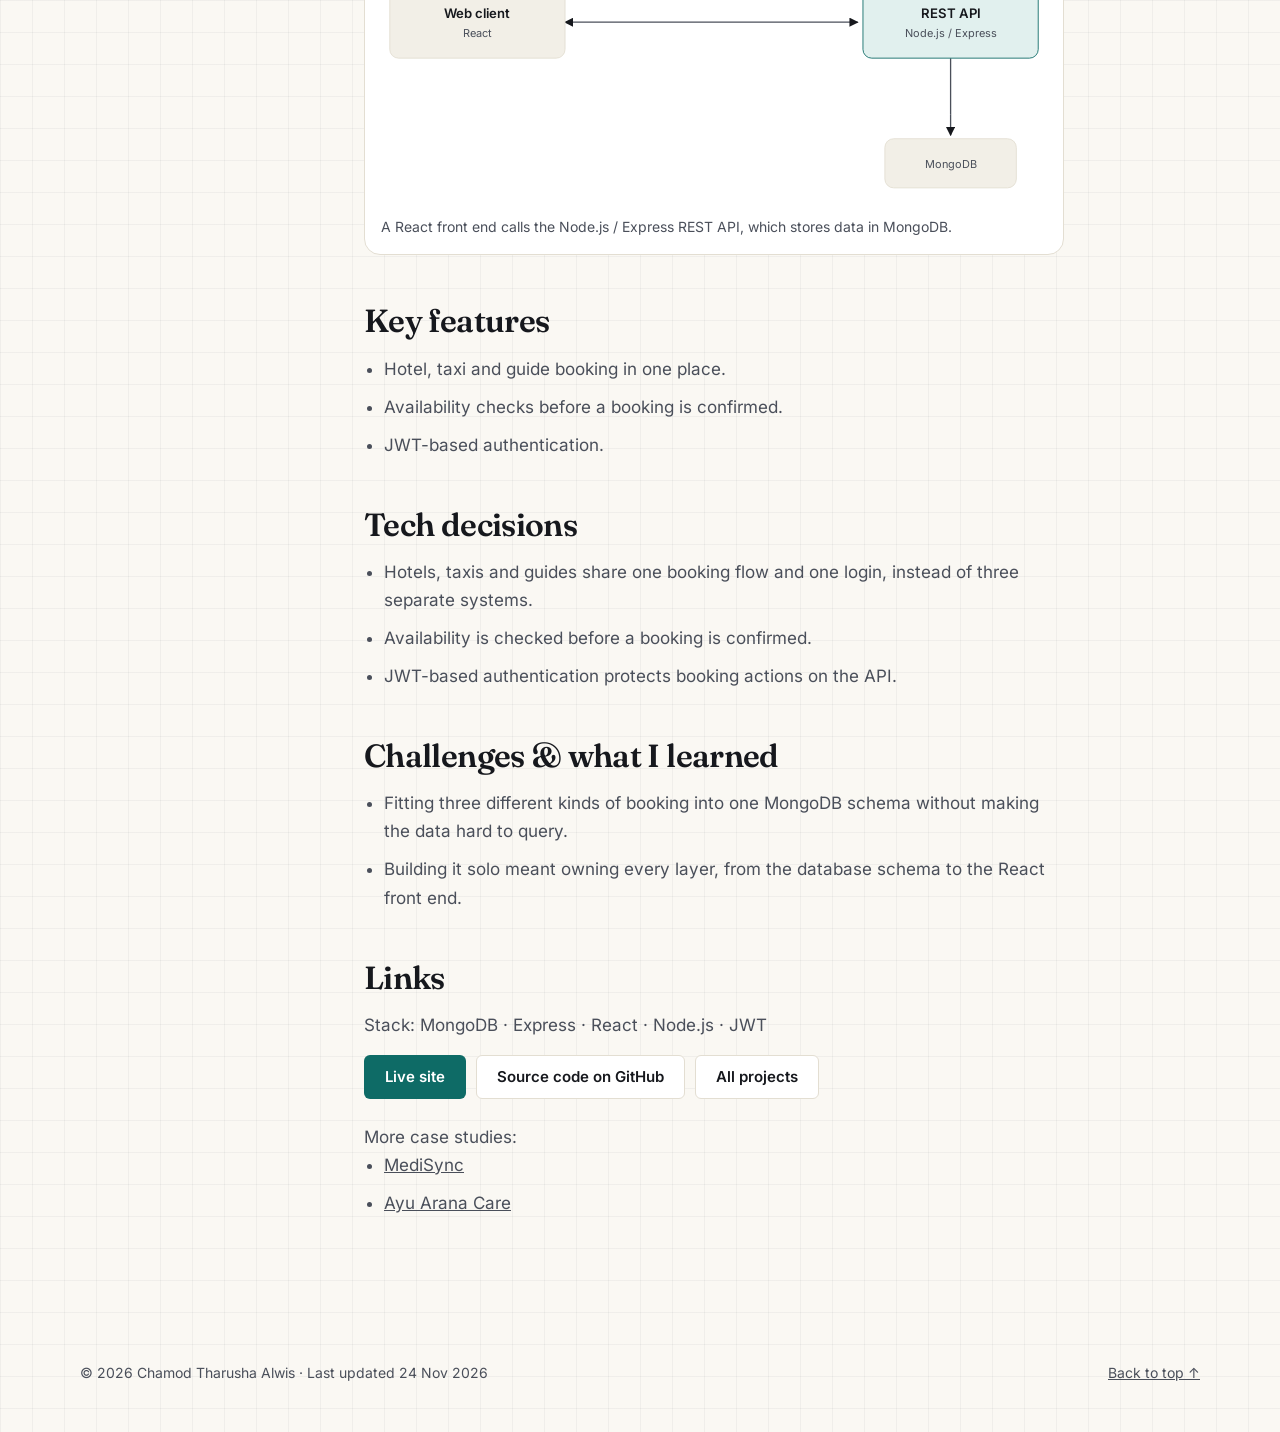
<file: projects/ceylon-traveler.html>
<!DOCTYPE html>
<html lang="en">
<head>
<meta charset="utf-8">
<meta name="viewport" content="width=device-width, initial-scale=1">
<title>Ceylon Traveler case study — Chamod Tharusha Alwis</title>
<meta name="description" content="Ceylon Traveler: a solo MERN platform for booking hotels, taxis and guides in Sri Lanka, with availability checks and JWT authentication.">
<link rel="canonical" href="https://www.chamodtharusha.com.lk/projects/ceylon-traveler.html">
<meta name="color-scheme" content="light dark">
<meta name="theme-color" content="#FAF8F3" media="(prefers-color-scheme: light)">
<meta name="theme-color" content="#121417" media="(prefers-color-scheme: dark)">
<meta property="og:type" content="website">
<meta property="og:site_name" content="Chamod Tharusha Alwis">
<meta property="og:title" content="Ceylon Traveler case study — Chamod Tharusha Alwis">
<meta property="og:description" content="Ceylon Traveler: a solo MERN platform for booking hotels, taxis and guides in Sri Lanka, with availability checks and JWT authentication.">
<meta property="og:url" content="https://www.chamodtharusha.com.lk/projects/ceylon-traveler.html">
<meta property="og:image" content="https://www.chamodtharusha.com.lk/assets/img/og-image.jpg?v=1982265dd5">
<meta property="og:image:width" content="1200">
<meta property="og:image:height" content="630">
<meta property="og:image:alt" content="Chamod Tharusha Alwis — Full-stack developer building secure, data-driven web platforms">
<meta name="twitter:card" content="summary_large_image">
<meta name="twitter:title" content="Ceylon Traveler case study — Chamod Tharusha Alwis">
<meta name="twitter:description" content="Ceylon Traveler: a solo MERN platform for booking hotels, taxis and guides in Sri Lanka, with availability checks and JWT authentication.">
<meta name="twitter:image" content="https://www.chamodtharusha.com.lk/assets/img/og-image.jpg?v=1982265dd5">
<link rel="icon" href="../favicon.ico" sizes="32x32">
<link rel="icon" href="../assets/img/favicon.svg?v=ffc416da4d" type="image/svg+xml">
<link rel="apple-touch-icon" href="../assets/img/apple-touch-icon.png?v=759fc15ee1">
<link rel="preload" href="../assets/fonts/inter-normal-400-600-latin.woff2?v=3100e775e8" as="font" type="font/woff2" crossorigin>
<link rel="preload" href="../assets/fonts/fraunces-normal-600-latin.woff2?v=170a928c70" as="font" type="font/woff2" crossorigin>
<script>try{var t=localStorage.getItem('theme');if(t==='light'||t==='dark')document.documentElement.dataset.theme=t}catch(e){}document.documentElement.classList.add('js')</script>
<link rel="stylesheet" href="../assets/css/site.css?v=bfc9b6e3c7">
<script src="../assets/js/main.js?v=02dbbd3713" type="module"></script>
</head>
<body>
<a class="skip" href="#main">Skip to content</a>
<header class="nav" id="top">
  <div class="wrap">
    <a class="brand" href="../index.html" aria-label="Chamod Tharusha Alwis — home">Chamod<span>.</span></a>
    <nav aria-label="Primary">
      <ul class="nav-links"><li><a href="../index.html#work">Work</a></li><li><a href="../index.html#experience">Experience</a></li><li><a href="../index.html#skills">Skills</a></li><li><a href="../index.html#certifications">Certifications</a></li><li><a href="../index.html#about">About</a></li><li><a href="../index.html#contact">Contact</a></li><li><a class="btn btn-primary btn-sm" href="../Chamod_Tharusha_Alwis_CV_Nov2026.pdf" download>Download CV</a></li></ul>
    </nav>
    <div class="nav-tools">
      <button class="icon-btn" id="theme" type="button" aria-label="Switch theme"><svg viewBox="0 0 24 24" fill="none" stroke="currentColor" stroke-width="2" aria-hidden="true"><path d="M21 12.8A9 9 0 1 1 11.2 3a7 7 0 0 0 9.8 9.8z"/></svg></button>
      <button class="icon-btn menu-btn" id="menu-open" type="button" aria-label="Open menu" aria-expanded="false" aria-controls="mobile-menu"><svg viewBox="0 0 24 24" fill="none" stroke="currentColor" stroke-width="2" aria-hidden="true"><path d="M4 7h16M4 12h16M4 17h16"/></svg></button>
    </div>
  </div>
</header>
<div class="mobile-menu" id="mobile-menu" role="dialog" aria-modal="true" aria-label="Menu">
  <div class="head">
    <span class="brand" aria-hidden="true">Chamod<span>.</span></span>
    <button class="icon-btn" id="menu-close" type="button" aria-label="Close menu"><svg viewBox="0 0 24 24" fill="none" stroke="currentColor" stroke-width="2" aria-hidden="true"><path d="M6 6l12 12M18 6 6 18"/></svg></button>
  </div>
  <ul><li><a href="../index.html#work">Work</a></li><li><a href="../index.html#experience">Experience</a></li><li><a href="../index.html#skills">Skills</a></li><li><a href="../index.html#certifications">Certifications</a></li><li><a href="../index.html#about">About</a></li><li><a href="../index.html#contact">Contact</a></li></ul>
  <a class="btn btn-primary" href="../Chamod_Tharusha_Alwis_CV_Nov2026.pdf" download>Download CV</a>
</div>
<main id="main">
  <div class="wrap cs-hero">
    <a class="back" href="../index.html#work"><span aria-hidden="true">←</span> Back to work</a>
    <p class="eyebrow">Case study · Solo project</p>
    <h1>Ceylon Traveler</h1>
    <p class="lead">Travel and accommodation booking platform for Sri Lanka.</p>
    <div class="actions"><a class="btn btn-primary" href="https://ceylon-traveler.chamodtharusha.com.lk/" target="_blank" rel="noopener">Live site<span class="sr-only"> (opens in new tab)</span></a><a class="btn btn-ghost" href="https://github.com/Chamod-Tharusha-Alwis/Ceylon-Traveler" target="_blank" rel="noopener">Code<span class="sr-only"> (opens in new tab)</span></a></div>

    <div class="cs-shot"><img src="../assets/img/ceylon-traveler-960.webp?v=8ad5b6bb40" srcset="../assets/img/ceylon-traveler-480.webp?v=da36044e27 480w, ../assets/img/ceylon-traveler-960.webp?v=8ad5b6bb40 960w" sizes="(min-width: 1180px) 1120px, 100vw" width="960" height="367" decoding="async" alt="Ceylon Traveler home page: Discover the Pearl of the Orient, with a photo of Sigiriya"></div>
  </div>
  <div class="wrap cs-body">
    <aside class="toc"><nav aria-label="On this page"><ol><li><a href="#overview">Overview</a></li><li><a href="#problem">Problem</a></li><li><a href="#role">My role</a></li><li><a href="#architecture">Architecture</a></li><li><a href="#features">Key features</a></li><li><a href="#decisions">Tech decisions</a></li><li><a href="#challenges">Challenges &amp; what I learned</a></li><li><a href="#links">Links</a></li></ol></nav></aside>
    <div class="prose">
      <section id="overview" aria-labelledby="overview-h"><h2 id="overview-h">Overview</h2><p>Ceylon Traveler is a travel and accommodation booking platform for Sri Lanka that I built on my own with MongoDB, Express, React and Node.js. Travellers can book hotels, taxis and guides in one place.</p></section>
      <section id="problem" aria-labelledby="problem-h"><h2 id="problem-h">Problem</h2><p>Travellers in Sri Lanka usually book hotels, taxis and guides in different places. This brings them into one booking flow.</p><p><strong>What I built.</strong> A MERN platform for booking hotels, taxis and guides, with availability checks and JWT authentication.</p></section>
      <section id="role" aria-labelledby="role-h"><h2 id="role-h">My role</h2><p>Solo project. I designed the MongoDB schema, built the REST API in Node.js and Express, and built the React front end.</p></section>
      <section id="architecture" aria-labelledby="architecture-h"><h2 id="architecture-h">Architecture</h2><figure class="arch">
  <svg viewBox="0 0 760 280" role="img" aria-labelledby="arch-t arch-d">
    <title id="arch-t">Ceylon Traveler architecture</title>
    <desc id="arch-d">Web client (React) talks to REST API (Node.js / Express). Data: MongoDB.</desc>
    <defs><marker id="ar" viewBox="0 0 10 10" refX="9" refY="5" markerWidth="7" markerHeight="7" orient="auto-start-reverse"><path d="M0 0 10 5 0 10z" fill="currentColor"/></marker></defs>
    <g style="color: var(--ink-2)"><path class="ln" d="M210 71 H544" marker-end="url(#ar)" marker-start="url(#ar)"/><path class="ln" d="M650 112 V176"/><path class="ln" d="M650 176 V200" marker-end="url(#ar)"/></g>
    <rect class="box" x="10" y="30" width="200" height="82" rx="10"/><text class="t" x="110" y="66" text-anchor="middle">Web client</text><text class="s" x="110" y="88" text-anchor="middle">React</text><rect class="box-key" x="550" y="30" width="200" height="82" rx="10"/><text class="t" x="650" y="66" text-anchor="middle">REST API</text><text class="s" x="650" y="88" text-anchor="middle">Node.js / Express</text>
    <rect class="box" x="575" y="204" width="150" height="56" rx="10"/><text class="s" x="650" y="237" text-anchor="middle">MongoDB</text>
  </svg>
  <figcaption>A React front end calls the Node.js / Express REST API, which stores data in MongoDB.</figcaption>
</figure></section>
      <section id="features" aria-labelledby="features-h"><h2 id="features-h">Key features</h2><ul><li>Hotel, taxi and guide booking in one place.</li><li>Availability checks before a booking is confirmed.</li><li>JWT-based authentication.</li></ul></section>
      <section id="decisions" aria-labelledby="decisions-h"><h2 id="decisions-h">Tech decisions</h2><ul><li>Hotels, taxis and guides share one booking flow and one login, instead of three separate systems.</li><li>Availability is checked before a booking is confirmed.</li><li>JWT-based authentication protects booking actions on the API.</li></ul></section>
      <section id="challenges" aria-labelledby="challenges-h"><h2 id="challenges-h">Challenges &amp; what I learned</h2><ul><li>Fitting three different kinds of booking into one MongoDB schema without making the data hard to query.</li><li>Building it solo meant owning every layer, from the database schema to the React front end.</li></ul></section>

      <section id="links" aria-labelledby="links-h"><h2 id="links-h">Links</h2><p>Stack: MongoDB · Express · React · Node.js · JWT</p><ul class="link-list"><li><a class="btn btn-primary" href="https://ceylon-traveler.chamodtharusha.com.lk/" target="_blank" rel="noopener">Live site<span class="sr-only"> (opens in new tab)</span></a></li><li><a class="btn btn-ghost" href="https://github.com/Chamod-Tharusha-Alwis/Ceylon-Traveler" target="_blank" rel="noopener">Source code on GitHub<span class="sr-only"> (opens in new tab)</span></a></li><li><a class="btn btn-ghost" href="../index.html#work">All projects</a></li></ul><p class="more">More case studies:</p><ul><li><a href="../projects/medisync.html">MediSync</a></li><li><a href="../projects/ayu-arana-care.html">Ayu Arana Care</a></li></ul></section>
    </div>
  </div>
</main>
<footer>
  <div class="wrap">
    <span>© 2026 Chamod Tharusha Alwis · Last updated <time datetime="2026-11-24">24 Nov 2026</time></span>
    <a href="#top">Back to top ↑</a>
  </div>
</footer>
</body>
</html>
</file>
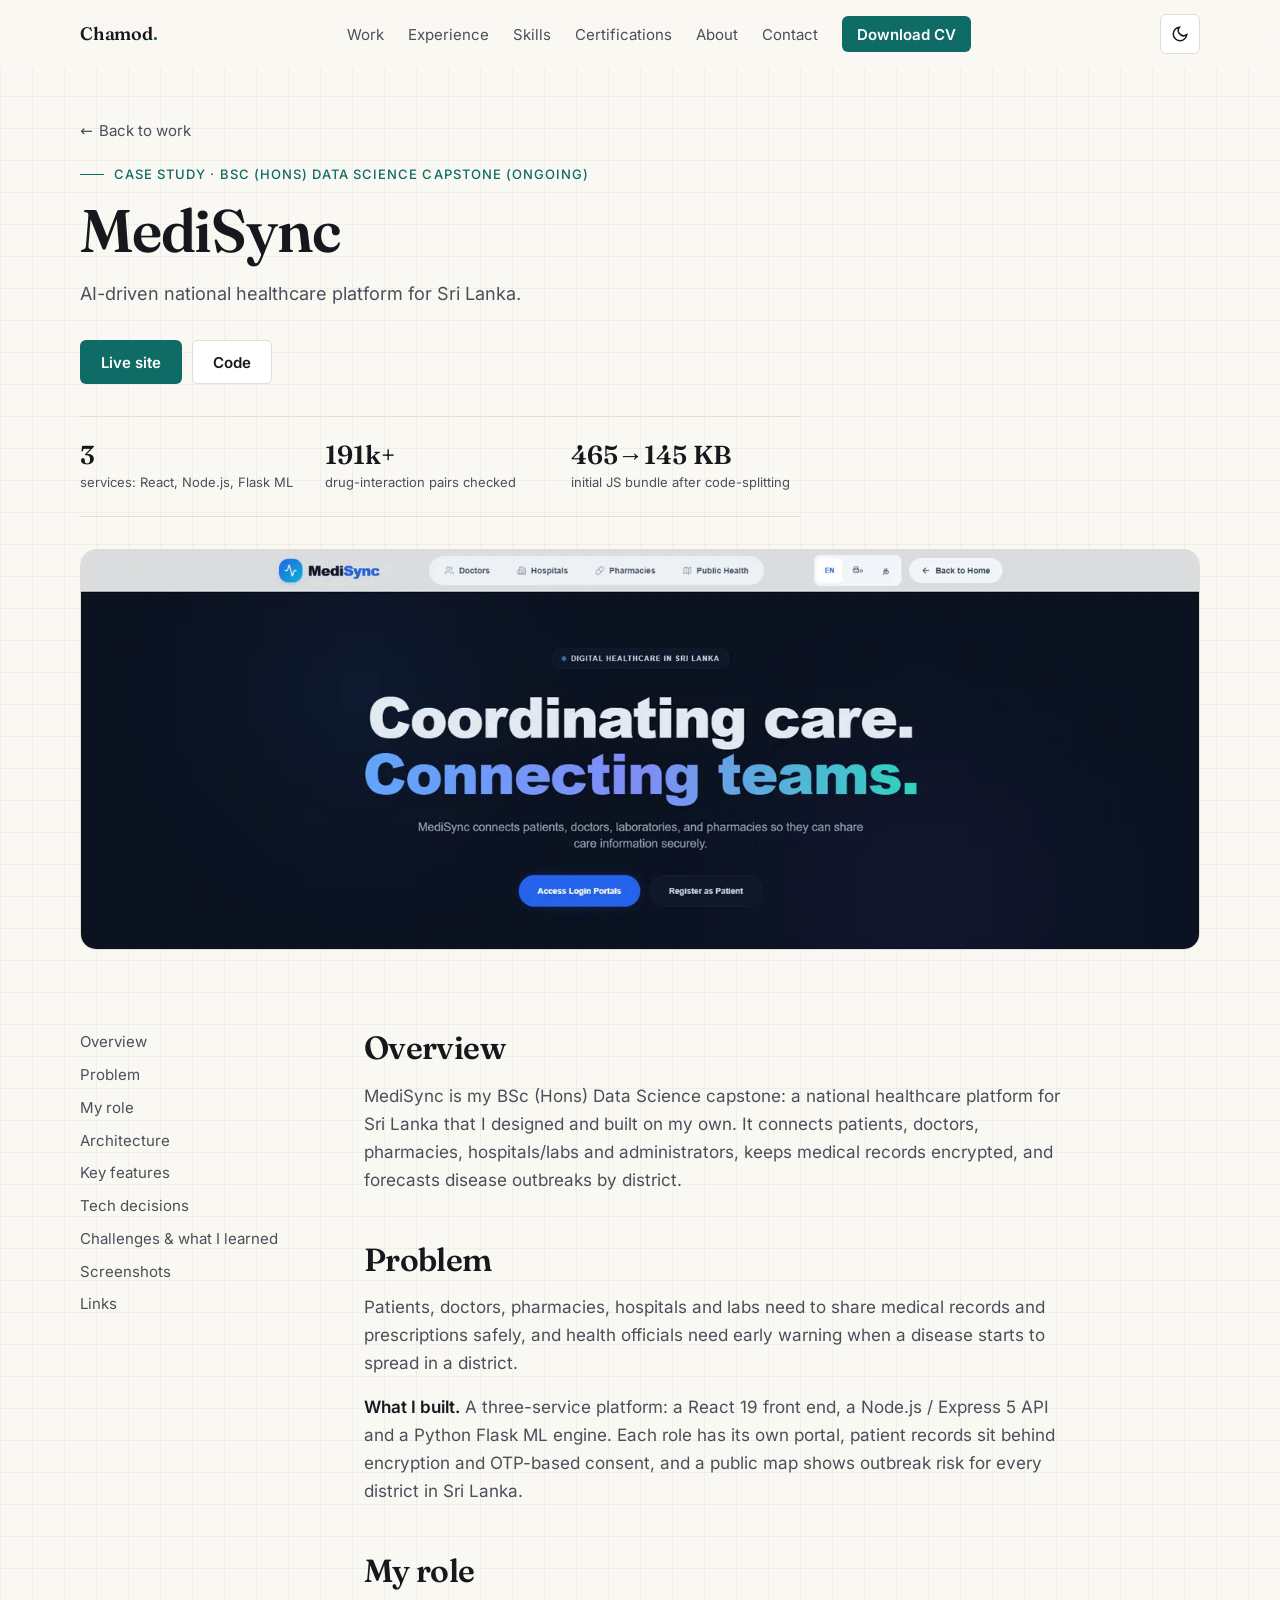
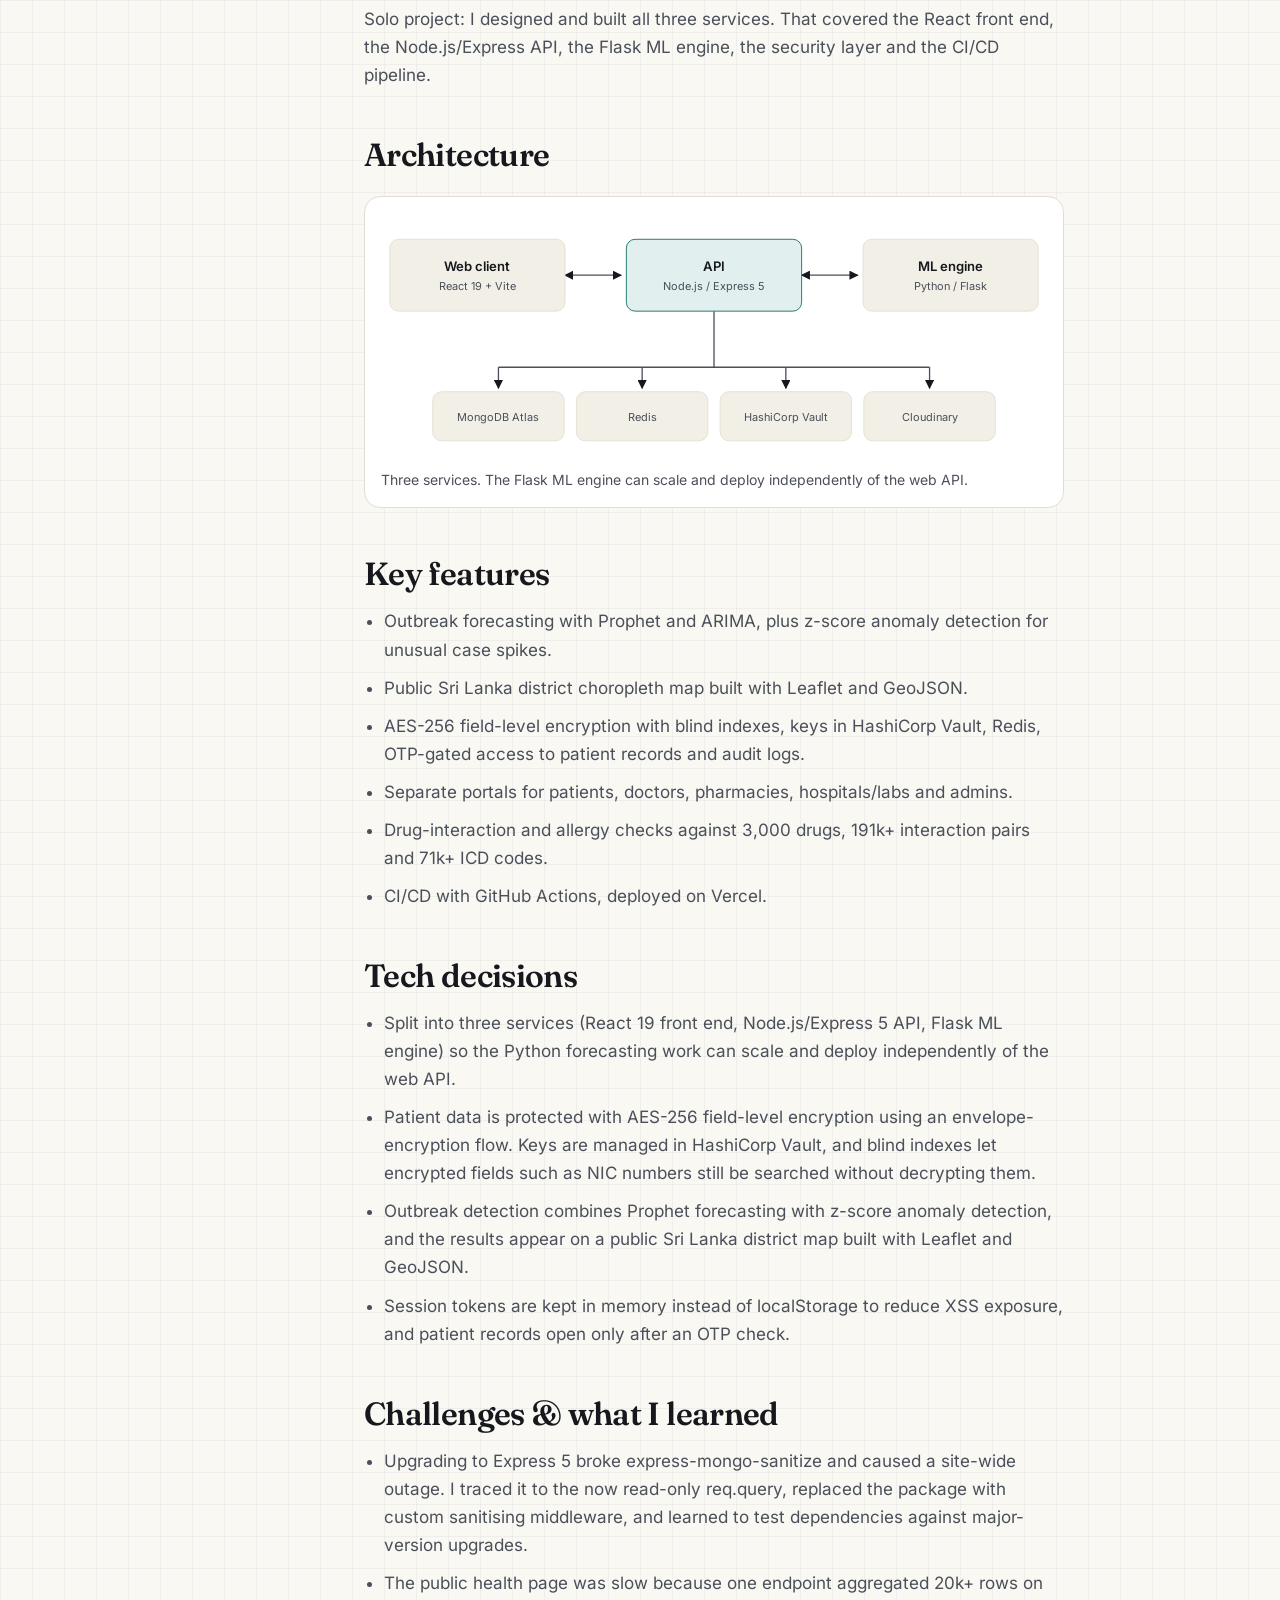
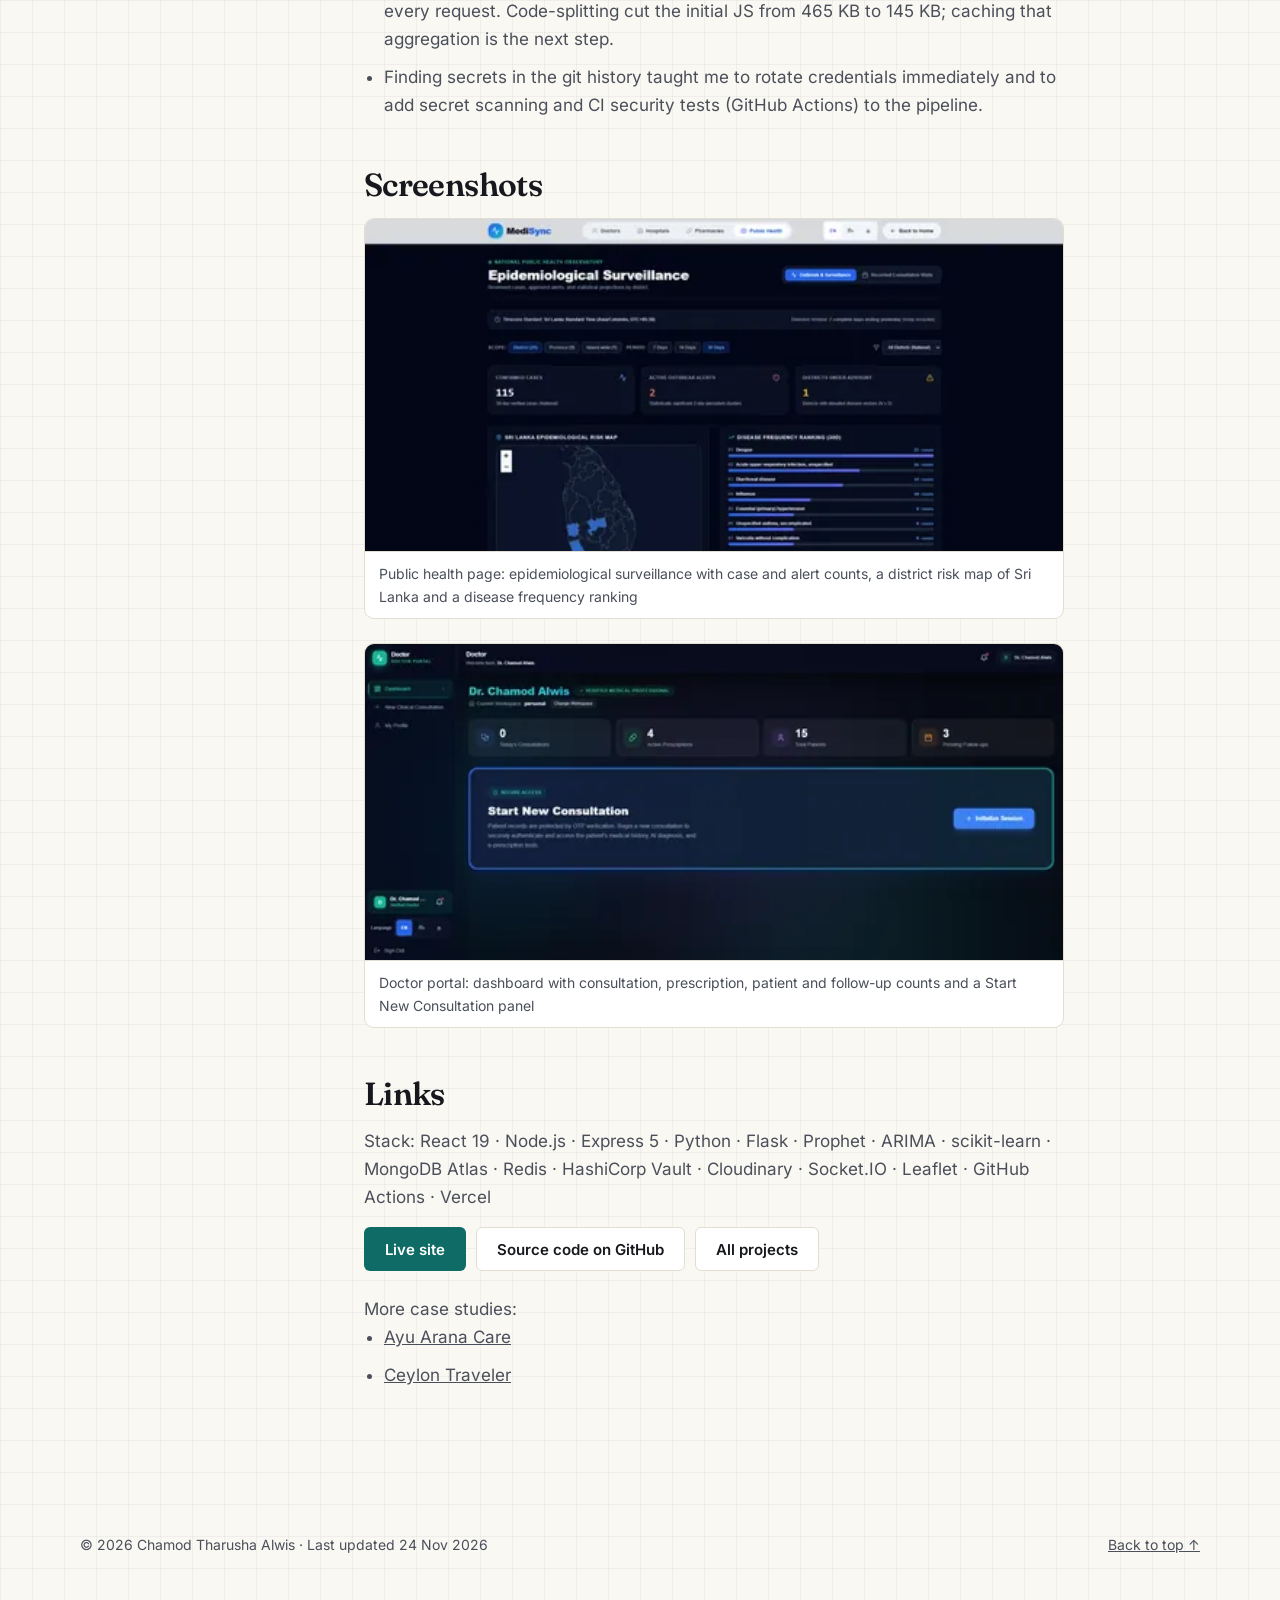
<file: projects/medisync.html>
<!DOCTYPE html>
<html lang="en">
<head>
<meta charset="utf-8">
<meta name="viewport" content="width=device-width, initial-scale=1">
<title>MediSync case study — Chamod Tharusha Alwis</title>
<meta name="description" content="How I built MediSync: React 19, Express 5 and a Flask ML engine with outbreak forecasting and AES-256 encrypted patient records.">
<link rel="canonical" href="https://www.chamodtharusha.com.lk/projects/medisync.html">
<meta name="color-scheme" content="light dark">
<meta name="theme-color" content="#FAF8F3" media="(prefers-color-scheme: light)">
<meta name="theme-color" content="#121417" media="(prefers-color-scheme: dark)">
<meta property="og:type" content="website">
<meta property="og:site_name" content="Chamod Tharusha Alwis">
<meta property="og:title" content="MediSync case study — Chamod Tharusha Alwis">
<meta property="og:description" content="How I built MediSync: React 19, Express 5 and a Flask ML engine with outbreak forecasting and AES-256 encrypted patient records.">
<meta property="og:url" content="https://www.chamodtharusha.com.lk/projects/medisync.html">
<meta property="og:image" content="https://www.chamodtharusha.com.lk/assets/img/og-image.jpg?v=1982265dd5">
<meta property="og:image:width" content="1200">
<meta property="og:image:height" content="630">
<meta property="og:image:alt" content="Chamod Tharusha Alwis — Full-stack developer building secure, data-driven web platforms">
<meta name="twitter:card" content="summary_large_image">
<meta name="twitter:title" content="MediSync case study — Chamod Tharusha Alwis">
<meta name="twitter:description" content="How I built MediSync: React 19, Express 5 and a Flask ML engine with outbreak forecasting and AES-256 encrypted patient records.">
<meta name="twitter:image" content="https://www.chamodtharusha.com.lk/assets/img/og-image.jpg?v=1982265dd5">
<link rel="icon" href="../favicon.ico" sizes="32x32">
<link rel="icon" href="../assets/img/favicon.svg?v=ffc416da4d" type="image/svg+xml">
<link rel="apple-touch-icon" href="../assets/img/apple-touch-icon.png?v=759fc15ee1">
<link rel="preload" href="../assets/fonts/inter-normal-400-600-latin.woff2?v=3100e775e8" as="font" type="font/woff2" crossorigin>
<link rel="preload" href="../assets/fonts/fraunces-normal-600-latin.woff2?v=170a928c70" as="font" type="font/woff2" crossorigin>
<script>try{var t=localStorage.getItem('theme');if(t==='light'||t==='dark')document.documentElement.dataset.theme=t}catch(e){}document.documentElement.classList.add('js')</script>
<link rel="stylesheet" href="../assets/css/site.css?v=bfc9b6e3c7">
<script src="../assets/js/main.js?v=02dbbd3713" type="module"></script>
</head>
<body>
<a class="skip" href="#main">Skip to content</a>
<header class="nav" id="top">
  <div class="wrap">
    <a class="brand" href="../index.html" aria-label="Chamod Tharusha Alwis — home">Chamod<span>.</span></a>
    <nav aria-label="Primary">
      <ul class="nav-links"><li><a href="../index.html#work">Work</a></li><li><a href="../index.html#experience">Experience</a></li><li><a href="../index.html#skills">Skills</a></li><li><a href="../index.html#certifications">Certifications</a></li><li><a href="../index.html#about">About</a></li><li><a href="../index.html#contact">Contact</a></li><li><a class="btn btn-primary btn-sm" href="../Chamod_Tharusha_Alwis_CV_Nov2026.pdf" download>Download CV</a></li></ul>
    </nav>
    <div class="nav-tools">
      <button class="icon-btn" id="theme" type="button" aria-label="Switch theme"><svg viewBox="0 0 24 24" fill="none" stroke="currentColor" stroke-width="2" aria-hidden="true"><path d="M21 12.8A9 9 0 1 1 11.2 3a7 7 0 0 0 9.8 9.8z"/></svg></button>
      <button class="icon-btn menu-btn" id="menu-open" type="button" aria-label="Open menu" aria-expanded="false" aria-controls="mobile-menu"><svg viewBox="0 0 24 24" fill="none" stroke="currentColor" stroke-width="2" aria-hidden="true"><path d="M4 7h16M4 12h16M4 17h16"/></svg></button>
    </div>
  </div>
</header>
<div class="mobile-menu" id="mobile-menu" role="dialog" aria-modal="true" aria-label="Menu">
  <div class="head">
    <span class="brand" aria-hidden="true">Chamod<span>.</span></span>
    <button class="icon-btn" id="menu-close" type="button" aria-label="Close menu"><svg viewBox="0 0 24 24" fill="none" stroke="currentColor" stroke-width="2" aria-hidden="true"><path d="M6 6l12 12M18 6 6 18"/></svg></button>
  </div>
  <ul><li><a href="../index.html#work">Work</a></li><li><a href="../index.html#experience">Experience</a></li><li><a href="../index.html#skills">Skills</a></li><li><a href="../index.html#certifications">Certifications</a></li><li><a href="../index.html#about">About</a></li><li><a href="../index.html#contact">Contact</a></li></ul>
  <a class="btn btn-primary" href="../Chamod_Tharusha_Alwis_CV_Nov2026.pdf" download>Download CV</a>
</div>
<main id="main">
  <div class="wrap cs-hero">
    <a class="back" href="../index.html#work"><span aria-hidden="true">←</span> Back to work</a>
    <p class="eyebrow">Case study · BSc (Hons) Data Science capstone (ongoing)</p>
    <h1>MediSync</h1>
    <p class="lead">AI-driven national healthcare platform for Sri Lanka.</p>
    <div class="actions"><a class="btn btn-primary" href="https://medisync.chamodtharusha.com.lk/" target="_blank" rel="noopener">Live site<span class="sr-only"> (opens in new tab)</span></a><a class="btn btn-ghost" href="https://github.com/Chamod-Tharusha-Alwis/MediSync" target="_blank" rel="noopener">Code<span class="sr-only"> (opens in new tab)</span></a></div>
    <dl class="stats"><div class="stat"><dt>services: React, Node.js, Flask ML</dt><dd>3</dd></div><div class="stat"><dt>drug-interaction pairs checked</dt><dd>191k+</dd></div><div class="stat"><dt>initial JS bundle after code-splitting</dt><dd>465→145 KB</dd></div></dl>
    <div class="cs-shot"><img src="../assets/img/medisync-landing-960.webp?v=4273c2687d" srcset="../assets/img/medisync-landing-480.webp?v=72bd698bc6 480w, ../assets/img/medisync-landing-960.webp?v=4273c2687d 960w, ../assets/img/medisync-landing-1440.webp?v=8b5d0385e6 1440w" sizes="(min-width: 1180px) 1120px, 100vw" width="1440" height="515" decoding="async" alt="MediSync landing page with the headline “Coordinating care. Connecting teams.” and buttons to access the login portals or register as a patient"></div>
  </div>
  <div class="wrap cs-body">
    <aside class="toc"><nav aria-label="On this page"><ol><li><a href="#overview">Overview</a></li><li><a href="#problem">Problem</a></li><li><a href="#role">My role</a></li><li><a href="#architecture">Architecture</a></li><li><a href="#features">Key features</a></li><li><a href="#decisions">Tech decisions</a></li><li><a href="#challenges">Challenges &amp; what I learned</a></li><li><a href="#screenshots">Screenshots</a></li><li><a href="#links">Links</a></li></ol></nav></aside>
    <div class="prose">
      <section id="overview" aria-labelledby="overview-h"><h2 id="overview-h">Overview</h2><p>MediSync is my BSc (Hons) Data Science capstone: a national healthcare platform for Sri Lanka that I designed and built on my own. It connects patients, doctors, pharmacies, hospitals/labs and administrators, keeps medical records encrypted, and forecasts disease outbreaks by district.</p></section>
      <section id="problem" aria-labelledby="problem-h"><h2 id="problem-h">Problem</h2><p>Patients, doctors, pharmacies, hospitals and labs need to share medical records and prescriptions safely, and health officials need early warning when a disease starts to spread in a district.</p><p><strong>What I built.</strong> A three-service platform: a React 19 front end, a Node.js / Express 5 API and a Python Flask ML engine. Each role has its own portal, patient records sit behind encryption and OTP-based consent, and a public map shows outbreak risk for every district in Sri Lanka.</p></section>
      <section id="role" aria-labelledby="role-h"><h2 id="role-h">My role</h2><p>Solo project: I designed and built all three services. That covered the React front end, the Node.js/Express API, the Flask ML engine, the security layer and the CI/CD pipeline.</p></section>
      <section id="architecture" aria-labelledby="architecture-h"><h2 id="architecture-h">Architecture</h2><figure class="arch">
  <svg viewBox="0 0 760 280" role="img" aria-labelledby="arch-t arch-d">
    <title id="arch-t">MediSync architecture</title>
    <desc id="arch-d">Web client (React 19 + Vite) talks to API (Node.js / Express 5) talks to ML engine (Python / Flask). Data: MongoDB Atlas, Redis, HashiCorp Vault, Cloudinary.</desc>
    <defs><marker id="ar" viewBox="0 0 10 10" refX="9" refY="5" markerWidth="7" markerHeight="7" orient="auto-start-reverse"><path d="M0 0 10 5 0 10z" fill="currentColor"/></marker></defs>
    <g style="color: var(--ink-2)"><path class="ln" d="M210 71 H274" marker-end="url(#ar)" marker-start="url(#ar)"/><path class="ln" d="M480 71 H544" marker-end="url(#ar)" marker-start="url(#ar)"/><path class="ln" d="M380 112 V176"/><path class="ln" d="M134 176 H626"/><path class="ln" d="M134 176 V200" marker-end="url(#ar)"/><path class="ln" d="M298 176 V200" marker-end="url(#ar)"/><path class="ln" d="M462 176 V200" marker-end="url(#ar)"/><path class="ln" d="M626 176 V200" marker-end="url(#ar)"/></g>
    <rect class="box" x="10" y="30" width="200" height="82" rx="10"/><text class="t" x="110" y="66" text-anchor="middle">Web client</text><text class="s" x="110" y="88" text-anchor="middle">React 19 + Vite</text><rect class="box-key" x="280" y="30" width="200" height="82" rx="10"/><text class="t" x="380" y="66" text-anchor="middle">API</text><text class="s" x="380" y="88" text-anchor="middle">Node.js / Express 5</text><rect class="box" x="550" y="30" width="200" height="82" rx="10"/><text class="t" x="650" y="66" text-anchor="middle">ML engine</text><text class="s" x="650" y="88" text-anchor="middle">Python / Flask</text>
    <rect class="box" x="59" y="204" width="150" height="56" rx="10"/><text class="s" x="134" y="237" text-anchor="middle">MongoDB Atlas</text><rect class="box" x="223" y="204" width="150" height="56" rx="10"/><text class="s" x="298" y="237" text-anchor="middle">Redis</text><rect class="box" x="387" y="204" width="150" height="56" rx="10"/><text class="s" x="462" y="237" text-anchor="middle">HashiCorp Vault</text><rect class="box" x="551" y="204" width="150" height="56" rx="10"/><text class="s" x="626" y="237" text-anchor="middle">Cloudinary</text>
  </svg>
  <figcaption>Three services. The Flask ML engine can scale and deploy independently of the web API.</figcaption>
</figure></section>
      <section id="features" aria-labelledby="features-h"><h2 id="features-h">Key features</h2><ul><li>Outbreak forecasting with Prophet and ARIMA, plus z-score anomaly detection for unusual case spikes.</li><li>Public Sri Lanka district choropleth map built with Leaflet and GeoJSON.</li><li>AES-256 field-level encryption with blind indexes, keys in HashiCorp Vault, Redis, OTP-gated access to patient records and audit logs.</li><li>Separate portals for patients, doctors, pharmacies, hospitals/labs and admins.</li><li>Drug-interaction and allergy checks against 3,000 drugs, 191k+ interaction pairs and 71k+ ICD codes.</li><li>CI/CD with GitHub Actions, deployed on Vercel.</li></ul></section>
      <section id="decisions" aria-labelledby="decisions-h"><h2 id="decisions-h">Tech decisions</h2><ul><li>Split into three services (React 19 front end, Node.js/Express 5 API, Flask ML engine) so the Python forecasting work can scale and deploy independently of the web API.</li><li>Patient data is protected with AES-256 field-level encryption using an envelope-encryption flow. Keys are managed in HashiCorp Vault, and blind indexes let encrypted fields such as NIC numbers still be searched without decrypting them.</li><li>Outbreak detection combines Prophet forecasting with z-score anomaly detection, and the results appear on a public Sri Lanka district map built with Leaflet and GeoJSON.</li><li>Session tokens are kept in memory instead of localStorage to reduce XSS exposure, and patient records open only after an OTP check.</li></ul></section>
      <section id="challenges" aria-labelledby="challenges-h"><h2 id="challenges-h">Challenges &amp; what I learned</h2><ul><li>Upgrading to Express 5 broke express-mongo-sanitize and caused a site-wide outage. I traced it to the now read-only req.query, replaced the package with custom sanitising middleware, and learned to test dependencies against major-version upgrades.</li><li>The public health page was slow because one endpoint aggregated 20k+ rows on every request. Code-splitting cut the initial JS from 465 KB to 145 KB; caching that aggregation is the next step.</li><li>Finding secrets in the git history taught me to rotate credentials immediately and to add secret scanning and CI security tests (GitHub Actions) to the pipeline.</li></ul></section>
      <section id="screenshots" aria-labelledby="screenshots-h"><h2 id="screenshots-h">Screenshots</h2><div class="shots"><figure><img src="../assets/img/medisync-public-health-960.webp?v=032c52841a" srcset="../assets/img/medisync-public-health-480.webp?v=7a63c9237f 480w, ../assets/img/medisync-public-health-960.webp?v=032c52841a 960w, ../assets/img/medisync-public-health-1440.webp?v=d4f08b5084 1440w" sizes="(min-width: 1024px) 710px, (min-width: 768px) 680px, calc(100vw - 32px)" width="1440" height="684" loading="lazy" decoding="async" alt="Public health page: epidemiological surveillance with case and alert counts, a district risk map of Sri Lanka and a disease frequency ranking"><figcaption>Public health page: epidemiological surveillance with case and alert counts, a district risk map of Sri Lanka and a disease frequency ranking</figcaption></figure><figure><img src="../assets/img/medisync-doctor-portal-960.webp?v=af2367b720" srcset="../assets/img/medisync-doctor-portal-480.webp?v=2449f249fd 480w, ../assets/img/medisync-doctor-portal-960.webp?v=af2367b720 960w, ../assets/img/medisync-doctor-portal-1440.webp?v=dbf6947bd3 1440w" sizes="(min-width: 1024px) 710px, (min-width: 768px) 680px, calc(100vw - 32px)" width="1440" height="651" loading="lazy" decoding="async" alt="Doctor portal: dashboard with consultation, prescription, patient and follow-up counts and a Start New Consultation panel"><figcaption>Doctor portal: dashboard with consultation, prescription, patient and follow-up counts and a Start New Consultation panel</figcaption></figure></div></section>
      <section id="links" aria-labelledby="links-h"><h2 id="links-h">Links</h2><p>Stack: React 19 · Node.js · Express 5 · Python · Flask · Prophet · ARIMA · scikit-learn · MongoDB Atlas · Redis · HashiCorp Vault · Cloudinary · Socket.IO · Leaflet · GitHub Actions · Vercel</p><ul class="link-list"><li><a class="btn btn-primary" href="https://medisync.chamodtharusha.com.lk/" target="_blank" rel="noopener">Live site<span class="sr-only"> (opens in new tab)</span></a></li><li><a class="btn btn-ghost" href="https://github.com/Chamod-Tharusha-Alwis/MediSync" target="_blank" rel="noopener">Source code on GitHub<span class="sr-only"> (opens in new tab)</span></a></li><li><a class="btn btn-ghost" href="../index.html#work">All projects</a></li></ul><p class="more">More case studies:</p><ul><li><a href="../projects/ayu-arana-care.html">Ayu Arana Care</a></li><li><a href="../projects/ceylon-traveler.html">Ceylon Traveler</a></li></ul></section>
    </div>
  </div>
</main>
<footer>
  <div class="wrap">
    <span>© 2026 Chamod Tharusha Alwis · Last updated <time datetime="2026-11-24">24 Nov 2026</time></span>
    <a href="#top">Back to top ↑</a>
  </div>
</footer>
</body>
</html>
</file>
<file: assets/css/site.css>
@font-face { font-family: 'Fraunces'; font-style: normal; font-weight: 600; font-display: swap; src: url(../fonts/fraunces-normal-600-latin.woff2?v=170a928c70) format('woff2'); }
@font-face { font-family: 'Fraunces'; font-style: italic; font-weight: 400; font-display: swap; src: url(../fonts/fraunces-italic-400-latin.woff2?v=f51349995e) format('woff2'); }
@font-face { font-family: 'Inter'; font-style: normal; font-weight: 400 600; font-display: swap; src: url(../fonts/inter-normal-400-600-latin.woff2?v=3100e775e8) format('woff2'); }
/* Portfolio — Direction A "Engineer's Notebook". Tokens first; dark theme via prefers-color-scheme or [data-theme]. */
:root {
  --bg: #FAF8F3; --surface: #FFFFFF; --surface-2: #F2EFE7;
  --ink: #16181D; --ink-2: #4A4F5A; --line: #E3DED2; --grid: rgba(22,24,29,.045);
  --accent: #0E6B66; --accent-ink: #FFFFFF; --accent-soft: #E1F0EE;
  --ok: #1F7A3A;
  --font-display: 'Fraunces', Georgia, serif;
  --font-body: 'Inter', system-ui, sans-serif;
  --s1: 8px; --s2: 16px; --s3: 24px; --s4: 32px; --s5: 48px; --s6: 64px; --s7: 96px;
  --r-sm: 6px; --r: 10px; --r-lg: 16px;
  --shadow: 0 1px 2px rgba(22,24,29,.06), 0 4px 16px rgba(22,24,29,.05);
  --shadow-lift: 0 2px 4px rgba(22,24,29,.06), 0 12px 32px rgba(22,24,29,.10);
  --ease: cubic-bezier(.2,.7,.2,1);
  color-scheme: light;
}
@media (prefers-color-scheme: dark) { :root:not([data-theme="light"]) {
  --bg: #121417; --surface: #1A1D22; --surface-2: #22262C;
  --ink: #ECEAE4; --ink-2: #A9AEB8; --line: #2E333B; --grid: rgba(236,234,228,.035);
  --accent: #5FC9BF; --accent-ink: #0B1716; --accent-soft: #19302E; --ok: #5BD07F;
  --shadow: 0 1px 2px rgba(0,0,0,.3); --shadow-lift: 0 12px 32px rgba(0,0,0,.45); color-scheme: dark; } }
:root[data-theme="dark"] {
  --bg: #121417; --surface: #1A1D22; --surface-2: #22262C;
  --ink: #ECEAE4; --ink-2: #A9AEB8; --line: #2E333B; --grid: rgba(236,234,228,.035);
  --accent: #5FC9BF; --accent-ink: #0B1716; --accent-soft: #19302E; --ok: #5BD07F;
  --shadow: 0 1px 2px rgba(0,0,0,.3); --shadow-lift: 0 12px 32px rgba(0,0,0,.45); color-scheme: dark; }

/* ===== Base ===== */
*, *::before, *::after { box-sizing: border-box; margin: 0; }
html { scroll-behavior: smooth; scroll-padding-top: 80px; }
body {
  background-color: var(--bg); color: var(--ink);
  font: 400 1rem/1.65 var(--font-body);
  background-image: linear-gradient(var(--grid) 1px, transparent 1px), linear-gradient(90deg, var(--grid) 1px, transparent 1px);
  background-size: 32px 32px;
}
img { display: block; max-width: 100%; height: auto; }
a { color: inherit; }
:focus-visible { outline: 3px solid var(--accent); outline-offset: 3px; border-radius: 4px; }
.wrap { width: min(1120px, 100% - 2 * var(--s2)); margin-inline: auto; }
@media (min-width: 768px) { .wrap { width: min(1120px, 100% - 2 * var(--s5)); } }
.skip { position: absolute; left: var(--s2); top: -100px; background: var(--ink); color: var(--bg); padding: var(--s1) var(--s2); border-radius: var(--r-sm); z-index: 100; }
.skip:focus { top: var(--s2); }
.sr-only { position: absolute; width: 1px; height: 1px; overflow: hidden; clip: rect(0 0 0 0); white-space: nowrap; }

/* ===== Nav ===== */
.nav { position: sticky; top: 0; z-index: 50; background: color-mix(in srgb, var(--bg) 88%, transparent); backdrop-filter: blur(10px); border-bottom: 1px solid transparent; transition: border-color .2s, padding .2s; }
.nav.scrolled { border-bottom-color: var(--line); }
.nav .wrap { display: flex; align-items: center; justify-content: space-between; height: 68px; transition: height .2s var(--ease); }
.nav.scrolled .wrap { height: 56px; }
.brand { font: 600 1.125rem/1 var(--font-display); text-decoration: none; letter-spacing: -.01em; }
.brand span { color: var(--accent); }
.nav-links { display: none; gap: var(--s3); align-items: center; list-style: none; padding: 0; }
.nav-links a { text-decoration: none; font-size: .9375rem; color: var(--ink-2); }
.nav-links a:hover { color: var(--ink); }
.nav-links a.btn-primary, .nav-links a.btn-primary:hover { color: var(--accent-ink); }
.nav-tools { display: flex; gap: var(--s1); align-items: center; }
.icon-btn { width: 40px; height: 40px; display: grid; place-items: center; border: 1px solid var(--line); background: var(--surface); color: var(--ink); border-radius: var(--r-sm); cursor: pointer; }
.icon-btn svg { width: 18px; height: 18px; }
.menu-btn { display: grid; }
@media (min-width: 960px) { .nav-links { display: flex; } .menu-btn { display: none; } }
.mobile-menu { position: fixed; inset: 0; background: var(--bg); z-index: 60; padding: var(--s2); display: none; flex-direction: column; }
.mobile-menu.open { display: flex; }
.mobile-menu ul { list-style: none; padding: var(--s4) 0; display: grid; gap: var(--s1); }
.mobile-menu a { display: block; padding: 12px 0; font: 600 1.75rem/1.2 var(--font-display); text-decoration: none; border-bottom: 1px solid var(--line); }
.mobile-menu .head { display: flex; justify-content: space-between; align-items: center; height: 52px; }

/* ===== Buttons & chips ===== */
.btn { display: inline-flex; align-items: center; gap: var(--s1); min-height: 44px; padding: 0 20px; border-radius: var(--r-sm); font: 600 .9375rem/1 var(--font-body); text-decoration: none; border: 1px solid transparent; transition: transform .2s var(--ease), box-shadow .2s, background .2s; cursor: pointer; }
.btn svg { width: 16px; height: 16px; }
.btn-primary { background: var(--accent); color: var(--accent-ink); }
.btn-primary:hover { box-shadow: var(--shadow-lift); transform: translateY(-1px); }
.btn-ghost { border-color: var(--line); background: var(--surface); color: var(--ink); }
.btn-ghost:hover { border-color: var(--ink-2); }
.btn-sm { min-height: 36px; padding: 0 14px; font-size: .875rem; }
.chip { display: inline-block; font-size: .8125rem; padding: 4px 10px; border-radius: 999px; background: var(--surface-2); color: var(--ink); border: 1px solid var(--line); }
.chips { display: flex; flex-wrap: wrap; gap: 6px; list-style: none; padding: 0; }
.eyebrow { font: 500 .8125rem/1 var(--font-body); letter-spacing: .08em; text-transform: uppercase; color: var(--accent); display: flex; align-items: center; gap: 10px; }
.eyebrow::before { content: ''; width: 24px; height: 1px; background: currentColor; }

/* ===== Sections ===== */
section { padding-block: var(--s6); }
@media (min-width: 768px) { section { padding-block: var(--s7); } }
h1, h2, h3 { font-family: var(--font-display); font-weight: 600; letter-spacing: -.02em; line-height: 1.1; }
h2 { font-size: clamp(1.75rem, 1.2rem + 2vw, 2.5rem); margin-block: var(--s2) var(--s4); }
h3 { font-size: 1.375rem; }
.lead { font-size: 1.125rem; color: var(--ink-2); max-width: 60ch; }

/* Hero */
.hero { padding-block: var(--s5) var(--s6); }
.hero-grid { display: grid; gap: var(--s5); align-items: center; }
@media (min-width: 880px) { .hero-grid { grid-template-columns: 1.4fr 1fr; gap: var(--s6); } .hero { padding-block: var(--s7); } }
.status { display: inline-flex; align-items: center; gap: 8px; font-size: .875rem; color: var(--ink-2); flex-wrap: wrap; }
.status .dot { width: 8px; height: 8px; border-radius: 50%; background: var(--ok); }
.status .pill { display: inline-flex; align-items: center; gap: 8px; padding: 4px 12px; border: 1px solid var(--line); border-radius: 999px; background: var(--surface); color: var(--ink); }
.hero h1 { font-size: clamp(2.5rem, 1.4rem + 4.6vw, 4.5rem); margin-block: var(--s3); }
.hero h1 em { font-style: italic; font-weight: 400; color: var(--accent); }
.hero .name { font: 500 1rem/1 var(--font-body); color: var(--ink-2); letter-spacing: 0; }
.cta { display: flex; flex-wrap: wrap; gap: 12px; margin-top: var(--s4); align-items: center; }
.socials { display: flex; gap: 4px; margin-left: 4px; }
.portrait { position: relative; max-width: 340px; justify-self: center; width: 100%; }
.portrait img { width: 100%; height: auto; border-radius: var(--r-lg); border: 1px solid var(--line); box-shadow: var(--shadow); aspect-ratio: 3/4; object-fit: contain; background: var(--surface-2); }
.portrait figcaption { position: absolute; left: -12px; bottom: 20px; background: var(--surface); border: 1px solid var(--line); border-radius: var(--r); padding: 10px 14px; box-shadow: var(--shadow); font-size: .8125rem; line-height: 1.35; }
.portrait figcaption b { display: block; font-weight: 600; }
@media (max-width: 879px) { .portrait { max-width: 220px; justify-self: start; } .portrait figcaption { display: none; } }

/* Featured */
.featured { background: var(--surface); border: 1px solid var(--line); border-radius: var(--r-lg); overflow: hidden; box-shadow: var(--shadow); display: grid; }
.shot-ph { aspect-ratio: 16/10; background: repeating-linear-gradient(45deg, var(--surface-2) 0 12px, var(--bg) 12px 24px); display: grid; place-items: center; text-align: center; color: var(--ink-2); font-size: .875rem; padding: var(--s3); border-bottom: 1px solid var(--line); }
.shot-ph b { display: block; color: var(--ink); font-weight: 600; }
@media (min-width: 960px) { .featured .shot-ph { aspect-ratio: auto; height: 100%; border-bottom: 0; border-right: 1px solid var(--line); } }
.featured-body { padding: var(--s4) var(--s3); }
@media (min-width: 768px) { .featured-body { padding: var(--s5); } }
.featured h3 { font-size: clamp(1.75rem, 1.4rem + 1.4vw, 2.25rem); margin: var(--s1) 0; }
.meta { font-size: .875rem; color: var(--ink-2); }
.stats { display: grid; grid-template-columns: repeat(3, 1fr); gap: var(--s2); margin: var(--s4) 0; padding: var(--s3) 0; border-block: 1px solid var(--line); }
.stat { display: flex; flex-direction: column; }
.stat dd { order: 1; margin: 0; white-space: nowrap; font: 600 clamp(1.125rem, .9rem + 1vw, 1.625rem)/1.1 var(--font-display); }
.stat dt { order: 2; font-size: .8125rem; color: var(--ink-2); line-height: 1.35; margin-top: 4px; }
.actions { display: flex; flex-wrap: wrap; gap: 10px; margin-top: var(--s4); }
.text-link { font-weight: 600; color: var(--accent); text-underline-offset: 4px; }

/* Projects */
.filters { display: flex; gap: 8px; flex-wrap: wrap; margin-bottom: var(--s4); }
.filter { min-height: 40px; padding: 0 16px; border-radius: 999px; border: 1px solid var(--line); background: var(--surface); color: var(--ink); font: 500 .875rem var(--font-body); cursor: pointer; }
.filter[aria-pressed="true"] { background: var(--ink); color: var(--bg); border-color: var(--ink); }
.grid-2 { display: grid; gap: var(--s3); }
@media (min-width: 768px) { .grid-2 { grid-template-columns: 1fr 1fr; } }
.card { background: var(--surface); border: 1px solid var(--line); border-radius: var(--r-lg); overflow: hidden; display: flex; flex-direction: column; transition: transform .25s var(--ease), box-shadow .25s; }
.card:hover { transform: translateY(-3px); box-shadow: var(--shadow-lift); }
.card img { width: 100%; height: auto; border-bottom: 1px solid var(--line); }
.card .shot-ph { aspect-ratio: 2.2/1; }
.card-body { padding: var(--s3); display: flex; flex-direction: column; gap: 12px; flex: 1; }
.card p { color: var(--ink-2); font-size: .9375rem; }
.card .actions { margin-top: auto; padding-top: var(--s1); }
.other { margin-top: var(--s4); border: 1px dashed var(--line); border-radius: var(--r-lg); padding: var(--s3); display: grid; gap: 8px; background: var(--surface); }
@media (min-width: 768px) { .other { grid-template-columns: 180px 1fr; align-items: start; gap: var(--s3); } }
.other .label { font-size: .8125rem; text-transform: uppercase; letter-spacing: .08em; color: var(--ink-2); }

/* Timeline */
.timeline { list-style: none; padding: 0; border-left: 2px solid var(--line); margin-left: 6px; }
.timeline li { position: relative; padding: 0 0 var(--s4) var(--s4); }
.timeline li::before { content: ''; position: absolute; left: -8px; top: 6px; width: 14px; height: 14px; border-radius: 50%; background: var(--bg); border: 2px solid var(--accent); }
.timeline li.edu::before { border-color: var(--ink-2); }
.timeline .when { font-size: .875rem; color: var(--ink-2); font-variant-numeric: tabular-nums; }
.timeline h3 { font-size: 1.25rem; margin: 4px 0; }
.timeline .org { color: var(--ink-2); }
.timeline ul { margin-top: 10px; padding-left: 18px; color: var(--ink-2); }
.timeline ul li { padding: 0 0 4px; }
.timeline ul li::before { display: none; }

/* Skills */
.skills { display: grid; gap: var(--s3); }
@media (min-width: 768px) { .skills { grid-template-columns: repeat(2, 1fr); } }
@media (min-width: 1100px) { .skills { grid-template-columns: repeat(3, 1fr); } }
.skill-group h3 { font: 600 .8125rem/1 var(--font-body); letter-spacing: .08em; text-transform: uppercase; color: var(--ink-2); margin-bottom: 12px; padding-bottom: 10px; border-bottom: 1px solid var(--line); }

/* About + contact */
.about { display: grid; gap: var(--s4); }
@media (min-width: 880px) { .about { grid-template-columns: 1fr 1.6fr; } }
.about p + p { margin-top: var(--s2); }
.about p { color: var(--ink-2); font-size: 1.0625rem; max-width: 62ch; }
.contact-card { background: var(--ink); color: var(--bg); border-radius: var(--r-lg); padding: var(--s5) var(--s3); }
@media (min-width: 768px) { .contact-card { padding: var(--s6); } }
.contact-card h2 { margin-top: 0; }
.contact-card p { color: color-mix(in srgb, var(--bg) 78%, var(--ink)); max-width: 52ch; }
.email-row { display: flex; flex-wrap: wrap; gap: 12px; align-items: center; margin-top: var(--s4); }
.email { font: 600 clamp(1.05rem, .8rem + 1.2vw, 1.5rem)/1.2 var(--font-display); color: var(--bg); text-underline-offset: 6px; overflow-wrap: anywhere; }
.contact-card .btn-ghost { background: transparent; color: var(--bg); border-color: color-mix(in srgb, var(--bg) 40%, var(--ink)); }
.contact-links { display: flex; flex-wrap: wrap; gap: var(--s3); margin-top: var(--s4); font-size: .9375rem; }
.contact-links a { color: var(--bg); text-underline-offset: 4px; }
footer { padding: var(--s4) 0 var(--s5); color: var(--ink-2); font-size: .875rem; }
footer .wrap { display: flex; flex-wrap: wrap; justify-content: space-between; gap: var(--s2); }

/* Motion */
.reveal { opacity: 1; transform: none; }
.js .reveal { opacity: 0; transform: translateY(16px); transition: opacity .6s var(--ease), transform .6s var(--ease); }
.js .reveal.in { opacity: 1; transform: none; }
@media (prefers-reduced-motion: reduce) {
  html { scroll-behavior: auto; }
  *, *::before, *::after { transition: none !important; animation: none !important; }
  .js .reveal { opacity: 1; transform: none; }
}

/* ===== Shared helpers ===== */
.spacer { height: var(--s5); }
.other h3 { font-size: 1.125rem; }
.other h3 .meta { font-family: var(--font-body); font-weight: 400; }
.other p.meta { margin-top: 6px; }
.contact-card .meta { color: inherit; }
.status-note { font-size: .8125rem; color: var(--ink-2); }

/* ===== Case study ===== */
.cs-hero { padding-block: var(--s5) var(--s4); }
.back { display: inline-flex; gap: 6px; font-size: .9375rem; color: var(--ink-2); text-decoration: none; margin-bottom: var(--s3); }
.back:hover { color: var(--ink); }
.cs-hero h1 { font-size: clamp(2.25rem, 1.4rem + 3.6vw, 3.75rem); margin: var(--s2) 0; }
.cs-hero .lead { margin-bottom: var(--s3); }
.cs-hero .stats { max-width: 720px; }
.cs-shot { margin-block: var(--s3) 0; border: 1px solid var(--line); border-radius: var(--r-lg); overflow: hidden; background: var(--surface); }
.cs-shot img { width: 100%; height: auto; }
.cs-shot .shot-ph { border-bottom: 0; aspect-ratio: 16/9; max-height: 440px; width: 100%; }
.cs-body { display: grid; gap: var(--s5); padding-block: var(--s5) var(--s6); }
@media (min-width: 960px) { .cs-body { grid-template-columns: 220px 1fr; gap: var(--s6); } }
.toc { font-size: .9375rem; }
.toc ol { list-style: none; padding: 0; display: grid; gap: 8px; }
.toc a { color: var(--ink-2); text-decoration: none; }
.toc a:hover { color: var(--accent); }
@media (min-width: 960px) { .toc nav { position: sticky; top: 88px; } }
@media (max-width: 959px) { .toc { display: none; } }
.prose { max-width: 70ch; }
.prose section { padding: 0 0 var(--s5); }
.prose h2 { font-size: clamp(1.5rem, 1.2rem + 1.2vw, 2rem); margin: 0 0 var(--s2); }
.prose p, .prose li { color: var(--ink-2); font-size: 1.0625rem; }
.prose p + p { margin-top: var(--s2); }
.prose ul { padding-left: 20px; display: grid; gap: 10px; }
.prose strong { color: var(--ink); font-weight: 600; }
.arch { margin-top: var(--s3); background: var(--surface); border: 1px solid var(--line); border-radius: var(--r-lg); padding: var(--s2); }
.arch svg { width: 100%; height: auto; display: block; }
.arch .box { fill: var(--surface-2); stroke: var(--line); }
.arch .box-key { fill: var(--accent-soft); stroke: var(--accent); }
.arch .t { fill: var(--ink); font: 600 15px var(--font-body); }
.arch .s { fill: var(--ink-2); font: 400 12.5px var(--font-body); }
.arch .ln { stroke: var(--ink-2); stroke-width: 1.5; fill: none; }
.arch figcaption { font-size: .875rem; color: var(--ink-2); margin-top: 10px; }
.shots { display: grid; gap: var(--s3); }
/* One screenshot per row at the text-column width: dense UI shots need the room. */
.shots figure { border: 1px solid var(--line); border-radius: var(--r); overflow: hidden; background: var(--surface); }
.shots figcaption { padding: 10px 14px; font-size: .875rem; color: var(--ink-2); border-top: 1px solid var(--line); }
.prose .link-list { display: flex; flex-wrap: wrap; gap: 10px; list-style: none; padding: 0; margin-top: 16px; }
.not-found { min-height: 60vh; display: grid; place-content: center; text-align: center; gap: var(--s2); }

.flush-top { padding-top: 0; }
/* Without JS: hide controls that need it and show the nav links as a wrapping row. */
html:not(.js) .menu-btn, html:not(.js) #theme { display: none; }
html:not(.js) .nav .wrap { height: auto; min-height: 68px; flex-wrap: wrap; gap: 8px; padding-block: 10px; }
html:not(.js) .nav-links { display: flex; flex-wrap: wrap; gap: 4px 16px; }
@media (max-width: 400px) { .stat dd { font-size: 1rem; } .stat dt { font-size: .75rem; } .stats { gap: 12px; } }
.prose .more { margin-top: var(--s3); }
.featured-media { border-bottom: 1px solid var(--line); }
.featured-media img { width: 100%; height: auto; }
.featured-body .fb-text .chips { margin-top: var(--s3); }
.featured-body .fb-facts .stats { margin-top: 0; }
@media (min-width: 1200px) { .featured-body { display: grid; grid-template-columns: 1.2fr 1fr; gap: var(--s6); align-items: start; } .featured-body .fb-facts .stats { border-top: 0; padding-top: 0; } }
.shots img { width: 100%; height: auto; }
@media (max-width: 1199px) { .featured-body .fb-facts { margin-top: var(--s3); } }

/* Certifications — same card language as project cards */
.certs { list-style: none; padding: 0; display: grid; gap: var(--s3); }
@media (min-width: 768px) { .certs { grid-template-columns: repeat(2, 1fr); } }
@media (min-width: 1100px) { .certs { grid-template-columns: repeat(3, 1fr); } }
.cert { background: var(--surface); border: 1px solid var(--line); border-radius: var(--r-lg); padding: var(--s3); display: flex; flex-direction: column; gap: 10px; transition: transform .25s var(--ease), box-shadow .25s; }
.cert:hover { transform: translateY(-3px); box-shadow: var(--shadow-lift); }
.cert h3 { font-size: 1.125rem; line-height: 1.3; }
.cert-skills { color: var(--ink-2); font-size: .9375rem; }
.cert .text-link { margin-top: auto; padding-top: var(--s1); }
</file>
<file: cv/cv.css>
/* CV — A4, single column, ATS-friendly: real text, standard headings, no tables or icons. */
@font-face { font-family: 'Fraunces'; font-style: normal; font-weight: 600; src: url(fonts/fraunces-latin-600-normal.woff2) format('woff2'); }
@font-face { font-family: 'Inter'; font-style: normal; font-weight: 400; src: url(fonts/inter-latin-400-normal.woff2) format('woff2'); }
@font-face { font-family: 'Inter'; font-style: normal; font-weight: 600; src: url(fonts/inter-latin-600-normal.woff2) format('woff2'); }

:root { --ink: #111; --ink-2: #3d3d3d; --accent: #0E6B66; --line: #cfd8d6; }
@page { size: A4; margin: 15mm; }
* { box-sizing: border-box; margin: 0; padding: 0; }
html { background: #e9e7e1; }
body { font: 400 10pt/1.2 'Inter', Arial, sans-serif; color: var(--ink); -webkit-print-color-adjust: exact; print-color-adjust: exact; }
.cv { background: #fff; width: 210mm; min-height: 297mm; margin: 24px auto; padding: 15mm; box-shadow: 0 2px 16px rgba(0,0,0,.12); }
@media print { html { background: #fff; } .cv { margin: 0; padding: 0; width: auto; min-height: 0; box-shadow: none; } }
@media screen and (max-width: 820px) { .cv { width: auto; min-height: 0; margin: 0; padding: 20px 16px; box-shadow: none; } }

a { color: inherit; text-decoration: underline; text-decoration-color: var(--line); text-underline-offset: 2px; }
.cv-head { border-bottom: 1.5pt solid var(--accent); padding-bottom: 5pt; margin-bottom: 4pt; }
h1 { font: 600 21pt/1.05 'Fraunces', Georgia, serif; letter-spacing: -.01em; }
.cv-name { display: flex; justify-content: space-between; align-items: baseline; gap: 12pt; flex-wrap: wrap; }
.cv-title { font-weight: 600; color: var(--accent); font-size: 11pt; }
.cv-contact { margin-top: 3pt; font-size: 9.5pt; color: var(--ink-2); }
.cv-contact .sep { color: #9aa; margin: 0 3pt; }

section { margin-top: 5.5pt; }
h2 { font: 600 9.5pt/1 'Inter', Arial, sans-serif; letter-spacing: .1em; text-transform: uppercase; color: var(--accent); border-bottom: .75pt solid var(--line); padding-bottom: 2.5pt; margin-bottom: 4pt; }
h3 { font-size: 10pt; font-weight: 600; }
h3 .tag { font-weight: 400; color: var(--ink-2); }
.item + .item { margin-top: 4pt; }
.row { display: flex; justify-content: space-between; align-items: baseline; gap: 8pt; }
.when { font-size: 9.5pt; color: var(--ink-2); white-space: nowrap; font-variant-numeric: tabular-nums; }
.sub { font-size: 9.5pt; color: var(--ink-2); }
.proj-sub { white-space: nowrap; overflow: hidden; text-overflow: clip; }
ul { margin: 2pt 0 0 13pt; }
li { margin-top: .5pt; padding-left: 1pt; }
.skills div { margin-top: 1pt; }
.skills dt { display: inline; font-weight: 600; }
.skills dd { display: inline; }
.edu + .edu { margin-top: 2.5pt; }
.edu .row p { flex: 1; }
.item { break-inside: avoid-page; }
h2 { break-after: avoid-page; }
.edu strong { font-weight: 600; }
.certs { list-style: none; margin: 0; }
.certs li { margin-top: .5pt; padding-left: 0; }
.certs a { font-weight: 600; text-decoration-color: var(--line); }
</file>
